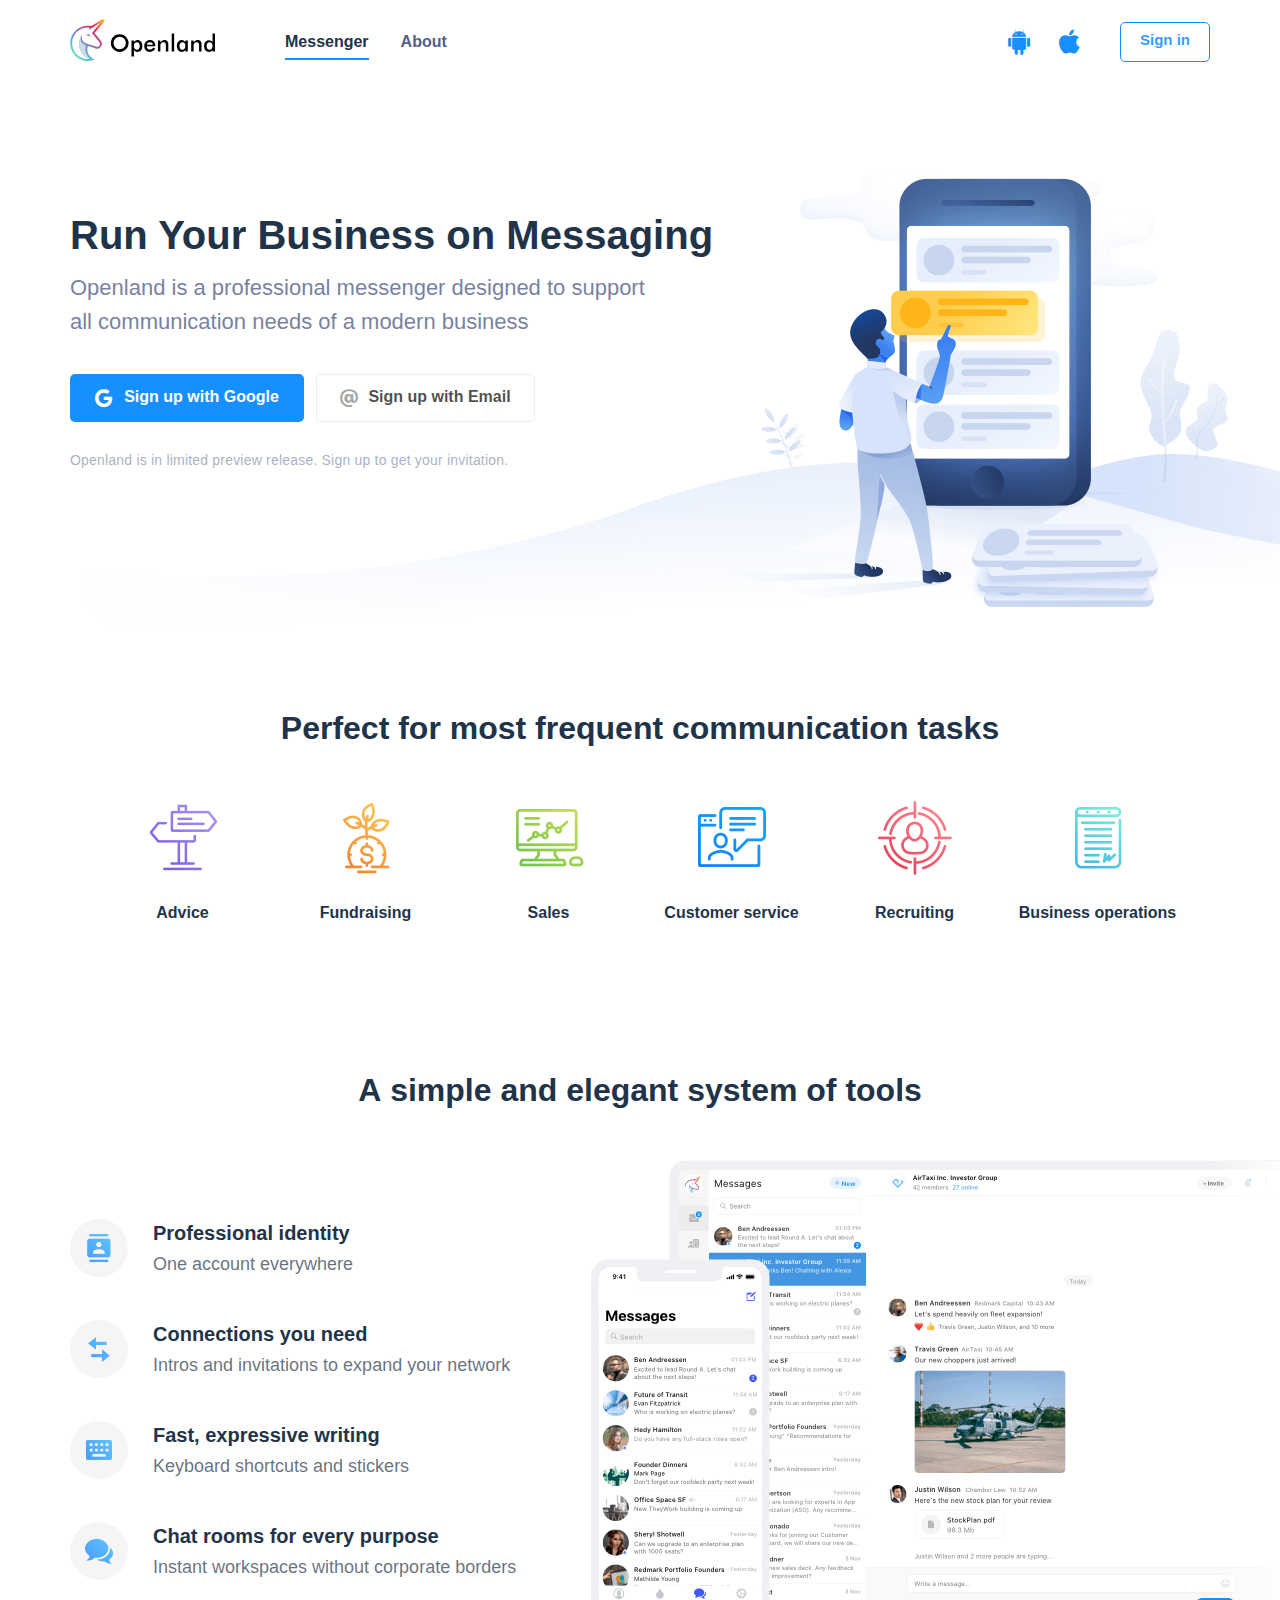
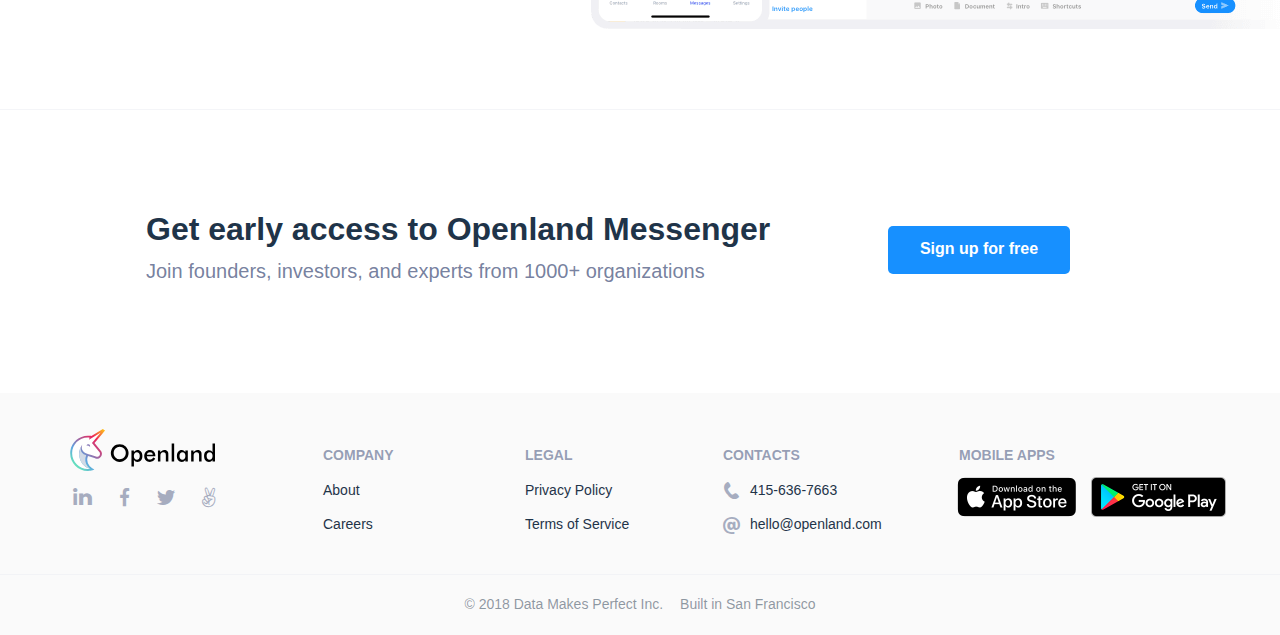
<file: index.html>
<!DOCTYPE html>
<html lang="en">
  <head>
    <meta charset="utf-8"/>
    <title>Openland · Modern Messenger for Work</title>
    <meta name="description" content="Openland is a professional messenger designed to support all communication needs of a modern business."/>
    <meta name="viewport" content="width=device-width, initial-scale=1.0, maximum-scale=1, user-scalable=no"/>
    <meta name="format-detection" content="telephone=no"/>
    <meta property="og:title" content="Openland · Modern Messenger for Work"/>
    <meta property="og:url" content="https://openland.com/"/>
    <meta property="og:description" content="Openland is a professional messenger designed to support all communication needs of a modern business."/>
    <meta property="og:image" content="https://openland.com/img/og-messenger-6.png"/>
    <link rel="shortcut icon" href="/favicon.ico"/>
    <link rel="icon" type="image/png" sizes="16x16" href="/favicons/favicon-16x16.png"/>
    <link rel="icon" type="image/png" sizes="32x32" href="/favicons/favicon-32x32.png"/>
    <link rel="icon" type="image/png" sizes="96x96" href="/favicons/favicon-96x96.png"/>
    <link rel="apple-touch-icon" sizes="57x57" href="/favicons/apple-icon-57x57.png"/>
    <link rel="apple-touch-icon" sizes="60x60" href="/favicons/apple-icon-60x60.png"/>
    <link rel="apple-touch-icon" sizes="72x72" href="/favicons/apple-icon-72x72.png"/>
    <link rel="apple-touch-icon" sizes="76x76" href="/favicons/apple-icon-76x76.png"/>
    <link rel="apple-touch-icon" sizes="114x114" href="/favicons/apple-icon-114x114.png"/>
    <link rel="apple-touch-icon" sizes="120x120" href="/favicons/apple-icon-120x120.png"/>
    <link rel="apple-touch-icon" sizes="144x144" href="/favicons/apple-icon-144x144.png"/>
    <link rel="apple-touch-icon" sizes="152x152" href="/favicons/apple-icon-152x152.png"/>
    <link rel="apple-touch-icon" sizes="180x180" href="/favicons/apple-icon-180x180.png"/>
    <link rel="manifest" href="/manifest.json"/>
    <meta name="msapplication-TileColor" content="#1790ff"/>
    <meta name="msapplication-TileImage" content="/favicons/ms-icon-144x144.png"/>
    <meta name="msapplication-square70x70logo" content="/favicons/ms-icon-70x70.png"/>
    <meta name="msapplication-square150x150logo" content="/favicons/ms-icon-150x150.png"/>
    <meta name="msapplication-square310x310logo" content="/favicons/ms-icon-310x310.png"/>
    <link rel="stylesheet" type="text/css" href="css/style.css?v=12"/>
  </head>
  <body>
    <div class="page" data-animate="load">
      <header class="header">
        <div class="container">
          <div class="header--in"><a class="header--logo" href="/"><img class="is-default" src="img/logotype.svg" alt=""/><img class="is-hover" src="img/logotype-hover.svg" alt=""/></a><a class="header--open" href="#"></a>
            <nav class="header--nav">
              <ul class="header--list">
                <li class="header--item is-active"><span>Messenger</span></li>
                <li class="header--item"><a href="/about">About</a></li>
              </ul>
            </nav>
            <div class="header--apps"><a class="header--app" href="https://oplnd.com/android" target="_blank"><i class="icon-android"></i></a><a class="header--app" href="https://oplnd.com/ios" target="_blank"><i class="icon-ios"></i></a></div>
            <div class="header--btn"><a class="btn" href="https://app.openland.com/signin" data-app="true" data-app-label="Go to the app" data-app-url="https://app.openland.com/" data-style="electric">Sign in</a></div>
          </div>
        </div>
      </header>
      <div class="page--box">
        <div class="intro">
          <div class="container">
            <div class="intro--title">Run Your Business on&nbsp;Messaging</div>
            <div class="intro--text">Openland is&nbsp;a&nbsp;professional messenger designed to&nbsp;support<br class="hidden-xs"> all communication needs of&nbsp;a&nbsp;modern business</div>
            <div class="intro--form">
              <div class="signup" data-signup="box">
                <div class="signup--variant is-shown" data-signup="google">
                  <div class="signup--btns">
                    <div class="signup--btn"><a class="btn is-block" href="https://app.openland.com/signup?google=true" data-style="primary"><i class="icon-google"></i>Sign up with Google</a></div>
                    <div class="signup--btn"><a class="btn is-block" href="#" data-signup="toggle" data-variant="mail" data-style="ghost"><i class="icon-mail"></i>Sign up with Email</a></div>
                  </div>
                </div>
                <div class="signup--variant" data-signup="mail">
                  <form class="signup--form" method="GET" action="https://app.openland.com/signup">
                    <input class="signup--input" type="text" name="email" placeholder="Email"/>
                    <button class="signup--submit" type="submit">Sign up</button>
                  </form><a class="signup--link" href="https://app.openland.com/signup?google=true">Sign up with Google</a>
                </div>
              </div>
            </div>
            <div class="intro--label">Openland is&nbsp;in&nbsp;limited preview release.<br class="visible-xs"> Sign up&nbsp;to&nbsp;get your invitation.</div>
          </div>
        </div>
        <div class="tasks">
          <div class="container">
            <div class="tasks--title">Perfect for most frequent communication tasks</div>
            <div class="tasks--items">
              <div class="tasks--item"><i class="tasks-01"></i><span>Advice</span></div>
              <div class="tasks--item"><i class="tasks-02"></i><span>Fundraising</span></div>
              <div class="tasks--item"><i class="tasks-03"></i><span>Sales</span></div>
              <div class="tasks--item"><i class="tasks-04"></i><span>Customer service</span></div>
              <div class="tasks--item"><i class="tasks-05"></i><span>Recruiting</span></div>
              <div class="tasks--item"><i class="tasks-06"></i><span>Business operations</span></div>
            </div>
          </div>
        </div>
        <div class="tools">
          <div class="container">
            <div class="tools--title hidden-xs">A&nbsp;simple and elegant system of&nbsp;tools</div>
            <div class="tools--title visible-xs">A&nbsp;simple and elegant system</div>
            <div class="tools--photo"></div>
            <div class="tools--items">
              <div class="tools--item"><i class="tools-01"></i><span>Professional identity</span>One account everywhere</div>
              <div class="tools--item"><i class="tools-02"></i><span>Connections you need</span>Intros and invitations to&nbsp;expand your network</div>
              <div class="tools--item"><i class="tools-03"></i><span>Fast, expressive writing</span>Keyboard shortcuts and stickers</div>
              <div class="tools--item"><i class="tools-04"></i><span>Chat rooms for every purpose</span>Instant workspaces without corporate borders</div>
            </div>
          </div>
        </div>
        <div class="access">
          <div class="container">
            <div class="access--box">
              <div class="access--title">Get early access to&nbsp;Openland&nbsp;Messenger</div>
              <div class="access--text">Join founders, investors, and experts from 1000+ organizations</div>
              <div class="access--btn"><a class="btn is-block" href="https://app.openland.com/signup" data-style="primary">Sign up for free</a></div>
            </div>
          </div>
        </div>
      </div>
      <footer class="footer">
        <div class="container">
          <div class="footer--box hidden-xs">
            <div class="footer--col">
              <div class="footer--logo"><img class="is-default" src="img/logotype.svg" alt=""/><img class="is-hover" src="img/logotype-hover.svg" alt=""/></div>
              <div class="footer--socials"><a class="footer--social" href="https://linkedin.com/company/openlandhq/" target="_blank"><i class="icon-lin"></i></a><a class="footer--social" href="https://facebook.com/openlandhq/" target="_blank"><i class="icon-fb"></i></a><a class="footer--social" href="https://twitter.com/OpenlandHQ" target="_blank"><i class="icon-tw"></i></a><a class="footer--social" href="https://angel.co/openland" target="_blank"><i class="icon-al"></i></a></div>
            </div>
            <div class="footer--col">
              <div class="footer--title">Company</div>
              <ul class="footer--links">
                <li><a href="/about">About</a></li>
                <li><a href="https://angel.co/openland/jobs" target="_blank">Careers</a></li>
              </ul>
            </div>
            <div class="footer--col">
              <div class="footer--title">Legal</div>
              <ul class="footer--links">
                <li><a href="/privacy">Privacy Policy</a></li>
                <li><a href="/terms">Terms of Service</a></li>
              </ul>
            </div>
            <div class="footer--col">
              <div class="footer--title">Contacts</div>
              <ul class="footer--links">
                <li><a href="tel:+14156367663"><i class="icon-phone"></i>415-636-7663</a></li>
                <li><a href="mailto:hello@openland.com"><i class="icon-mail"></i>hello@openland.com</a></li>
              </ul>
            </div>
            <div class="footer--col">
              <div class="footer--title">Mobile apps</div>
              <div class="footer--apps"><a class="footer--app is-apple" href="https://oplnd.com/ios" target="_blank"></a><a class="footer--app is-google" href="https://oplnd.com/android" target="_blank"></a></div>
            </div>
          </div>
          <div class="footer--wrapper visible-xs">
            <div class="footer--logo"><img class="is-default" src="img/logotype.svg" alt=""/><img class="is-hover" src="img/logotype-hover.svg" alt=""/></div>
            <div class="footer--box">
              <div class="footer--col">
                <div class="footer--title">Company</div>
                <ul class="footer--links">
                  <li><a href="/about">About</a></li>
                  <li><a href="https://angel.co/openland/jobs" target="_blank">Careers</a></li>
                </ul>
              </div>
              <div class="footer--col">
                <div class="footer--title">Contacts</div>
                <ul class="footer--links">
                  <li><a href="tel:+14156367663"><i class="icon-phone"></i>415-636-7663</a></li>
                  <li><a href="mailto:hello@openland.com"><i class="icon-mail"></i>hello@openland.com</a></li>
                </ul>
              </div>
              <div class="footer--col">
                <div class="footer--title">Legal</div>
                <ul class="footer--links">
                  <li><a href="/privacy">Privacy Policy</a></li>
                  <li><a href="/terms">Terms of Service</a></li>
                </ul>
              </div>
              <div class="footer--col">
                <div class="footer--title">Mobile apps</div>
                <div class="footer--apps"><a class="footer--app is-apple" href="https://oplnd.com/ios"></a><a class="footer--app is-google" href="https://oplnd.com/android"></a></div>
              </div>
            </div>
            <div class="footer--socials"><a class="footer--social" href="https://linkedin.com/company/openlandhq/" target="_blank"><i class="icon-lin"></i></a><a class="footer--social" href="https://facebook.com/openlandhq/" target="_blank"><i class="icon-fb"></i></a><a class="footer--social" href="https://twitter.com/OpenlandHQ" target="_blank"><i class="icon-tw"></i></a><a class="footer--social" href="https://angel.co/openland" target="_blank"><i class="icon-al"></i></a></div>
          </div>
        </div>
        <div class="footer--info">&copy; 2018 Data Makes Perfect Inc.<span>Built in San Francisco</span></div>
      </footer>
    </div>
    <div class="menu"><a class="menu--close" href="#"></a>
      <div class="menu--in">
        <div class="container">
          <ul class="menu--list">
            <li class="menu--item is-active"><span>Messenger</span></li>
            <li class="menu--item"><a href="/about">About</a></li><br/>
            <li class="menu--item"><a href="https://app.openland.com/signin">Sign in</a></li>
          </ul>
        </div>
      </div>
      <div class="menu--apps"><a class="menu--app" href="https://oplnd.com/android"><i class="icon-android"></i></a><a class="menu--app" href="https://oplnd.com/ios"><i class="icon-ios"></i></a></div>
    </div>
    <script type="text/javascript" src="js/jquery-1.11.1.min.js"></script>
    <script type="text/javascript" src="js/js.cookie.min.js"></script>
    <script type="text/javascript" src="js/jquery.sticky-kit.min.js"></script>
    <script type="text/javascript" src="js/scripts.js"></script>
    <!-- Yandex.Metrika counter-->
    <script type="text/javascript">
      (function (d, w, c) { (w[c] = w[c] || []).push(function() { try { w.yaCounter47431468 = new Ya.Metrika2({ id:47431468, clickmap:true, trackLinks:true, accurateTrackBounce:true, webvisor:true }); } catch(e) { } }); var n = d.getElementsByTagName("script")[0], s = d.createElement("script"), f = function () { n.parentNode.insertBefore(s, n); }; s.type = "text/javascript"; s.async = true; s.src = "https://mc.yandex.ru/metrika/tag.js"; if (w.opera == "[object Opera]") { d.addEventListener("DOMContentLoaded", f, false); } else { f(); } })(document, window, "yandex_metrika_callbacks2");
      
    </script>
    <noscript>
      <div><img src="https://mc.yandex.ru/watch/47431468" style="position:absolute; left:-9999px;" alt=""></div>
    </noscript>
    <!-- /Yandex.Metrika counter-->
    <!-- Global site tag (gtag.js) - Google Analytics-->
    <script async src="https://www.googletagmanager.com/gtag/js?id=UA-115370014-1"></script>
    <script>
      window.dataLayer = window.dataLayer || [];
      function gtag(){dataLayer.push(arguments);}
      gtag('js', new Date());
      
      gtag('config', 'UA-115370014-1');
      
    </script>
  </body>
</html>
</file>
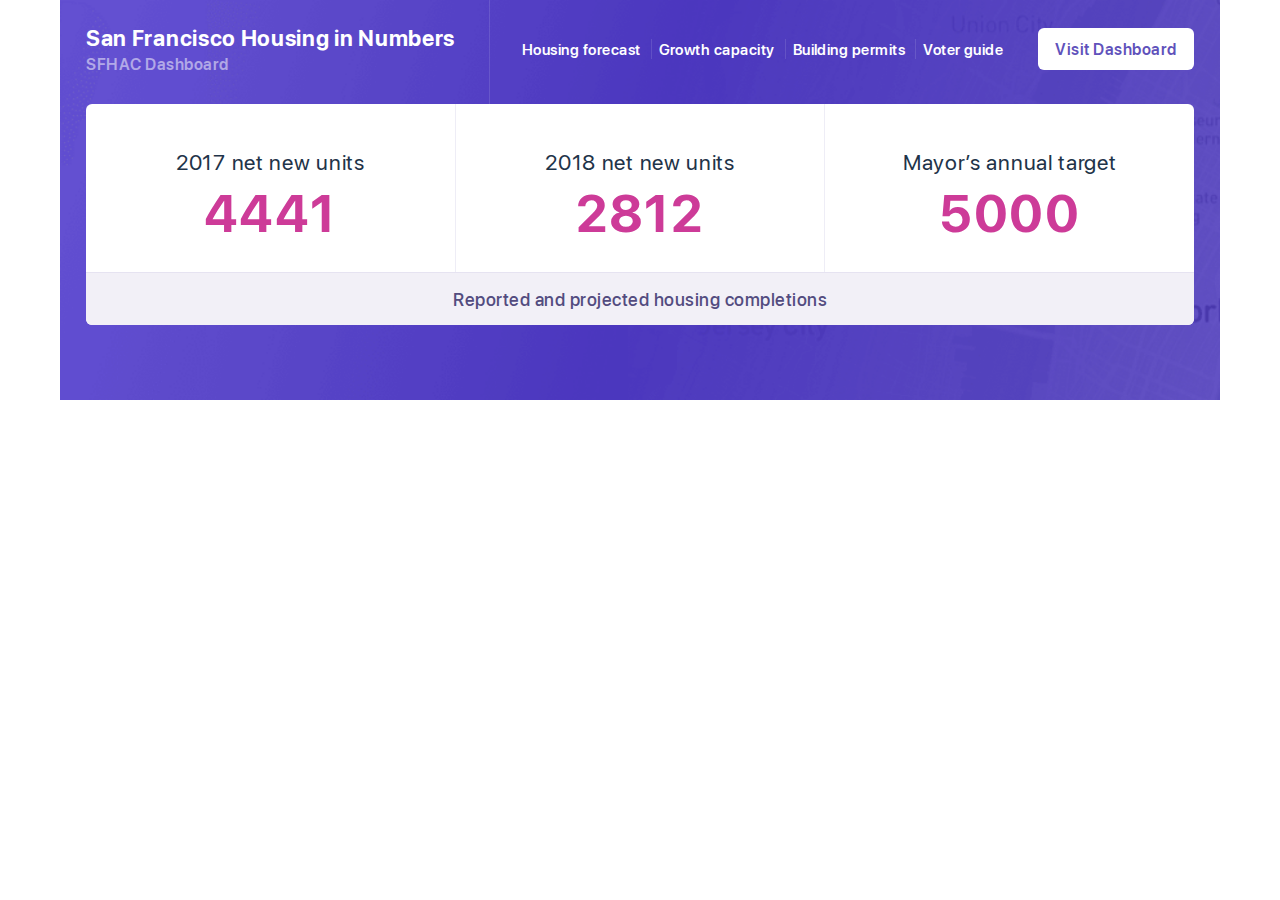
<file: sfhac-widget/index.html>
<!DOCTYPE html>
<html>
  <head>
    <meta charset="utf-8"/>
    <title>SFHAC Dashboard | San Francisco Housing in Numbers</title>
    <meta name="description" content="Statistics on housing production, building permits, and growth capacity in San Francisco"/>
    <meta name="viewport" content="width=device-width, initial-scale=1.0, maximum-scale=1, user-scalable=no"/>
    <meta name="format-detection" content="telephone=no"/>
    <meta property="og:title" content="SFHAC Dashboard | San Francisco Housing in Numbers"/>
    <meta property="og:url" content="https://openland.com/sfhac"/>
    <meta property="og:description" content="Statistics on housing production, building permits, and growth capacity in San Francisco"/>
    <meta property="og:image" content="https://openland.com/sfhac/img/og.png"/>
    <link rel="shortcut icon" href="/favicon.ico"/>
    <link rel="icon" type="image/png" sizes="16x16" href="/favicons/favicon-16x16.png"/>
    <link rel="icon" type="image/png" sizes="32x32" href="/favicons/favicon-32x32.png"/>
    <link rel="icon" type="image/png" sizes="96x96" href="/favicons/favicon-96x96.png"/>
    <link rel="apple-touch-icon" sizes="57x57" href="/favicons/apple-icon-57x57.png"/>
    <link rel="apple-touch-icon" sizes="60x60" href="/favicons/apple-icon-60x60.png"/>
    <link rel="apple-touch-icon" sizes="72x72" href="/favicons/apple-icon-72x72.png"/>
    <link rel="apple-touch-icon" sizes="76x76" href="/favicons/apple-icon-76x76.png"/>
    <link rel="apple-touch-icon" sizes="114x114" href="/favicons/apple-icon-114x114.png"/>
    <link rel="apple-touch-icon" sizes="120x120" href="/favicons/apple-icon-120x120.png"/>
    <link rel="apple-touch-icon" sizes="144x144" href="/favicons/apple-icon-144x144.png"/>
    <link rel="apple-touch-icon" sizes="152x152" href="/favicons/apple-icon-152x152.png"/>
    <link rel="apple-touch-icon" sizes="180x180" href="/favicons/apple-icon-180x180.png"/>
    <link rel="manifest" href="/manifest.json"/>
    <meta name="msapplication-TileColor" content="#1790ff"/>
    <meta name="msapplication-TileImage" content="/favicons/ms-icon-144x144.png"/>
    <meta name="msapplication-square70x70logo" content="/favicons/ms-icon-70x70.png"/>
    <meta name="msapplication-square150x150logo" content="/favicons/ms-icon-150x150.png"/>
    <meta name="msapplication-square310x310logo" content="/favicons/ms-icon-310x310.png"/>
    <link rel="stylesheet" type="text/css" href="css/style.css?v=12"/>
  </head>
  <body>
    <div class="ol-page">
      <!-- widget #2 start-->
      <div class="ol-sfhac with-counters">
        <div class="ol-sfhac--title">San Francisco Housing in&nbsp;Numbers</div>
        <div class="ol-sfhac--text">SFHAC Dashboard</div>
        <div class="ol-sfhac--features">
          <div class="ol-sfhac--feature">Housing forecast</div>
          <div class="ol-sfhac--feature">Growth capacity</div>
          <div class="ol-sfhac--feature">Building permits</div>
          <div class="ol-sfhac--feature">Voter guide</div>
        </div>
        <div class="ol-sfhac--btn"><a href="#">Visit Dashboard</a></div>
        <div class="ol-sfhac--counters">
          <div class="ol-sfhac--cols">
            <div class="ol-sfhac--counter">2017 net new units<span>4441</span></div>
            <div class="ol-sfhac--counter">2018 net new units<span>2812</span></div>
            <div class="ol-sfhac--counter">Mayor’s annual target<span>5000</span></div>
          </div>
          <div class="ol-sfhac--label">Reported and projected housing completions</div>
        </div>
      </div>
      <!-- widget #2 end-->
    </div>
  </body>
</html>
</file>
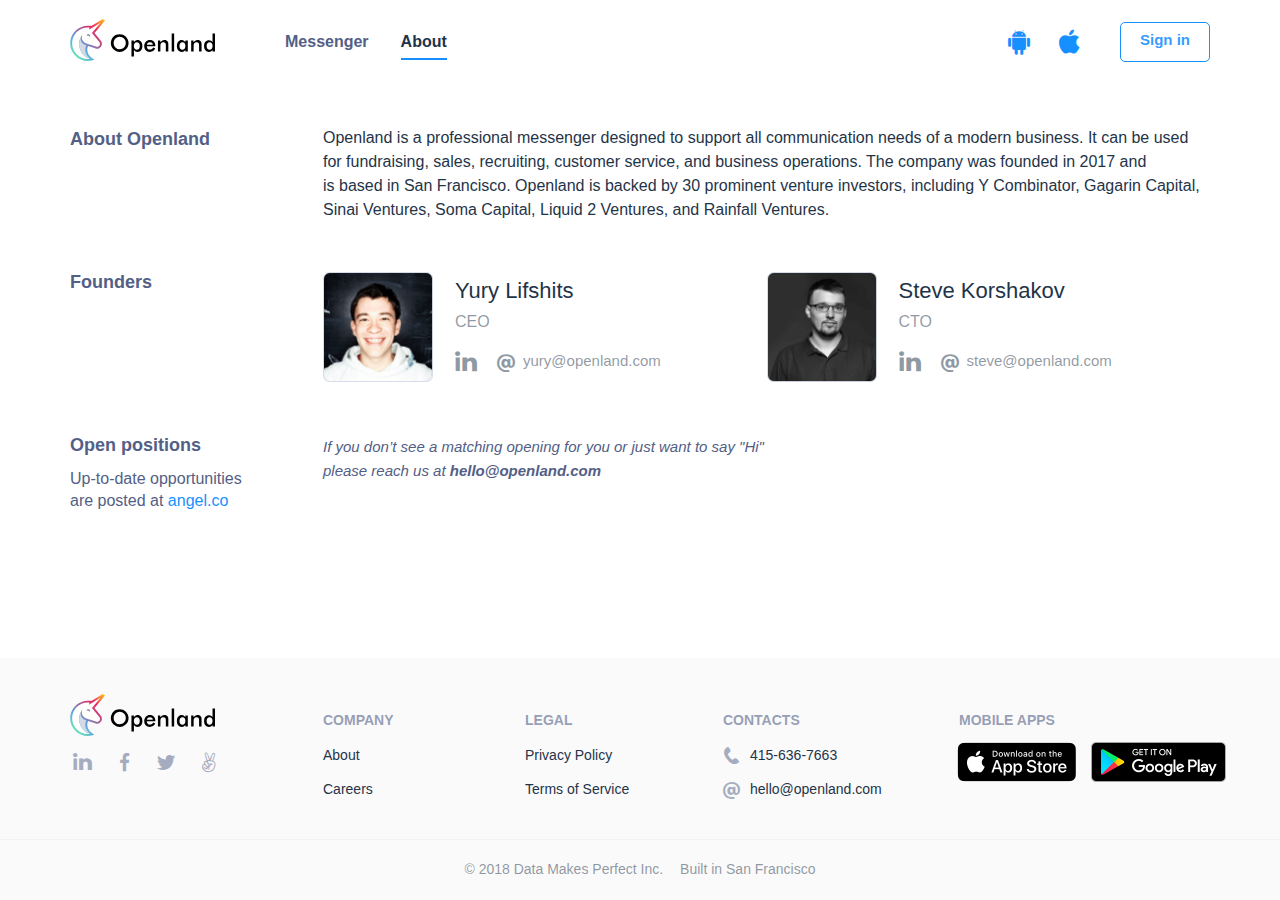
<file: about.html>
<!DOCTYPE html>
<html lang="en">
  <head>
    <meta charset="utf-8"/>
    <title>Openland · About</title>
    <meta name="description" content="Openland is a professional messenger designed to support all communication needs of a modern business. It can be used for fundraising, sales, recruiting, customer service, and business operations. The company is backed by 30 prominent venture investors, including Y Combinator, Gagarin Capital, Sinai Ventures, Soma Capital, Liquid 2 Ventures, and Rainfall Ventures."/>
    <meta name="viewport" content="width=device-width, initial-scale=1.0, maximum-scale=1, user-scalable=no"/>
    <meta name="format-detection" content="telephone=no"/>
    <meta property="og:title" content="Openland · About"/>
    <meta property="og:url" content="https://openland.com/about"/>
    <meta property="og:description" content="Openland is a professional messenger designed to support all communication needs of a modern business. It can be used for fundraising, sales, recruiting, customer service, and business operations. The company is backed by 30 prominent venture investors, including Y Combinator, Gagarin Capital, Sinai Ventures, Soma Capital, Liquid 2 Ventures, and Rainfall Ventures."/>
    <meta property="og:image" content="https://openland.com/img/og-messenger-6.png"/>
    <link rel="shortcut icon" href="/favicon.ico"/>
    <link rel="icon" type="image/png" sizes="16x16" href="/favicons/favicon-16x16.png"/>
    <link rel="icon" type="image/png" sizes="32x32" href="/favicons/favicon-32x32.png"/>
    <link rel="icon" type="image/png" sizes="96x96" href="/favicons/favicon-96x96.png"/>
    <link rel="apple-touch-icon" sizes="57x57" href="/favicons/apple-icon-57x57.png"/>
    <link rel="apple-touch-icon" sizes="60x60" href="/favicons/apple-icon-60x60.png"/>
    <link rel="apple-touch-icon" sizes="72x72" href="/favicons/apple-icon-72x72.png"/>
    <link rel="apple-touch-icon" sizes="76x76" href="/favicons/apple-icon-76x76.png"/>
    <link rel="apple-touch-icon" sizes="114x114" href="/favicons/apple-icon-114x114.png"/>
    <link rel="apple-touch-icon" sizes="120x120" href="/favicons/apple-icon-120x120.png"/>
    <link rel="apple-touch-icon" sizes="144x144" href="/favicons/apple-icon-144x144.png"/>
    <link rel="apple-touch-icon" sizes="152x152" href="/favicons/apple-icon-152x152.png"/>
    <link rel="apple-touch-icon" sizes="180x180" href="/favicons/apple-icon-180x180.png"/>
    <link rel="manifest" href="/manifest.json"/>
    <meta name="msapplication-TileColor" content="#1790ff"/>
    <meta name="msapplication-TileImage" content="/favicons/ms-icon-144x144.png"/>
    <meta name="msapplication-square70x70logo" content="/favicons/ms-icon-70x70.png"/>
    <meta name="msapplication-square150x150logo" content="/favicons/ms-icon-150x150.png"/>
    <meta name="msapplication-square310x310logo" content="/favicons/ms-icon-310x310.png"/>
    <link rel="stylesheet" type="text/css" href="css/style.css?v=12"/>
  </head>
  <body>
    <div class="page" data-animate="load">
      <header class="header">
        <div class="container">
          <div class="header--in"><a class="header--logo" href="/"><img class="is-default" src="img/logotype.svg" alt=""/><img class="is-hover" src="img/logotype-hover.svg" alt=""/></a><a class="header--open" href="#"></a>
            <nav class="header--nav">
              <ul class="header--list">
                <li class="header--item"><a href="/">Messenger</a></li>
                <li class="header--item is-active"><span>About</span></li>
              </ul>
            </nav>
            <div class="header--apps"><a class="header--app" href="https://oplnd.com/android" target="_blank"><i class="icon-android"></i></a><a class="header--app" href="https://oplnd.com/ios" target="_blank"><i class="icon-ios"></i></a></div>
            <div class="header--btn"><a class="btn" href="https://app.openland.com/signin" data-app="true" data-app-label="Go to the app" data-app-url="https://app.openland.com/" data-style="electric">Sign in</a></div>
          </div>
        </div>
      </header>
      <div class="page--box">
        <div class="container">
          <div class="about">
            <div class="about--row">
              <div class="about--label">About Openland</div>
              <div class="about--box">
                <div class="about--text">
                  <p>Openland is&nbsp;a&nbsp;professional messenger designed to&nbsp;support all communication needs of&nbsp;a&nbsp;modern business. It&nbsp;can be&nbsp;used for fundraising, sales, recruiting, customer service, and business operations. The company was founded in&nbsp;2017 and is&nbsp;based in&nbsp;San Francisco. Openland is&nbsp;backed by&nbsp;30&nbsp;prominent venture investors, including Y&nbsp;Combinator, Gagarin Capital, Sinai Ventures, Soma Capital, Liquid 2&nbsp;Ventures, and Rainfall Ventures.</p>
                </div>
              </div>
            </div>
            <div class="about--row">
              <div class="about--label">Founders</div>
              <div class="about--box">
                <div class="members">
                  <div class="member">
                    <div class="member--photo"><img src="/img/yury.png" alt=""></div>
                    <div class="member--info">
                      <div class="member--name">Yury Lifshits</div>
                      <div class="member--position">CEO</div>
                      <div class="member--links"><a class="member--link" href="https://www.linkedin.com/in/lifshits/"><i class="icon-lin"></i></a><a class="member--link" href="mailto:yury@openland.com"><i class="icon-mail"></i>yury@openland.com</a></div>
                    </div>
                  </div>
                  <div class="member">
                    <div class="member--photo"><img src="/img/steve.png" alt=""></div>
                    <div class="member--info">
                      <div class="member--name">Steve Korshakov</div>
                      <div class="member--position">CTO</div>
                      <div class="member--links"><a class="member--link" href="https://www.linkedin.com/in/ex3ndr/"><i class="icon-lin"></i></a><a class="member--link" href="mailto:steve@openland.com"><i class="icon-mail"></i>steve@openland.com</a></div>
                    </div>
                  </div>
                </div>
              </div>
            </div>
            <div class="about--row">
              <div class="about--label">Open positions
                <div class="about--info">Up-to-date opportunities are posted at&nbsp;<a href="https://angel.co/openland/jobs">angel.co</a></div>
              </div>
              <div class="about--box">
                <div class="about--additional">If&nbsp;you don&rsquo;t see a&nbsp;matching opening for you or&nbsp;just want to&nbsp;say "Hi"<br class="hidden-xs"> please reach&nbsp;us at&nbsp;<a href="mailto:hello@openland.com">hello@openland.com</a></div>
              </div>
            </div>
          </div>
        </div>
      </div>
      <footer class="footer">
        <div class="container">
          <div class="footer--box hidden-xs">
            <div class="footer--col">
              <div class="footer--logo"><img class="is-default" src="img/logotype.svg" alt=""/><img class="is-hover" src="img/logotype-hover.svg" alt=""/></div>
              <div class="footer--socials"><a class="footer--social" href="https://linkedin.com/company/openlandhq/" target="_blank"><i class="icon-lin"></i></a><a class="footer--social" href="https://facebook.com/openlandhq/" target="_blank"><i class="icon-fb"></i></a><a class="footer--social" href="https://twitter.com/OpenlandHQ" target="_blank"><i class="icon-tw"></i></a><a class="footer--social" href="https://angel.co/openland" target="_blank"><i class="icon-al"></i></a></div>
            </div>
            <div class="footer--col">
              <div class="footer--title">Company</div>
              <ul class="footer--links">
                <li><a href="/about">About</a></li>
                <li><a href="https://angel.co/openland/jobs" target="_blank">Careers</a></li>
              </ul>
            </div>
            <div class="footer--col">
              <div class="footer--title">Legal</div>
              <ul class="footer--links">
                <li><a href="/privacy">Privacy Policy</a></li>
                <li><a href="/terms">Terms of Service</a></li>
              </ul>
            </div>
            <div class="footer--col">
              <div class="footer--title">Contacts</div>
              <ul class="footer--links">
                <li><a href="tel:+14156367663"><i class="icon-phone"></i>415-636-7663</a></li>
                <li><a href="mailto:hello@openland.com"><i class="icon-mail"></i>hello@openland.com</a></li>
              </ul>
            </div>
            <div class="footer--col">
              <div class="footer--title">Mobile apps</div>
              <div class="footer--apps"><a class="footer--app is-apple" href="https://oplnd.com/ios" target="_blank"></a><a class="footer--app is-google" href="https://oplnd.com/android" target="_blank"></a></div>
            </div>
          </div>
          <div class="footer--wrapper visible-xs">
            <div class="footer--logo"><img class="is-default" src="img/logotype.svg" alt=""/><img class="is-hover" src="img/logotype-hover.svg" alt=""/></div>
            <div class="footer--box">
              <div class="footer--col">
                <div class="footer--title">Company</div>
                <ul class="footer--links">
                  <li><a href="/about">About</a></li>
                  <li><a href="https://angel.co/openland/jobs" target="_blank">Careers</a></li>
                </ul>
              </div>
              <div class="footer--col">
                <div class="footer--title">Contacts</div>
                <ul class="footer--links">
                  <li><a href="tel:+14156367663"><i class="icon-phone"></i>415-636-7663</a></li>
                  <li><a href="mailto:hello@openland.com"><i class="icon-mail"></i>hello@openland.com</a></li>
                </ul>
              </div>
              <div class="footer--col">
                <div class="footer--title">Legal</div>
                <ul class="footer--links">
                  <li><a href="/privacy">Privacy Policy</a></li>
                  <li><a href="/terms">Terms of Service</a></li>
                </ul>
              </div>
              <div class="footer--col">
                <div class="footer--title">Mobile apps</div>
                <div class="footer--apps"><a class="footer--app is-apple" href="https://oplnd.com/ios"></a><a class="footer--app is-google" href="https://oplnd.com/android"></a></div>
              </div>
            </div>
            <div class="footer--socials"><a class="footer--social" href="https://linkedin.com/company/openlandhq/" target="_blank"><i class="icon-lin"></i></a><a class="footer--social" href="https://facebook.com/openlandhq/" target="_blank"><i class="icon-fb"></i></a><a class="footer--social" href="https://twitter.com/OpenlandHQ" target="_blank"><i class="icon-tw"></i></a><a class="footer--social" href="https://angel.co/openland" target="_blank"><i class="icon-al"></i></a></div>
          </div>
        </div>
        <div class="footer--info">&copy; 2018 Data Makes Perfect Inc.<span>Built in San Francisco</span></div>
      </footer>
    </div>
    <div class="menu"><a class="menu--close" href="#"></a>
      <div class="menu--in">
        <div class="container">
          <ul class="menu--list">
            <li class="menu--item"><a href="/">Messenger</a></li>
            <li class="menu--item is-active"><span>About</span></li><br/>
            <li class="menu--item"><a href="https://app.openland.com/signin">Sign in</a></li>
          </ul>
        </div>
      </div>
      <div class="menu--apps"><a class="menu--app" href="https://oplnd.com/android"><i class="icon-android"></i></a><a class="menu--app" href="https://oplnd.com/ios"><i class="icon-ios"></i></a></div>
    </div>
    <script type="text/javascript" src="js/jquery-1.11.1.min.js"></script>
    <script type="text/javascript" src="js/js.cookie.min.js"></script>
    <script type="text/javascript" src="js/jquery.sticky-kit.min.js"></script>
    <script type="text/javascript" src="js/scripts.js"></script>
    <!-- Yandex.Metrika counter-->
    <script type="text/javascript">
      (function (d, w, c) { (w[c] = w[c] || []).push(function() { try { w.yaCounter47431468 = new Ya.Metrika2({ id:47431468, clickmap:true, trackLinks:true, accurateTrackBounce:true, webvisor:true }); } catch(e) { } }); var n = d.getElementsByTagName("script")[0], s = d.createElement("script"), f = function () { n.parentNode.insertBefore(s, n); }; s.type = "text/javascript"; s.async = true; s.src = "https://mc.yandex.ru/metrika/tag.js"; if (w.opera == "[object Opera]") { d.addEventListener("DOMContentLoaded", f, false); } else { f(); } })(document, window, "yandex_metrika_callbacks2");
      
    </script>
    <noscript>
      <div><img src="https://mc.yandex.ru/watch/47431468" style="position:absolute; left:-9999px;" alt=""></div>
    </noscript>
    <!-- /Yandex.Metrika counter-->
    <!-- Global site tag (gtag.js) - Google Analytics-->
    <script async src="https://www.googletagmanager.com/gtag/js?id=UA-115370014-1"></script>
    <script>
      window.dataLayer = window.dataLayer || [];
      function gtag(){dataLayer.push(arguments);}
      gtag('js', new Date());
      
      gtag('config', 'UA-115370014-1');
      
    </script>
  </body>
</html>
</file>
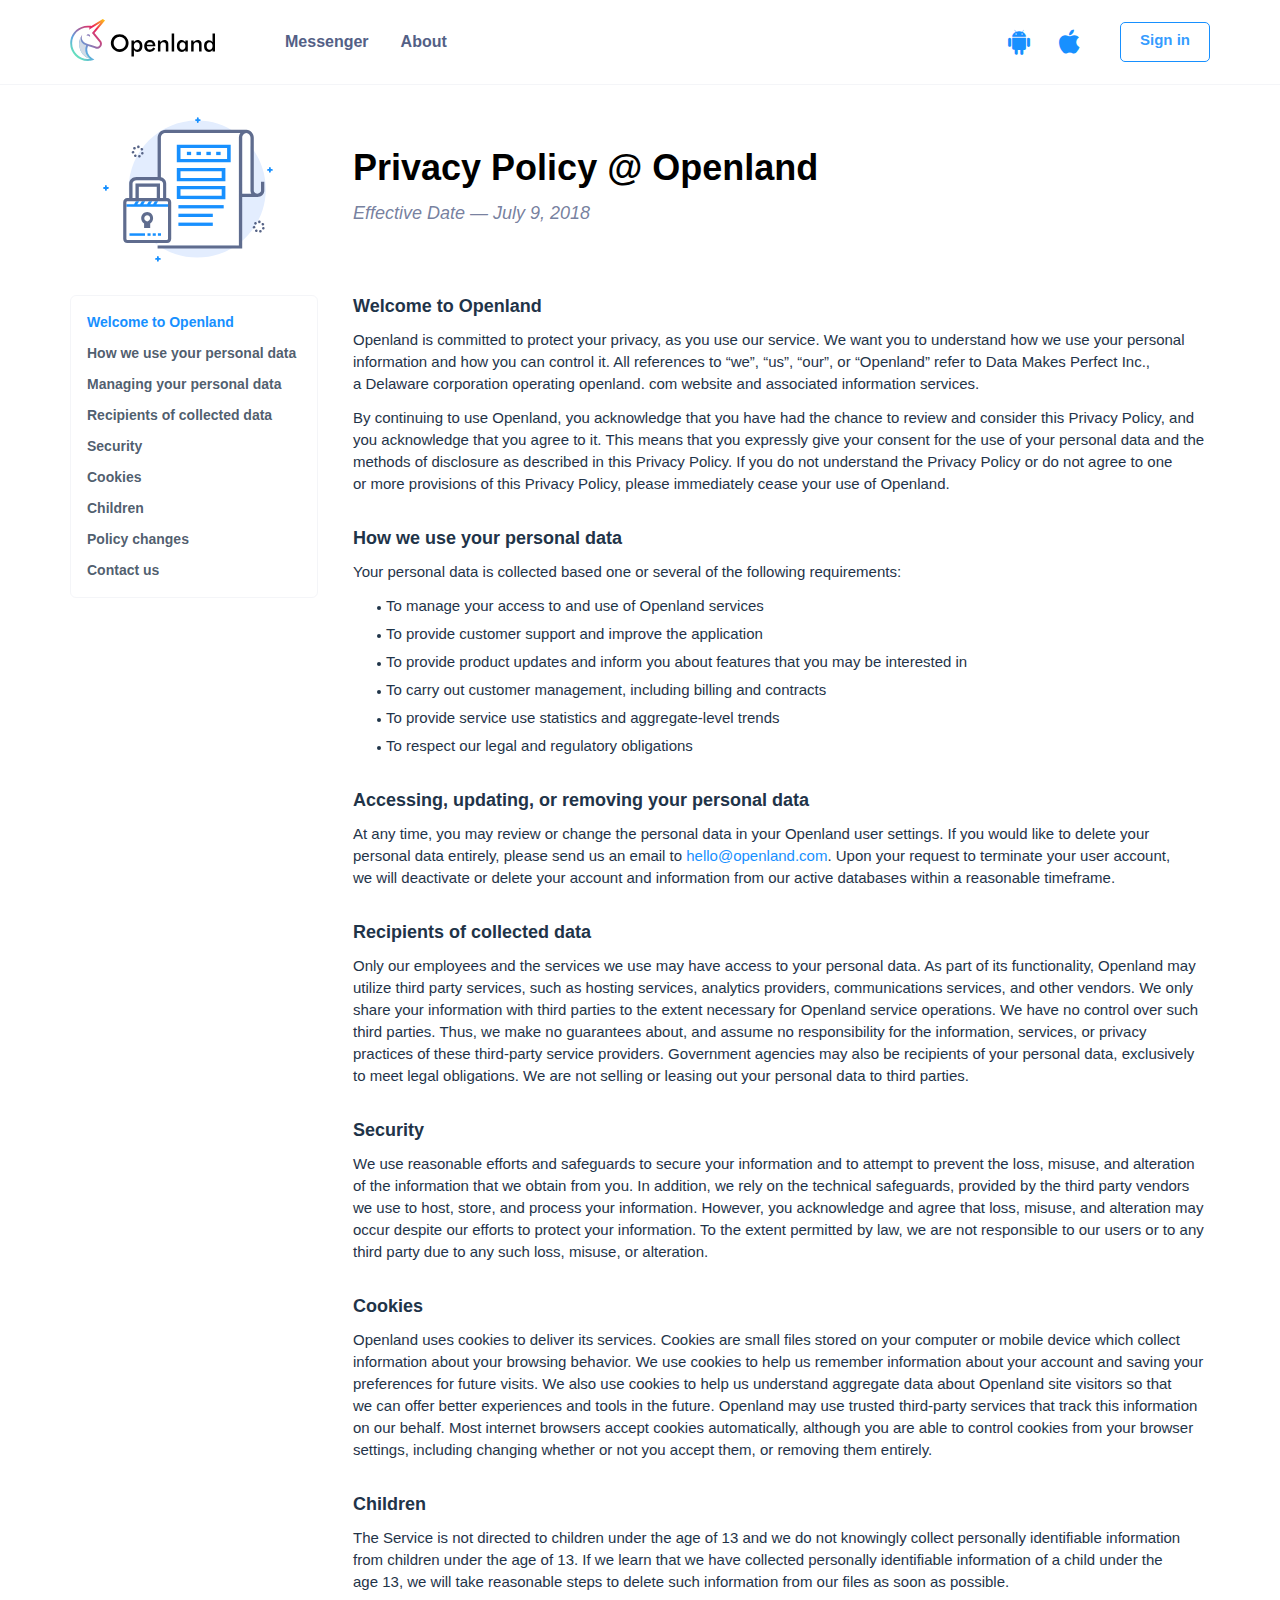
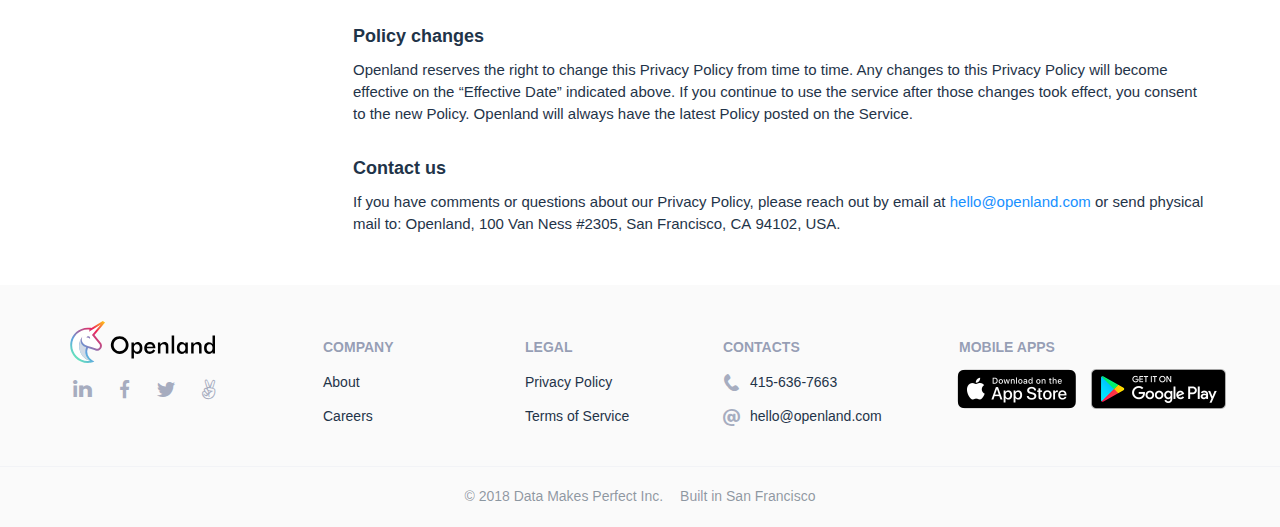
<file: privacy.html>
<!DOCTYPE html>
<html lang="en">
  <head>
    <meta charset="utf-8"/>
    <title>Openland · Privacy Policy</title>
    <meta name="description" content=""/>
    <meta name="viewport" content="width=device-width, initial-scale=1.0, maximum-scale=1, user-scalable=no"/>
    <meta name="format-detection" content="telephone=no"/>
    <meta property="og:title" content="Openland · Privacy Policy"/>
    <meta property="og:url" content="https://openland.com/privacy"/>
    <meta property="og:description" content=""/>
    <meta property="og:image" content="https://openland.com/img/og-messenger-6.png"/>
    <link rel="shortcut icon" href="/favicon.ico"/>
    <link rel="icon" type="image/png" sizes="16x16" href="/favicons/favicon-16x16.png"/>
    <link rel="icon" type="image/png" sizes="32x32" href="/favicons/favicon-32x32.png"/>
    <link rel="icon" type="image/png" sizes="96x96" href="/favicons/favicon-96x96.png"/>
    <link rel="apple-touch-icon" sizes="57x57" href="/favicons/apple-icon-57x57.png"/>
    <link rel="apple-touch-icon" sizes="60x60" href="/favicons/apple-icon-60x60.png"/>
    <link rel="apple-touch-icon" sizes="72x72" href="/favicons/apple-icon-72x72.png"/>
    <link rel="apple-touch-icon" sizes="76x76" href="/favicons/apple-icon-76x76.png"/>
    <link rel="apple-touch-icon" sizes="114x114" href="/favicons/apple-icon-114x114.png"/>
    <link rel="apple-touch-icon" sizes="120x120" href="/favicons/apple-icon-120x120.png"/>
    <link rel="apple-touch-icon" sizes="144x144" href="/favicons/apple-icon-144x144.png"/>
    <link rel="apple-touch-icon" sizes="152x152" href="/favicons/apple-icon-152x152.png"/>
    <link rel="apple-touch-icon" sizes="180x180" href="/favicons/apple-icon-180x180.png"/>
    <link rel="manifest" href="/manifest.json"/>
    <meta name="msapplication-TileColor" content="#1790ff"/>
    <meta name="msapplication-TileImage" content="/favicons/ms-icon-144x144.png"/>
    <meta name="msapplication-square70x70logo" content="/favicons/ms-icon-70x70.png"/>
    <meta name="msapplication-square150x150logo" content="/favicons/ms-icon-150x150.png"/>
    <meta name="msapplication-square310x310logo" content="/favicons/ms-icon-310x310.png"/>
    <link rel="stylesheet" type="text/css" href="css/style.css?v=12"/>
  </head>
  <body>
    <div class="page" data-animate="load">
      <header class="header">
        <div class="container">
          <div class="header--in"><a class="header--logo" href="/"><img class="is-default" src="img/logotype.svg" alt=""/><img class="is-hover" src="img/logotype-hover.svg" alt=""/></a><a class="header--open" href="#"></a>
            <nav class="header--nav">
              <ul class="header--list">
                <li class="header--item"><a href="/">Messenger</a></li>
                <li class="header--item"><a href="/about">About</a></li>
              </ul>
            </nav>
            <div class="header--apps"><a class="header--app" href="https://oplnd.com/android" target="_blank"><i class="icon-android"></i></a><a class="header--app" href="https://oplnd.com/ios" target="_blank"><i class="icon-ios"></i></a></div>
            <div class="header--btn"><a class="btn" href="https://app.openland.com/signin" data-app="true" data-app-label="Go to the app" data-app-url="https://app.openland.com/" data-style="electric">Sign in</a></div>
          </div>
        </div>
      </header>
      <div class="page--box">
        <div class="page--in">
          <div class="container">
            <div class="content">
              <div class="content--head">
                <div class="content--icon is-privacy"></div>
                <h1 class="content--title">Privacy Policy @&nbsp;Openland</h1>
                <p class="content--text">Effective Date — July 9, 2018</p>
              </div>
              <div class="content--wrap">
                <div class="content--side">
                  <div class="content--menu">
                    <ul>
                      <li class="is-active"><a class="js-scrollto" href="#block1">Welcome to&nbsp;Openland</a></li>
                      <li><a class="js-scrollto" href="#block2">How we&nbsp;use your personal data</a></li>
                      <li><a class="js-scrollto" href="#block3">Managing your personal data</a></li>
                      <li><a class="js-scrollto" href="#block4">Recipients of&nbsp;collected data</a></li>
                      <li><a class="js-scrollto" href="#block5">Security</a></li>
                      <li><a class="js-scrollto" href="#block6">Cookies</a></li>
                      <li><a class="js-scrollto" href="#block7">Children</a></li>
                      <li><a class="js-scrollto" href="#block8">Policy changes</a></li>
                      <li><a class="js-scrollto" href="#block9">Contact&nbsp;us</a></li>
                    </ul>
                  </div>
                </div>
                <div class="content--box">
                  <h2 id="block1">Welcome to&nbsp;Openland</h2>
                  <p>Openland is&nbsp;committed to&nbsp;protect your privacy, as&nbsp;you use our service. We&nbsp;want you to&nbsp;understand how we&nbsp;use your personal information and how you can control&nbsp;it. All references to&nbsp;&ldquo;we&rdquo;,&nbsp;&ldquo;us&rdquo;, &ldquo;our&rdquo;, or&nbsp;&ldquo;Openland&rdquo; refer to&nbsp;Data Makes Perfect Inc., a&nbsp;Delaware corporation operating openland. com website and associated information services.</p>
                  <p>By&nbsp;continuing to&nbsp;use Openland, you acknowledge that you have had the chance to&nbsp;review and consider this Privacy Policy, and you acknowledge that you agree to&nbsp;it. This means that you expressly give your consent for the use of&nbsp;your personal data and the methods of&nbsp;disclosure as&nbsp;described in&nbsp;this Privacy Policy. If&nbsp;you do&nbsp;not understand the Privacy Policy or&nbsp;do&nbsp;not agree to&nbsp;one or&nbsp;more provisions of&nbsp;this Privacy Policy, please immediately cease your use of&nbsp;Openland.</p>
                  <h2 id="block2">How we&nbsp;use your personal data</h2>
                  <p>Your personal data is&nbsp;collected based one or&nbsp;several of&nbsp;the following requirements:</p>
                  <ul>
                    <li>To&nbsp;manage your access to&nbsp;and use of&nbsp;Openland services</li>
                    <li>To&nbsp;provide customer support and improve the application</li>
                    <li>To&nbsp;provide product updates and inform you about features that you may be&nbsp;interested&nbsp;in</li>
                    <li>To&nbsp;carry out customer management, including billing and contracts</li>
                    <li>To&nbsp;provide service use statistics and aggregate-level trends</li>
                    <li>To&nbsp;respect our legal and regulatory obligations</li>
                  </ul>
                  <h2 id="block3">Accessing, updating, or&nbsp;removing your personal data</h2>
                  <p>At&nbsp;any time, you may review or&nbsp;change the personal data in&nbsp;your Openland user settings. If&nbsp;you would like to&nbsp;delete your personal data entirely, please send&nbsp;us an&nbsp;email to <a href="mailto:hello@openland.com">hello@openland.com</a>. Upon your request to&nbsp;terminate your user account, we&nbsp;will deactivate or&nbsp;delete your account and information from our active databases within a&nbsp;reasonable timeframe.</p>
                  <h2 id="block4">Recipients of&nbsp;collected data</h2>
                  <p>Only our employees and the services we&nbsp;use may have access to&nbsp;your personal data. As&nbsp;part of&nbsp;its functionality, Openland may utilize third party services, such as&nbsp;hosting services, analytics providers, communications services, and other vendors. We&nbsp;only share your information with third parties to&nbsp;the extent necessary for Openland service operations. We&nbsp;have no&nbsp;control over such third parties. Thus, we&nbsp;make no&nbsp;guarantees about, and assume no&nbsp;responsibility for the information, services, or&nbsp;privacy practices of&nbsp;these third-party service providers. Government agencies may also be&nbsp;recipients of&nbsp;your personal data, exclusively to&nbsp;meet legal obligations. We&nbsp;are not selling or&nbsp;leasing out your personal data to&nbsp;third parties.</p>
                  <h2 id="block5">Security</h2>
                  <p>We&nbsp;use reasonable efforts and safeguards to&nbsp;secure your information and to&nbsp;attempt to&nbsp;prevent the loss, misuse, and alteration of&nbsp;the information that we&nbsp;obtain from you. In&nbsp;addition, we&nbsp;rely on&nbsp;the technical safeguards, provided by&nbsp;the third party vendors we&nbsp;use to&nbsp;host, store, and process your information. However, you acknowledge and agree that loss, misuse, and alteration may occur despite our efforts to&nbsp;protect your information. To&nbsp;the extent permitted by&nbsp;law, we&nbsp;are not responsible to&nbsp;our users or&nbsp;to&nbsp;any third party due to&nbsp;any such loss, misuse, or&nbsp;alteration.</p>
                  <h2 id="block6">Cookies</h2>
                  <p>Openland uses cookies to&nbsp;deliver its services. Cookies are small files stored on&nbsp;your computer or&nbsp;mobile device which collect information about your browsing behavior. We&nbsp;use cookies to&nbsp;help&nbsp;us remember information about your account and saving your preferences for future visits. We&nbsp;also use cookies to&nbsp;help&nbsp;us understand aggregate data about Openland site visitors so&nbsp;that we&nbsp;can offer better experiences and tools in&nbsp;the future. Openland may use trusted third-party services that track this information on&nbsp;our behalf. Most internet browsers accept cookies automatically, although you are able to&nbsp;control cookies from your browser settings, including changing whether or&nbsp;not you accept them, or&nbsp;removing them entirely.</p>
                  <h2 id="block7">Children</h2>
                  <p>The Service is&nbsp;not directed to&nbsp;children under the age of&nbsp;13&nbsp;and we&nbsp;do&nbsp;not knowingly collect personally identifiable information from children under the age of&nbsp;13. If&nbsp;we&nbsp;learn that we&nbsp;have collected personally identifiable information of&nbsp;a&nbsp;child under the age&nbsp;13, we&nbsp;will take reasonable steps to&nbsp;delete such information from our files as&nbsp;soon as&nbsp;possible.</p>
                  <h2 id="block8">Policy changes</h2>
                  <p>Openland reserves the right to&nbsp;change this Privacy Policy from time to&nbsp;time. Any changes to&nbsp;this Privacy Policy will become effective on&nbsp;the &ldquo;Effective Date&rdquo; indicated above. If&nbsp;you continue to&nbsp;use the service after those changes took effect, you consent to&nbsp;the new Policy. Openland will always have the latest Policy posted on&nbsp;the Service.</p>
                  <h2 id="block9">Contact&nbsp;us</h2>
                  <p>If&nbsp;you have comments or&nbsp;questions about our Privacy Policy, please reach out by&nbsp;email at <a href="mailto:hello@openland.com">hello@openland.com</a> or&nbsp;send physical mail to: Openland, 100 Van Ness #2305, San Francisco, CA&nbsp;94102, USA.</p>
                </div>
              </div>
            </div>
          </div>
        </div>
      </div>
      <footer class="footer">
        <div class="container">
          <div class="footer--box hidden-xs">
            <div class="footer--col">
              <div class="footer--logo"><img class="is-default" src="img/logotype.svg" alt=""/><img class="is-hover" src="img/logotype-hover.svg" alt=""/></div>
              <div class="footer--socials"><a class="footer--social" href="https://linkedin.com/company/openlandhq/" target="_blank"><i class="icon-lin"></i></a><a class="footer--social" href="https://facebook.com/openlandhq/" target="_blank"><i class="icon-fb"></i></a><a class="footer--social" href="https://twitter.com/OpenlandHQ" target="_blank"><i class="icon-tw"></i></a><a class="footer--social" href="https://angel.co/openland" target="_blank"><i class="icon-al"></i></a></div>
            </div>
            <div class="footer--col">
              <div class="footer--title">Company</div>
              <ul class="footer--links">
                <li><a href="/about">About</a></li>
                <li><a href="https://angel.co/openland/jobs" target="_blank">Careers</a></li>
              </ul>
            </div>
            <div class="footer--col">
              <div class="footer--title">Legal</div>
              <ul class="footer--links">
                <li><a href="/privacy">Privacy Policy</a></li>
                <li><a href="/terms">Terms of Service</a></li>
              </ul>
            </div>
            <div class="footer--col">
              <div class="footer--title">Contacts</div>
              <ul class="footer--links">
                <li><a href="tel:+14156367663"><i class="icon-phone"></i>415-636-7663</a></li>
                <li><a href="mailto:hello@openland.com"><i class="icon-mail"></i>hello@openland.com</a></li>
              </ul>
            </div>
            <div class="footer--col">
              <div class="footer--title">Mobile apps</div>
              <div class="footer--apps"><a class="footer--app is-apple" href="https://oplnd.com/ios" target="_blank"></a><a class="footer--app is-google" href="https://oplnd.com/android" target="_blank"></a></div>
            </div>
          </div>
          <div class="footer--wrapper visible-xs">
            <div class="footer--logo"><img class="is-default" src="img/logotype.svg" alt=""/><img class="is-hover" src="img/logotype-hover.svg" alt=""/></div>
            <div class="footer--box">
              <div class="footer--col">
                <div class="footer--title">Company</div>
                <ul class="footer--links">
                  <li><a href="/about">About</a></li>
                  <li><a href="https://angel.co/openland/jobs" target="_blank">Careers</a></li>
                </ul>
              </div>
              <div class="footer--col">
                <div class="footer--title">Contacts</div>
                <ul class="footer--links">
                  <li><a href="tel:+14156367663"><i class="icon-phone"></i>415-636-7663</a></li>
                  <li><a href="mailto:hello@openland.com"><i class="icon-mail"></i>hello@openland.com</a></li>
                </ul>
              </div>
              <div class="footer--col">
                <div class="footer--title">Legal</div>
                <ul class="footer--links">
                  <li><a href="/privacy">Privacy Policy</a></li>
                  <li><a href="/terms">Terms of Service</a></li>
                </ul>
              </div>
              <div class="footer--col">
                <div class="footer--title">Mobile apps</div>
                <div class="footer--apps"><a class="footer--app is-apple" href="https://oplnd.com/ios"></a><a class="footer--app is-google" href="https://oplnd.com/android"></a></div>
              </div>
            </div>
            <div class="footer--socials"><a class="footer--social" href="https://linkedin.com/company/openlandhq/" target="_blank"><i class="icon-lin"></i></a><a class="footer--social" href="https://facebook.com/openlandhq/" target="_blank"><i class="icon-fb"></i></a><a class="footer--social" href="https://twitter.com/OpenlandHQ" target="_blank"><i class="icon-tw"></i></a><a class="footer--social" href="https://angel.co/openland" target="_blank"><i class="icon-al"></i></a></div>
          </div>
        </div>
        <div class="footer--info">&copy; 2018 Data Makes Perfect Inc.<span>Built in San Francisco</span></div>
      </footer>
    </div>
    <div class="menu"><a class="menu--close" href="#"></a>
      <div class="menu--in">
        <div class="container">
          <ul class="menu--list">
            <li class="menu--item"><a href="/">Messenger</a></li>
            <li class="menu--item"><a href="/about">About</a></li><br/>
            <li class="menu--item"><a href="https://app.openland.com/signin">Sign in</a></li>
          </ul>
        </div>
      </div>
      <div class="menu--apps"><a class="menu--app" href="https://oplnd.com/android"><i class="icon-android"></i></a><a class="menu--app" href="https://oplnd.com/ios"><i class="icon-ios"></i></a></div>
    </div>
    <script type="text/javascript" src="js/jquery-1.11.1.min.js"></script>
    <script type="text/javascript" src="js/js.cookie.min.js"></script>
    <script type="text/javascript" src="js/jquery.sticky-kit.min.js"></script>
    <script type="text/javascript" src="js/scripts.js"></script>
    <!-- Yandex.Metrika counter-->
    <script type="text/javascript">
      (function (d, w, c) { (w[c] = w[c] || []).push(function() { try { w.yaCounter47431468 = new Ya.Metrika2({ id:47431468, clickmap:true, trackLinks:true, accurateTrackBounce:true, webvisor:true }); } catch(e) { } }); var n = d.getElementsByTagName("script")[0], s = d.createElement("script"), f = function () { n.parentNode.insertBefore(s, n); }; s.type = "text/javascript"; s.async = true; s.src = "https://mc.yandex.ru/metrika/tag.js"; if (w.opera == "[object Opera]") { d.addEventListener("DOMContentLoaded", f, false); } else { f(); } })(document, window, "yandex_metrika_callbacks2");
      
    </script>
    <noscript>
      <div><img src="https://mc.yandex.ru/watch/47431468" style="position:absolute; left:-9999px;" alt=""></div>
    </noscript>
    <!-- /Yandex.Metrika counter-->
    <!-- Global site tag (gtag.js) - Google Analytics-->
    <script async src="https://www.googletagmanager.com/gtag/js?id=UA-115370014-1"></script>
    <script>
      window.dataLayer = window.dataLayer || [];
      function gtag(){dataLayer.push(arguments);}
      gtag('js', new Date());
      
      gtag('config', 'UA-115370014-1');
      
    </script>
  </body>
</html>
</file>
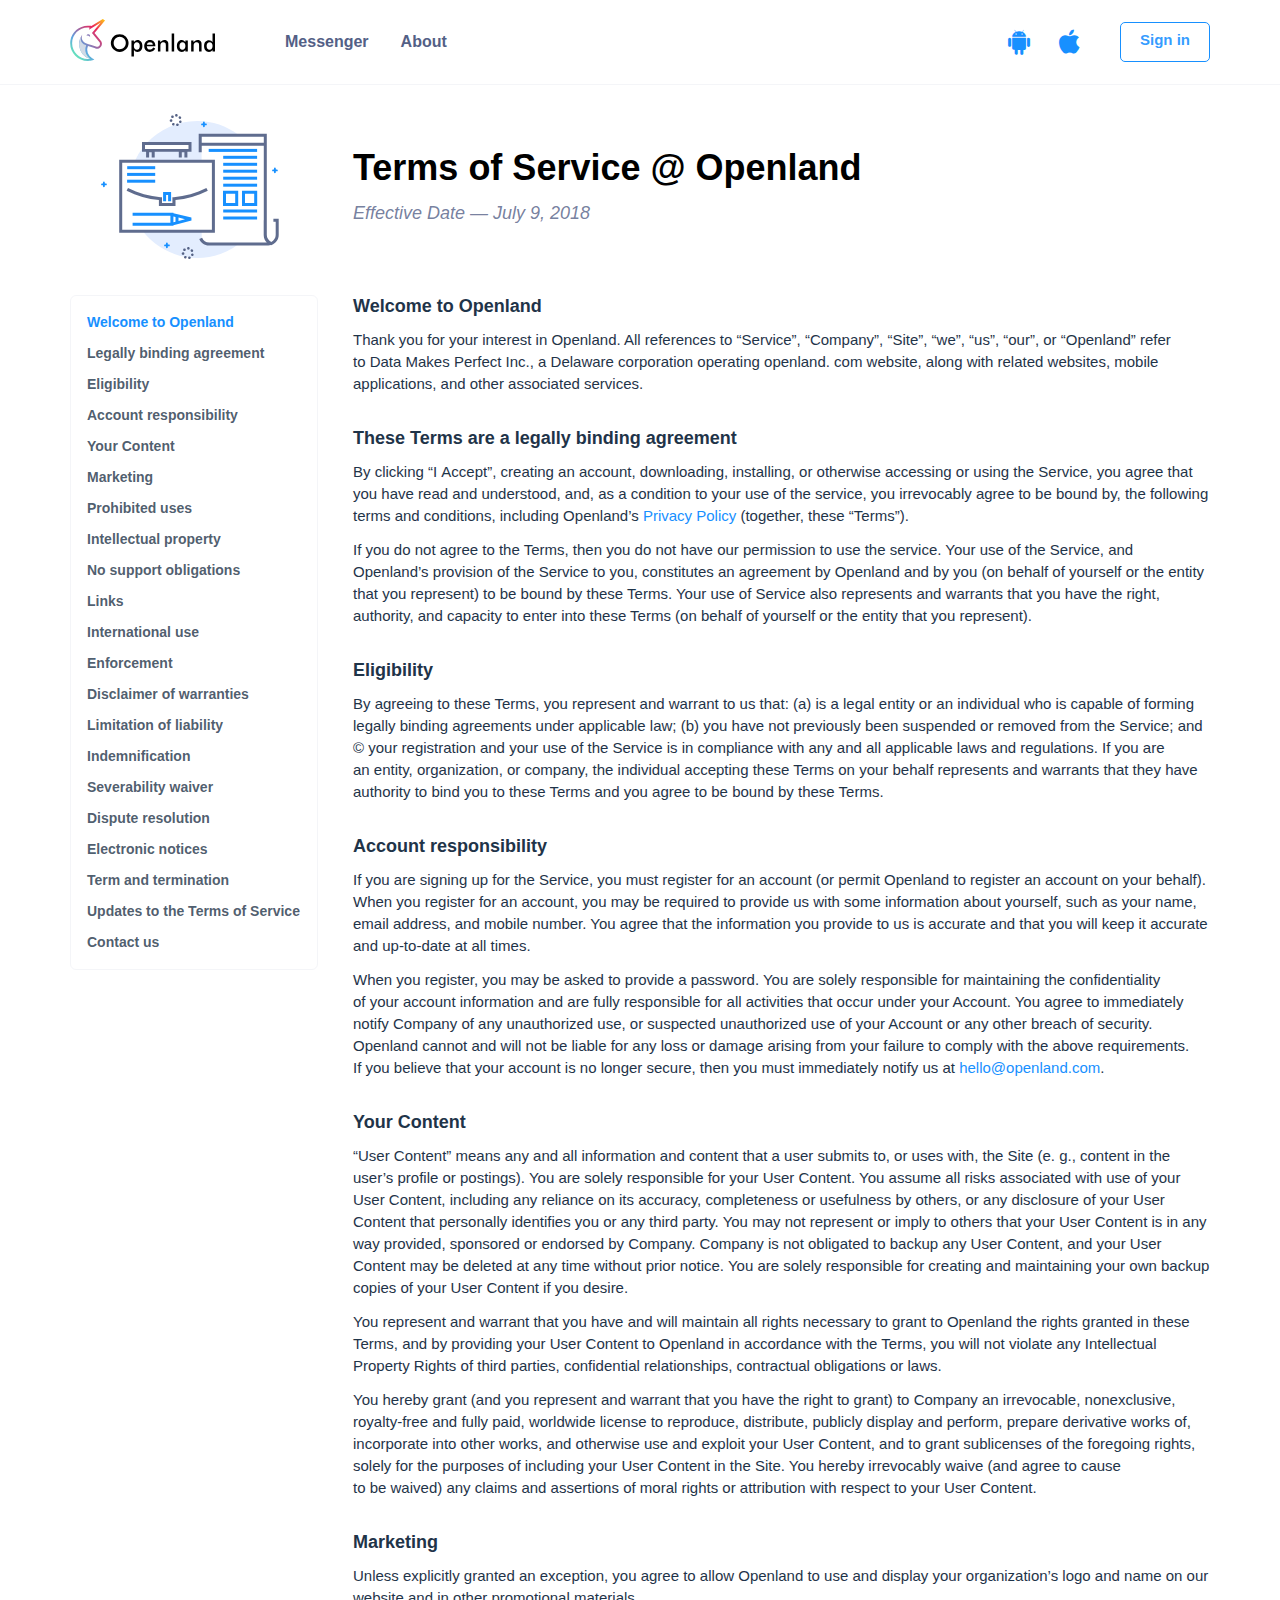
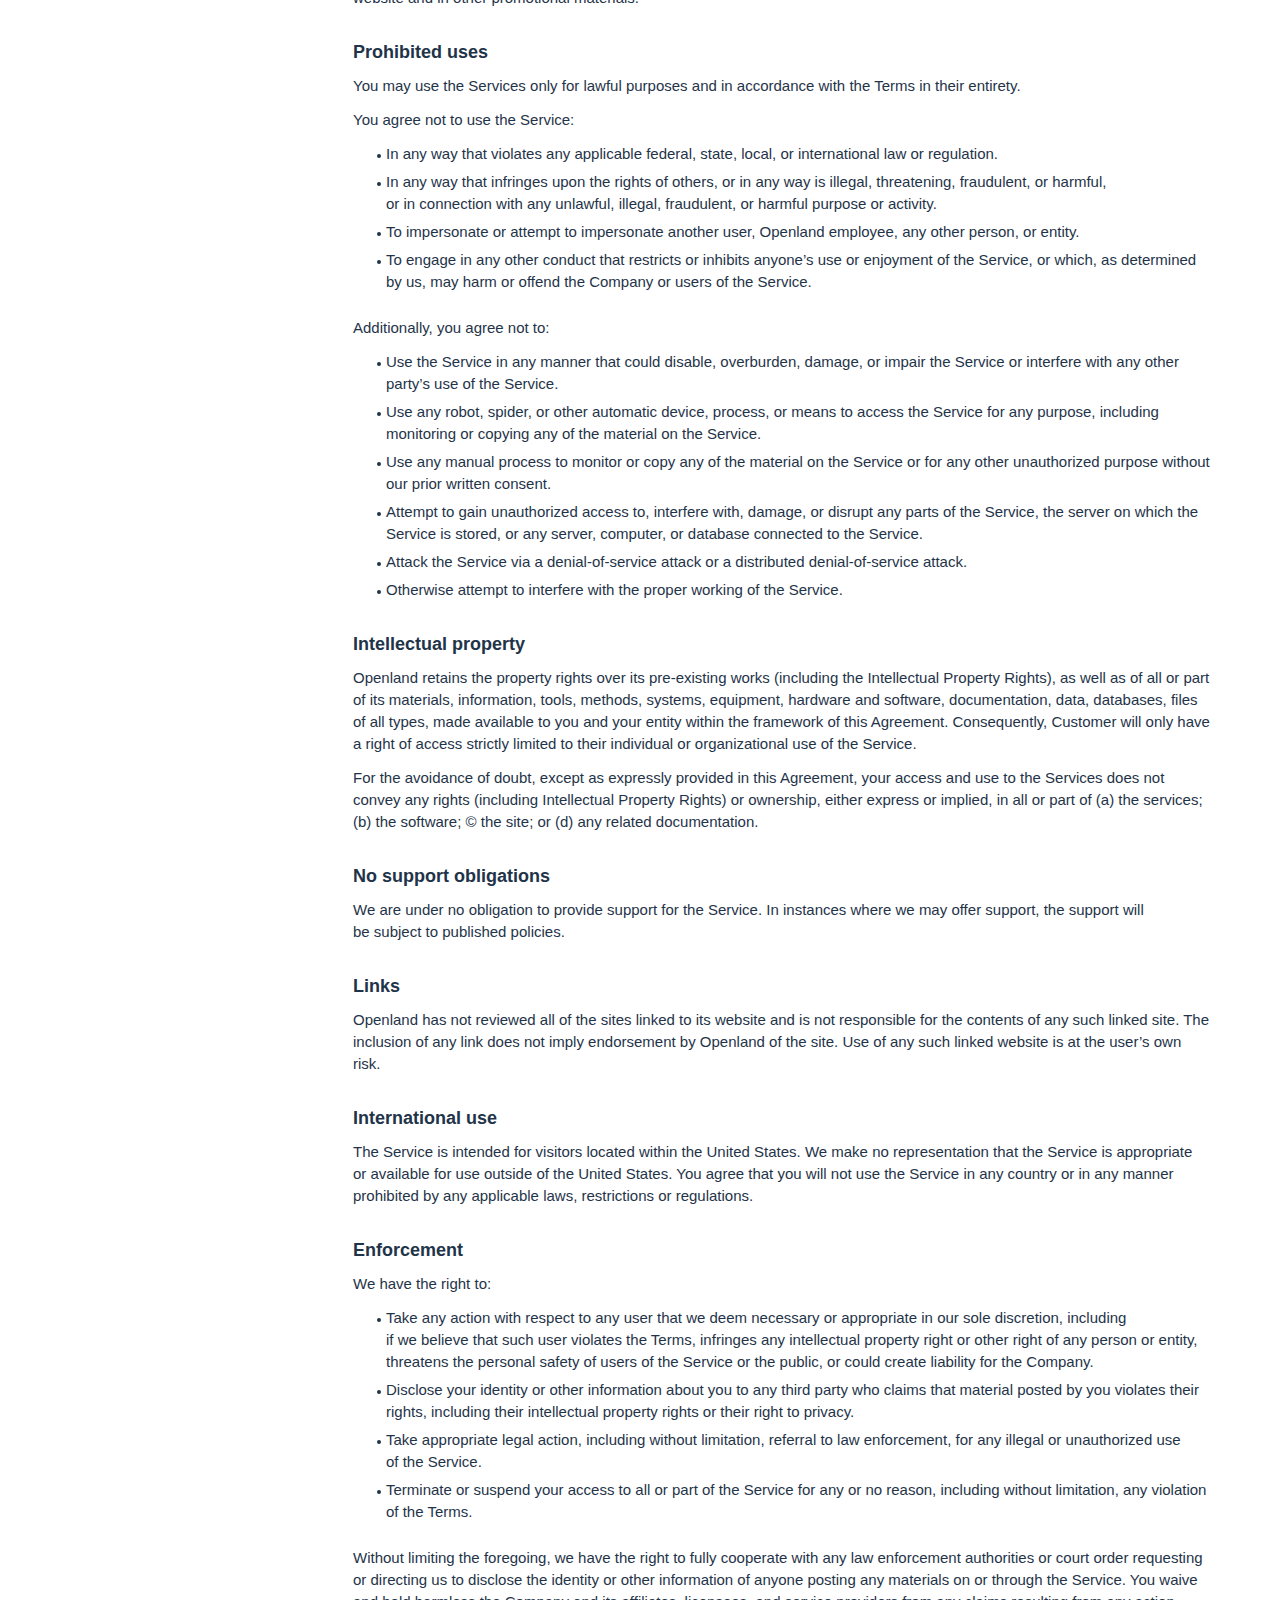
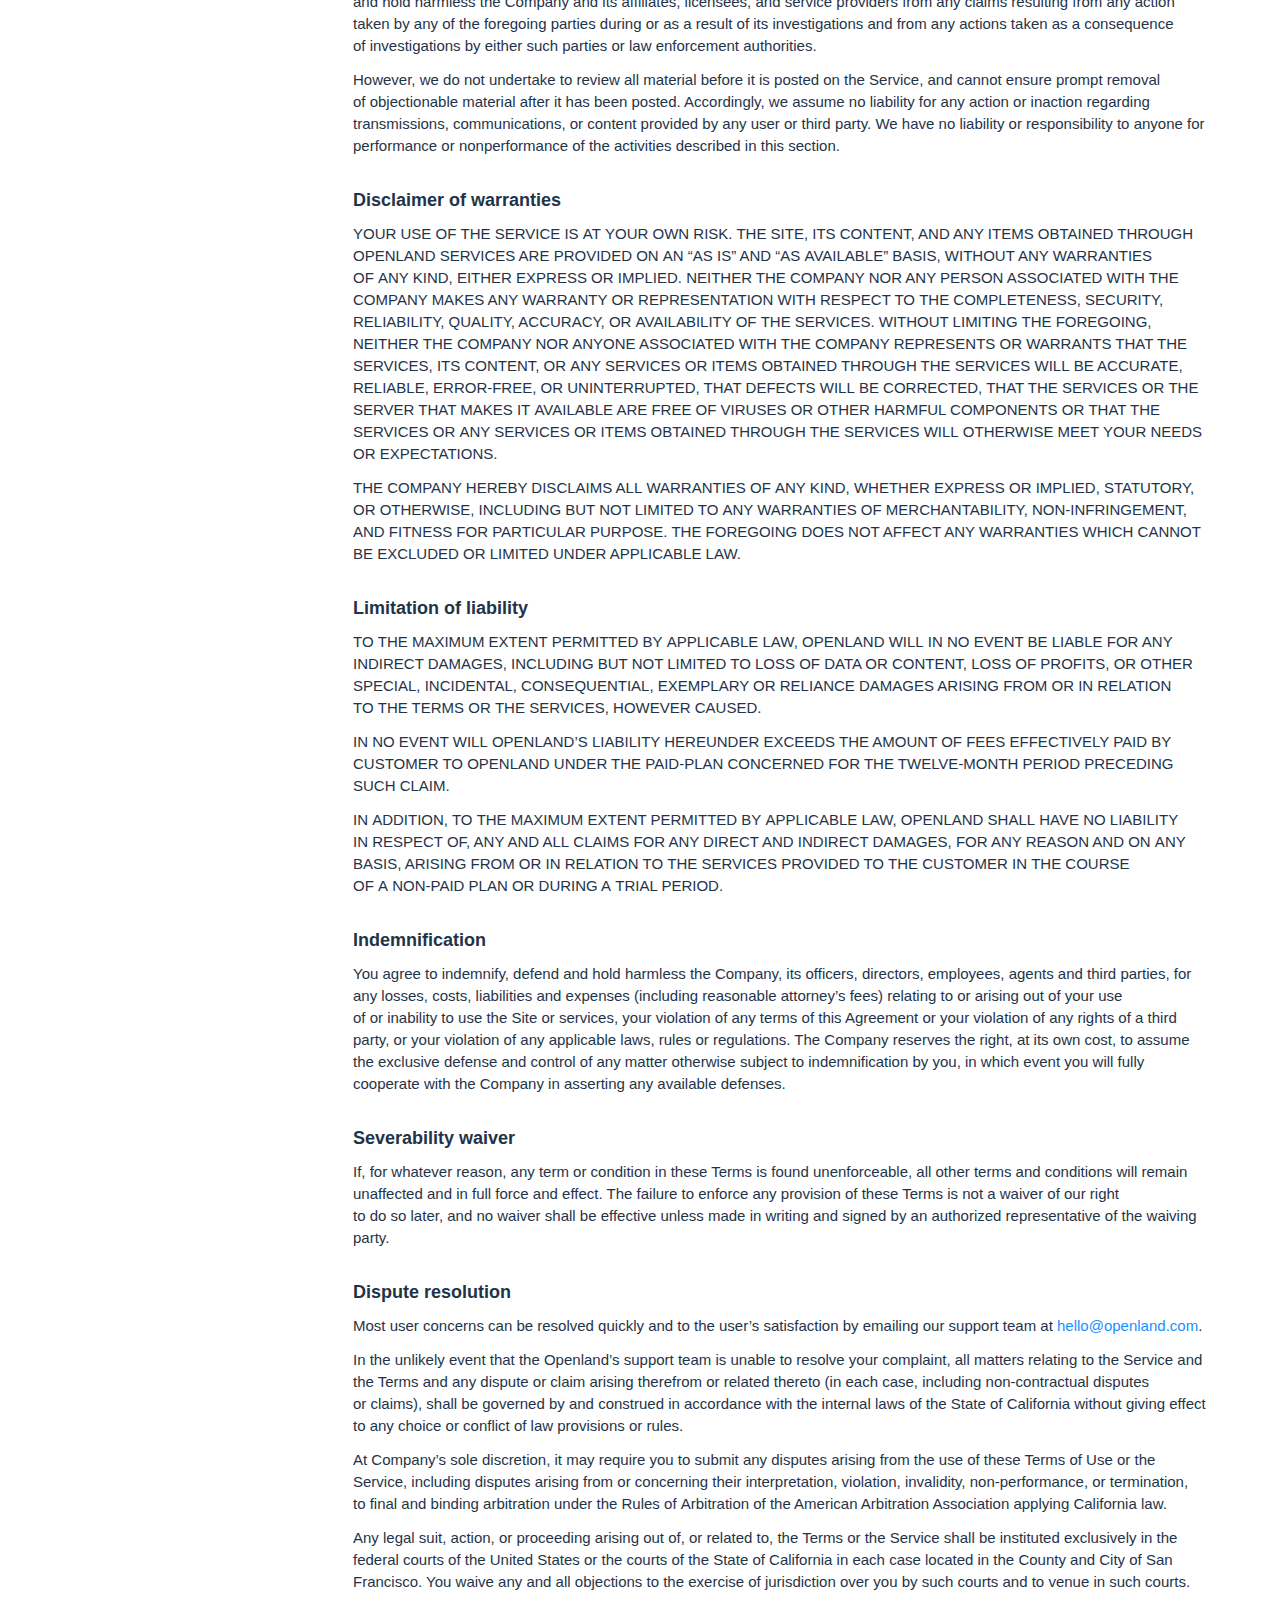
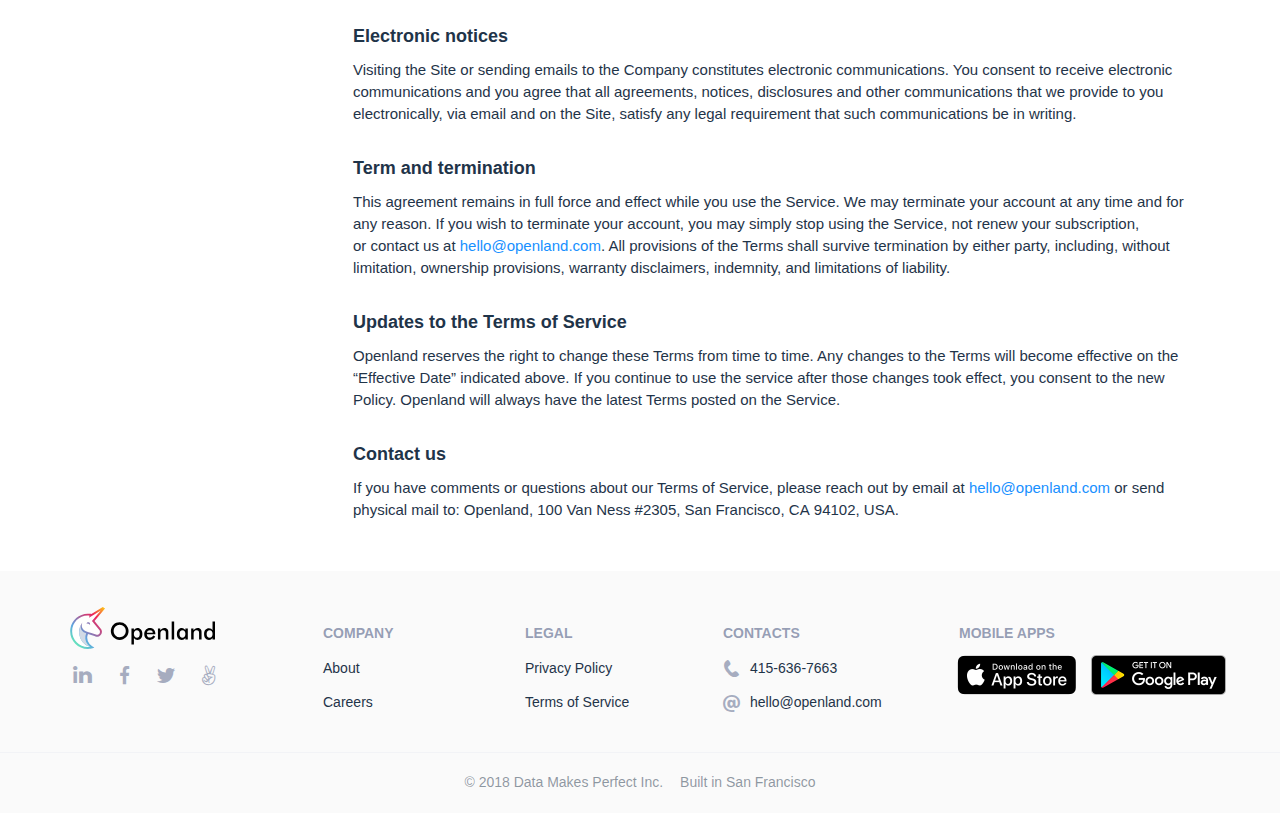
<file: terms.html>
<!DOCTYPE html>
<html lang="en">
  <head>
    <meta charset="utf-8"/>
    <title>Openland · Terms of Service</title>
    <meta name="description" content=""/>
    <meta name="viewport" content="width=device-width, initial-scale=1.0, maximum-scale=1, user-scalable=no"/>
    <meta name="format-detection" content="telephone=no"/>
    <meta property="og:title" content="Openland · Terms of Service"/>
    <meta property="og:url" content="https://openland.com/terms"/>
    <meta property="og:description" content=""/>
    <meta property="og:image" content="https://openland.com/img/og-messenger-6.png"/>
    <link rel="shortcut icon" href="/favicon.ico"/>
    <link rel="icon" type="image/png" sizes="16x16" href="/favicons/favicon-16x16.png"/>
    <link rel="icon" type="image/png" sizes="32x32" href="/favicons/favicon-32x32.png"/>
    <link rel="icon" type="image/png" sizes="96x96" href="/favicons/favicon-96x96.png"/>
    <link rel="apple-touch-icon" sizes="57x57" href="/favicons/apple-icon-57x57.png"/>
    <link rel="apple-touch-icon" sizes="60x60" href="/favicons/apple-icon-60x60.png"/>
    <link rel="apple-touch-icon" sizes="72x72" href="/favicons/apple-icon-72x72.png"/>
    <link rel="apple-touch-icon" sizes="76x76" href="/favicons/apple-icon-76x76.png"/>
    <link rel="apple-touch-icon" sizes="114x114" href="/favicons/apple-icon-114x114.png"/>
    <link rel="apple-touch-icon" sizes="120x120" href="/favicons/apple-icon-120x120.png"/>
    <link rel="apple-touch-icon" sizes="144x144" href="/favicons/apple-icon-144x144.png"/>
    <link rel="apple-touch-icon" sizes="152x152" href="/favicons/apple-icon-152x152.png"/>
    <link rel="apple-touch-icon" sizes="180x180" href="/favicons/apple-icon-180x180.png"/>
    <link rel="manifest" href="/manifest.json"/>
    <meta name="msapplication-TileColor" content="#1790ff"/>
    <meta name="msapplication-TileImage" content="/favicons/ms-icon-144x144.png"/>
    <meta name="msapplication-square70x70logo" content="/favicons/ms-icon-70x70.png"/>
    <meta name="msapplication-square150x150logo" content="/favicons/ms-icon-150x150.png"/>
    <meta name="msapplication-square310x310logo" content="/favicons/ms-icon-310x310.png"/>
    <link rel="stylesheet" type="text/css" href="css/style.css?v=12"/>
  </head>
  <body>
    <div class="page" data-animate="load">
      <header class="header">
        <div class="container">
          <div class="header--in"><a class="header--logo" href="/"><img class="is-default" src="img/logotype.svg" alt=""/><img class="is-hover" src="img/logotype-hover.svg" alt=""/></a><a class="header--open" href="#"></a>
            <nav class="header--nav">
              <ul class="header--list">
                <li class="header--item"><a href="/">Messenger</a></li>
                <li class="header--item"><a href="/about">About</a></li>
              </ul>
            </nav>
            <div class="header--apps"><a class="header--app" href="https://oplnd.com/android" target="_blank"><i class="icon-android"></i></a><a class="header--app" href="https://oplnd.com/ios" target="_blank"><i class="icon-ios"></i></a></div>
            <div class="header--btn"><a class="btn" href="https://app.openland.com/signin" data-app="true" data-app-label="Go to the app" data-app-url="https://app.openland.com/" data-style="electric">Sign in</a></div>
          </div>
        </div>
      </header>
      <div class="page--box">
        <div class="page--in">
          <div class="container">
            <div class="content">
              <div class="content--head">
                <div class="content--icon is-terms"></div>
                <h1 class="content--title">Terms of&nbsp;Service @&nbsp;Openland</h1>
                <p class="content--text">Effective Date — July 9, 2018</p>
              </div>
              <div class="content--wrap">
                <div class="content--side">
                  <div class="content--menu">
                    <ul>
                      <li class="is-active"><a class="js-scrollto" href="#block1">Welcome to&nbsp;Openland</a></li>
                      <li><a class="js-scrollto" href="#block2">Legally binding agreement</a></li>
                      <li><a class="js-scrollto" href="#block3">Eligibility</a></li>
                      <li><a class="js-scrollto" href="#block4">Account responsibility</a></li>
                      <li><a class="js-scrollto" href="#block5">Your Content</a></li>
                      <li><a class="js-scrollto" href="#block6">Marketing</a></li>
                      <li><a class="js-scrollto" href="#block7">Prohibited uses</a></li>
                      <li><a class="js-scrollto" href="#block8">Intellectual property</a></li>
                      <li><a class="js-scrollto" href="#block9">No&nbsp;support obligations</a></li>
                      <li><a class="js-scrollto" href="#block10">Links</a></li>
                      <li><a class="js-scrollto" href="#block11">International use</a></li>
                      <li><a class="js-scrollto" href="#block12">Enforcement</a></li>
                      <li><a class="js-scrollto" href="#block13">Disclaimer of&nbsp;warranties</a></li>
                      <li><a class="js-scrollto" href="#block14">Limitation of&nbsp;liability</a></li>
                      <li><a class="js-scrollto" href="#block15">Indemnification</a></li>
                      <li><a class="js-scrollto" href="#block16">Severability waiver</a></li>
                      <li><a class="js-scrollto" href="#block17">Dispute resolution</a></li>
                      <li><a class="js-scrollto" href="#block18">Electronic notices</a></li>
                      <li><a class="js-scrollto" href="#block19">Term and termination</a></li>
                      <li><a class="js-scrollto" href="#block20">Updates to&nbsp;the Terms of&nbsp;Service</a></li>
                      <li><a class="js-scrollto" href="#block21">Contact&nbsp;us</a></li>
                    </ul>
                  </div>
                </div>
                <div class="content--box">
                  <h2 id="block1">Welcome to&nbsp;Openland</h2>
                  <p>Thank you for your interest in&nbsp;Openland. All references to&nbsp;&ldquo;Service&rdquo;, &ldquo;Company&rdquo;, &ldquo;Site&rdquo;, &ldquo;we&rdquo;,&nbsp;&ldquo;us&rdquo;, &ldquo;our&rdquo;, or&nbsp;&ldquo;Openland&rdquo; refer to&nbsp;Data Makes Perfect Inc., a&nbsp;Delaware corporation operating openland. com website, along with related websites, mobile applications, and other associated services.</p>
                  <h2 id="block2">These Terms are a legally binding agreement</h2>
                  <p>By&nbsp;clicking &ldquo;I&nbsp;Accept&rdquo;, creating an&nbsp;account, downloading, installing, or&nbsp;otherwise accessing or&nbsp;using the Service, you agree that you have read and understood, and, as&nbsp;a&nbsp;condition to&nbsp;your use of&nbsp;the service, you irrevocably agree to&nbsp;be&nbsp;bound&nbsp;by, the following terms and conditions, including Openland&rsquo;s <a href="/privacy">Privacy Policy</a> (together, these &ldquo;Terms&rdquo;).</p>
                  <p>If&nbsp;you do&nbsp;not agree to&nbsp;the Terms, then you do&nbsp;not have our permission to&nbsp;use the service. Your use of&nbsp;the Service, and Openland&rsquo;s provision of&nbsp;the Service to&nbsp;you, constitutes an&nbsp;agreement by&nbsp;Openland and by&nbsp;you (on&nbsp;behalf of&nbsp;yourself or&nbsp;the entity that you represent) to&nbsp;be&nbsp;bound by&nbsp;these Terms. Your use of&nbsp;Service also represents and warrants that you have the right, authority, and capacity to&nbsp;enter into these Terms (on&nbsp;behalf of&nbsp;yourself or&nbsp;the entity that you represent).</p>
                  <h2 id="block3">Eligibility</h2>
                  <p>By&nbsp;agreeing to&nbsp;these Terms, you represent and warrant to&nbsp;us that: (a) is&nbsp;a&nbsp;legal entity or&nbsp;an&nbsp;individual who is&nbsp;capable of&nbsp;forming legally binding agreements under applicable law; (b) you have not previously been suspended or&nbsp;removed from the Service; and &copy;&nbsp;your registration and your use of&nbsp;the Service is&nbsp;in&nbsp;compliance with any and all applicable laws and regulations. If&nbsp;you are an&nbsp;entity, organization, or&nbsp;company, the individual accepting these Terms on&nbsp;your behalf represents and warrants that they have authority to&nbsp;bind you to&nbsp;these Terms and you agree to&nbsp;be&nbsp;bound by&nbsp;these Terms.</p>
                  <h2 id="block4">Account responsibility</h2>
                  <p>If&nbsp;you are signing up&nbsp;for the Service, you must register for an&nbsp;account (or&nbsp;permit Openland to&nbsp;register an&nbsp;account on&nbsp;your behalf). When you register for an&nbsp;account, you may be&nbsp;required to&nbsp;provide&nbsp;us with some information about yourself, such as&nbsp;your name, email address, and mobile number. You agree that the information you provide to&nbsp;us is&nbsp;accurate and that you will keep it&nbsp;accurate and up-to-date at&nbsp;all times.</p>
                  <p>When you register, you may be&nbsp;asked to&nbsp;provide a&nbsp;password. You are solely responsible for maintaining the confidentiality of&nbsp;your account information and are fully responsible for all activities that occur under your Account. You agree to&nbsp;immediately notify Company of&nbsp;any unauthorized use, or&nbsp;suspected unauthorized use of&nbsp;your Account or&nbsp;any other breach of&nbsp;security. Openland cannot and will not be&nbsp;liable for any loss or&nbsp;damage arising from your failure to&nbsp;comply with the above requirements. If&nbsp;you believe that your account is&nbsp;no&nbsp;longer secure, then you must immediately notify&nbsp;us at <a href="mailto:hello@openland.com">hello@openland.com</a>.</p>
                  <h2 id="block5">Your Content</h2>
                  <p>&ldquo;User Content&rdquo; means any and all information and content that a&nbsp;user submits&nbsp;to, or&nbsp;uses with, the Site (e.&nbsp;g., content in&nbsp;the user&rsquo;s profile or&nbsp;postings). You are solely responsible for your User Content. You assume all risks associated with use of&nbsp;your User Content, including any reliance on&nbsp;its accuracy, completeness or&nbsp;usefulness by&nbsp;others, or&nbsp;any disclosure of&nbsp;your User Content that personally identifies you or&nbsp;any third party. You may not represent or&nbsp;imply to&nbsp;others that your User Content is&nbsp;in&nbsp;any way provided, sponsored or&nbsp;endorsed by&nbsp;Company. Company is&nbsp;not obligated to&nbsp;backup any User Content, and your User Content may be&nbsp;deleted at&nbsp;any time without prior notice. You are solely responsible for creating and maintaining your own backup copies of&nbsp;your User Content if&nbsp;you desire.</p>
                  <p>You represent and warrant that you have and will maintain all rights necessary to&nbsp;grant to&nbsp;Openland the rights granted in&nbsp;these Terms, and by&nbsp;providing your User Content to&nbsp;Openland in&nbsp;accordance with the Terms, you will not violate any Intellectual Property Rights of&nbsp;third parties, confidential relationships, contractual obligations or&nbsp;laws.</p>
                  <p>You hereby grant (and you represent and warrant that you have the right to&nbsp;grant) to&nbsp;Company an&nbsp;irrevocable, nonexclusive, royalty-free and fully paid, worldwide license to&nbsp;reproduce, distribute, publicly display and perform, prepare derivative works&nbsp;of, incorporate into other works, and otherwise use and exploit your User Content, and to&nbsp;grant sublicenses of&nbsp;the foregoing rights, solely for the purposes of&nbsp;including your User Content in&nbsp;the Site. You hereby irrevocably waive (and agree to&nbsp;cause to&nbsp;be&nbsp;waived) any claims and assertions of&nbsp;moral rights or&nbsp;attribution with respect to&nbsp;your User Content.</p>
                  <h2 id="block6">Marketing</h2>
                  <p>Unless explicitly granted an&nbsp;exception, you agree to&nbsp;allow Openland to&nbsp;use and display your organization&rsquo;s logo and name on&nbsp;our website and in&nbsp;other promotional materials.</p>
                  <h2 id="block7">Prohibited uses</h2>
                  <p>You may use the Services only for lawful purposes and in&nbsp;accordance with the Terms in&nbsp;their entirety.</p>
                  <p>You agree not to&nbsp;use the Service:</p>
                  <ul>
                    <li>In&nbsp;any way that violates any applicable federal, state, local, or&nbsp;international law or&nbsp;regulation.</li>
                    <li>In&nbsp;any way that infringes upon the rights of&nbsp;others, or&nbsp;in&nbsp;any way is&nbsp;illegal, threatening, fraudulent, or&nbsp;harmful, or&nbsp;in&nbsp;connection with any unlawful, illegal, fraudulent, or&nbsp;harmful purpose or&nbsp;activity.</li>
                    <li>To&nbsp;impersonate or&nbsp;attempt to&nbsp;impersonate another user, Openland employee, any other person, or&nbsp;entity.</li>
                    <li>To&nbsp;engage in&nbsp;any other conduct that restricts or&nbsp;inhibits anyone&rsquo;s use or&nbsp;enjoyment of&nbsp;the Service, or&nbsp;which, as&nbsp;determined by&nbsp;us, may harm or&nbsp;offend the Company or&nbsp;users of&nbsp;the Service.</li>
                  </ul>
                  <p>Additionally, you agree not&nbsp;to:</p>
                  <ul>
                    <li>Use the Service in&nbsp;any manner that could disable, overburden, damage, or&nbsp;impair the Service or&nbsp;interfere with any other party&rsquo;s use of&nbsp;the Service.</li>
                    <li>Use any robot, spider, or&nbsp;other automatic device, process, or&nbsp;means to&nbsp;access the Service for any purpose, including monitoring or&nbsp;copying any of&nbsp;the material on&nbsp;the Service.</li>
                    <li>Use any manual process to&nbsp;monitor or&nbsp;copy any of&nbsp;the material on&nbsp;the Service or&nbsp;for any other unauthorized purpose without our prior written consent.</li>
                    <li>Attempt to&nbsp;gain unauthorized access&nbsp;to, interfere with, damage, or&nbsp;disrupt any parts of&nbsp;the Service, the server on&nbsp;which the Service is&nbsp;stored, or&nbsp;any server, computer, or&nbsp;database connected to&nbsp;the Service.</li>
                    <li>Attack the Service via a&nbsp;denial-of-service attack or&nbsp;a&nbsp;distributed denial-of-service attack.</li>
                    <li>Otherwise attempt to&nbsp;interfere with the proper working of&nbsp;the Service.</li>
                  </ul>
                  <h2 id="block8">Intellectual property</h2>
                  <p>Openland retains the property rights over its pre-existing works (including the Intellectual Property Rights), as&nbsp;well as&nbsp;of&nbsp;all or&nbsp;part of&nbsp;its materials, information, tools, methods, systems, equipment, hardware and software, documentation, data, databases, files of&nbsp;all types, made available to&nbsp;you and your entity within the framework of&nbsp;this Agreement. Consequently, Customer will only have a&nbsp;right of&nbsp;access strictly limited to&nbsp;their individual or&nbsp;organizational use of&nbsp;the Service.</p>
                  <p>For the avoidance of&nbsp;doubt, except as&nbsp;expressly provided in&nbsp;this Agreement, your access and use to&nbsp;the Services does not convey any rights (including Intellectual Property Rights) or&nbsp;ownership, either express or&nbsp;implied, in&nbsp;all or&nbsp;part&nbsp;of (a) the services; (b) the software; &copy;&nbsp;the site; or&nbsp;(d) any related documentation.</p>
                  <h2 id="block9">No support obligations</h2>
                  <p>We&nbsp;are under no&nbsp;obligation to&nbsp;provide support for the Service. In&nbsp;instances where we&nbsp;may offer support, the support will be&nbsp;subject to&nbsp;published policies.</p>
                  <h2 id="block10">Links</h2>
                  <p>Openland has not reviewed all of&nbsp;the sites linked to&nbsp;its website and is&nbsp;not responsible for the contents of&nbsp;any such linked site. The inclusion of&nbsp;any link does not imply endorsement by&nbsp;Openland of&nbsp;the site. Use of&nbsp;any such linked website is&nbsp;at&nbsp;the user&rsquo;s own risk.</p>
                  <h2 id="block11">International use</h2>
                  <p>The Service is&nbsp;intended for visitors located within the United States. We&nbsp;make no&nbsp;representation that the Service is&nbsp;appropriate or&nbsp;available for use outside of&nbsp;the United States. You agree that you will not use the Service in&nbsp;any country or&nbsp;in&nbsp;any manner prohibited by&nbsp;any applicable laws, restrictions or&nbsp;regulations.</p>
                  <h2 id="block12">Enforcement</h2>
                  <p>We&nbsp;have the right&nbsp;to:</p>
                  <ul>
                    <li>Take any action with respect to&nbsp;any user that we&nbsp;deem necessary or&nbsp;appropriate in&nbsp;our sole discretion, including if&nbsp;we&nbsp;believe that such user violates the Terms, infringes any intellectual property right or&nbsp;other right of&nbsp;any person or&nbsp;entity, threatens the personal safety of&nbsp;users of&nbsp;the Service or&nbsp;the public, or&nbsp;could create liability for the Company.</li>
                    <li>Disclose your identity or&nbsp;other information about you to&nbsp;any third party who claims that material posted by&nbsp;you violates their rights, including their intellectual property rights or&nbsp;their right to&nbsp;privacy.</li>
                    <li>Take appropriate legal action, including without limitation, referral to&nbsp;law enforcement, for any illegal or&nbsp;unauthorized use of&nbsp;the Service.</li>
                    <li>Terminate or&nbsp;suspend your access to&nbsp;all or&nbsp;part of&nbsp;the Service for any or&nbsp;no&nbsp;reason, including without limitation, any violation of&nbsp;the Terms.</li>
                  </ul>
                  <p>Without limiting the foregoing, we&nbsp;have the right to&nbsp;fully cooperate with any law enforcement authorities or&nbsp;court order requesting or&nbsp;directing&nbsp;us to&nbsp;disclose the identity or&nbsp;other information of&nbsp;anyone posting any materials on&nbsp;or&nbsp;through the Service. You waive and hold harmless the Company and its affiliates, licensees, and service providers from any claims resulting from any action taken by&nbsp;any of&nbsp;the foregoing parties during or&nbsp;as&nbsp;a&nbsp;result of&nbsp;its investigations and from any actions taken as&nbsp;a&nbsp;consequence of&nbsp;investigations by&nbsp;either such parties or&nbsp;law enforcement authorities.</p>
                  <p>However, we&nbsp;do&nbsp;not undertake to&nbsp;review all material before it&nbsp;is&nbsp;posted on&nbsp;the Service, and cannot ensure prompt removal of&nbsp;objectionable material after it&nbsp;has been posted. Accordingly, we&nbsp;assume no&nbsp;liability for any action or&nbsp;inaction regarding transmissions, communications, or&nbsp;content provided by&nbsp;any user or&nbsp;third party. We&nbsp;have no&nbsp;liability or&nbsp;responsibility to&nbsp;anyone for performance or&nbsp;nonperformance of&nbsp;the activities described in&nbsp;this section.</p>
                  <h2 id="block13">Disclaimer of&nbsp;warranties</h2>
                  <p>YOUR USE OF&nbsp;THE SERVICE IS&nbsp;AT&nbsp;YOUR OWN RISK. THE SITE, ITS CONTENT, AND ANY ITEMS OBTAINED THROUGH OPENLAND SERVICES ARE PROVIDED ON&nbsp;AN&nbsp;&ldquo;AS&nbsp;IS&rdquo; AND &ldquo;AS&nbsp;AVAILABLE&rdquo; BASIS, WITHOUT ANY WARRANTIES OF&nbsp;ANY KIND, EITHER EXPRESS OR&nbsp;IMPLIED. NEITHER THE COMPANY NOR ANY PERSON ASSOCIATED WITH THE COMPANY MAKES ANY WARRANTY OR&nbsp;REPRESENTATION WITH RESPECT TO&nbsp;THE COMPLETENESS, SECURITY, RELIABILITY, QUALITY, ACCURACY, OR&nbsp;AVAILABILITY OF&nbsp;THE SERVICES. WITHOUT LIMITING THE FOREGOING, NEITHER THE COMPANY NOR ANYONE ASSOCIATED WITH THE COMPANY REPRESENTS OR&nbsp;WARRANTS THAT THE SERVICES, ITS CONTENT, OR&nbsp;ANY SERVICES OR&nbsp;ITEMS OBTAINED THROUGH THE SERVICES WILL&nbsp;BE ACCURATE, RELIABLE, ERROR-FREE, OR&nbsp;UNINTERRUPTED, THAT DEFECTS WILL&nbsp;BE CORRECTED, THAT THE SERVICES OR&nbsp;THE SERVER THAT MAKES IT&nbsp;AVAILABLE ARE FREE OF&nbsp;VIRUSES OR&nbsp;OTHER HARMFUL COMPONENTS OR&nbsp;THAT THE SERVICES OR&nbsp;ANY SERVICES OR&nbsp;ITEMS OBTAINED THROUGH THE SERVICES WILL&nbsp;OTHERWISE MEET YOUR NEEDS OR&nbsp;EXPECTATIONS.</p>
                  <p>THE COMPANY HEREBY DISCLAIMS ALL&nbsp;WARRANTIES OF&nbsp;ANY KIND, WHETHER EXPRESS OR&nbsp;IMPLIED, STATUTORY, OR&nbsp;OTHERWISE, INCLUDING BUT NOT LIMITED TO&nbsp;ANY WARRANTIES OF&nbsp;MERCHANTABILITY, NON-INFRINGEMENT, AND FITNESS FOR PARTICULAR PURPOSE. THE FOREGOING DOES NOT AFFECT ANY WARRANTIES WHICH CANNOT BE&nbsp;EXCLUDED OR&nbsp;LIMITED UNDER APPLICABLE LAW.</p>
                  <h2 id="block14">Limitation of&nbsp;liability</h2>
                  <p>TO&nbsp;THE MAXIMUM EXTENT PERMITTED BY&nbsp;APPLICABLE LAW, OPENLAND WILL&nbsp;IN NO&nbsp;EVENT BE&nbsp;LIABLE FOR ANY INDIRECT DAMAGES, INCLUDING BUT NOT LIMITED TO&nbsp;LOSS OF&nbsp;DATA OR&nbsp;CONTENT, LOSS OF&nbsp;PROFITS, OR&nbsp;OTHER SPECIAL, INCIDENTAL, CONSEQUENTIAL, EXEMPLARY OR&nbsp;RELIANCE DAMAGES ARISING FROM OR&nbsp;IN&nbsp;RELATION TO&nbsp;THE TERMS OR&nbsp;THE SERVICES, HOWEVER CAUSED.</p>
                  <p>IN&nbsp;NO&nbsp;EVENT WILL&nbsp;OPENLAND&rsquo;S LIABILITY HEREUNDER EXCEEDS THE AMOUNT OF&nbsp;FEES EFFECTIVELY PAID&nbsp;BY CUSTOMER TO&nbsp;OPENLAND UNDER THE PAID-PLAN CONCERNED FOR THE TWELVE-MONTH PERIOD PRECEDING SUCH CLAIM.</p>
                  <p>IN&nbsp;ADDITION, TO&nbsp;THE MAXIMUM EXTENT PERMITTED BY&nbsp;APPLICABLE LAW, OPENLAND SHALL&nbsp;HAVE NO&nbsp;LIABILITY IN&nbsp;RESPECT OF, ANY AND ALL&nbsp;CLAIMS FOR ANY DIRECT AND INDIRECT DAMAGES, FOR ANY REASON AND ON&nbsp;ANY BASIS, ARISING FROM OR&nbsp;IN&nbsp;RELATION TO&nbsp;THE SERVICES PROVIDED TO&nbsp;THE CUSTOMER IN&nbsp;THE COURSE OF&nbsp;A&nbsp;NON-PAID&nbsp;PLAN OR&nbsp;DURING A&nbsp;TRIAL PERIOD.</p>
                  <h2 id="block15">Indemnification</h2>
                  <p>You agree to&nbsp;indemnify, defend and hold harmless the Company, its officers, directors, employees, agents and third parties, for any losses, costs, liabilities and expenses (including reasonable attorney&rsquo;s fees) relating to&nbsp;or&nbsp;arising out of&nbsp;your use of&nbsp;or&nbsp;inability to&nbsp;use the Site or&nbsp;services, your violation of&nbsp;any terms of&nbsp;this Agreement or&nbsp;your violation of&nbsp;any rights of&nbsp;a&nbsp;third party, or&nbsp;your violation of&nbsp;any applicable laws, rules or&nbsp;regulations. The Company reserves the right, at&nbsp;its own cost, to&nbsp;assume the exclusive defense and control of&nbsp;any matter otherwise subject to&nbsp;indemnification by&nbsp;you, in&nbsp;which event you will fully cooperate with the Company in&nbsp;asserting any available defenses.</p>
                  <h2 id="block16">Severability waiver</h2>
                  <p>If, for whatever reason, any term or&nbsp;condition in&nbsp;these Terms is&nbsp;found unenforceable, all other terms and conditions will remain unaffected and in&nbsp;full force and effect. The failure to&nbsp;enforce any provision of&nbsp;these Terms is&nbsp;not a&nbsp;waiver of&nbsp;our right to&nbsp;do&nbsp;so&nbsp;later, and no&nbsp;waiver shall be&nbsp;effective unless made in&nbsp;writing and signed by&nbsp;an&nbsp;authorized representative of&nbsp;the waiving party.</p>
                  <h2 id="block17">Dispute resolution</h2>
                  <p>Most user concerns can be&nbsp;resolved quickly and to&nbsp;the user&rsquo;s satisfaction by&nbsp;emailing our support team at <a href="mailto:hello@openland.com">hello@openland.com</a>.</p>
                  <p>In&nbsp;the unlikely event that the Openland&rsquo;s support team is&nbsp;unable to&nbsp;resolve your complaint, all matters relating to&nbsp;the Service and the Terms and any dispute or&nbsp;claim arising therefrom or&nbsp;related thereto (in&nbsp;each case, including non-contractual disputes or&nbsp;claims), shall be&nbsp;governed by&nbsp;and construed in&nbsp;accordance with the internal laws of&nbsp;the State of&nbsp;California without giving effect to&nbsp;any choice or&nbsp;conflict of&nbsp;law provisions or&nbsp;rules.</p>
                  <p>At&nbsp;Company&rsquo;s sole discretion, it&nbsp;may require you to&nbsp;submit any disputes arising from the use of&nbsp;these Terms of&nbsp;Use or&nbsp;the Service, including disputes arising from or&nbsp;concerning their interpretation, violation, invalidity, non-performance, or&nbsp;termination, to&nbsp;final and binding arbitration under the Rules of&nbsp;Arbitration of&nbsp;the American Arbitration Association applying California law.</p>
                  <p>Any legal suit, action, or&nbsp;proceeding arising out&nbsp;of, or&nbsp;related&nbsp;to, the Terms or&nbsp;the Service shall be&nbsp;instituted exclusively in&nbsp;the federal courts of&nbsp;the United States or&nbsp;the courts of&nbsp;the State of&nbsp;California in&nbsp;each case located in&nbsp;the County and City of&nbsp;San Francisco. You waive any and all objections to&nbsp;the exercise of&nbsp;jurisdiction over you by&nbsp;such courts and to&nbsp;venue in&nbsp;such courts.</p>
                  <h2 id="block18">Electronic notices</h2>
                  <p>Visiting the Site or&nbsp;sending emails to&nbsp;the Company constitutes electronic communications. You consent to&nbsp;receive electronic communications and you agree that all agreements, notices, disclosures and other communications that we&nbsp;provide to&nbsp;you electronically, via email and on&nbsp;the Site, satisfy any legal requirement that such communications be&nbsp;in&nbsp;writing.</p>
                  <h2 id="block19">Term and termination</h2>
                  <p>This agreement remains in&nbsp;full force and effect while you use the Service. We&nbsp;may terminate your account at&nbsp;any time and for any reason. If&nbsp;you wish to&nbsp;terminate your account, you may simply stop using the Service, not renew your subscription, or&nbsp;contact&nbsp;us at <a href="mailto:hello@openland.com">hello@openland.com</a>. All provisions of&nbsp;the Terms shall survive termination by&nbsp;either party, including, without limitation, ownership provisions, warranty disclaimers, indemnity, and limitations of&nbsp;liability.</p>
                  <h2 id="block20">Updates to&nbsp;the Terms of&nbsp;Service</h2>
                  <p>Openland reserves the right to&nbsp;change these Terms from time to&nbsp;time. Any changes to&nbsp;the Terms will become effective on&nbsp;the &ldquo;Effective Date&rdquo; indicated above. If&nbsp;you continue to&nbsp;use the service after those changes took effect, you consent to&nbsp;the new Policy. Openland will always have the latest Terms posted on&nbsp;the Service.</p>
                  <h2 id="block21">Contact&nbsp;us</h2>
                  <p>If&nbsp;you have comments or&nbsp;questions about our Terms of&nbsp;Service, please reach out by&nbsp;email at <a href="mailto:hello@openland.com">hello@openland.com</a> or&nbsp;send physical mail to: Openland, 100 Van Ness #2305, San Francisco, CA&nbsp;94102, USA.</p>
                </div>
              </div>
            </div>
          </div>
        </div>
      </div>
      <footer class="footer">
        <div class="container">
          <div class="footer--box hidden-xs">
            <div class="footer--col">
              <div class="footer--logo"><img class="is-default" src="img/logotype.svg" alt=""/><img class="is-hover" src="img/logotype-hover.svg" alt=""/></div>
              <div class="footer--socials"><a class="footer--social" href="https://linkedin.com/company/openlandhq/" target="_blank"><i class="icon-lin"></i></a><a class="footer--social" href="https://facebook.com/openlandhq/" target="_blank"><i class="icon-fb"></i></a><a class="footer--social" href="https://twitter.com/OpenlandHQ" target="_blank"><i class="icon-tw"></i></a><a class="footer--social" href="https://angel.co/openland" target="_blank"><i class="icon-al"></i></a></div>
            </div>
            <div class="footer--col">
              <div class="footer--title">Company</div>
              <ul class="footer--links">
                <li><a href="/about">About</a></li>
                <li><a href="https://angel.co/openland/jobs" target="_blank">Careers</a></li>
              </ul>
            </div>
            <div class="footer--col">
              <div class="footer--title">Legal</div>
              <ul class="footer--links">
                <li><a href="/privacy">Privacy Policy</a></li>
                <li><a href="/terms">Terms of Service</a></li>
              </ul>
            </div>
            <div class="footer--col">
              <div class="footer--title">Contacts</div>
              <ul class="footer--links">
                <li><a href="tel:+14156367663"><i class="icon-phone"></i>415-636-7663</a></li>
                <li><a href="mailto:hello@openland.com"><i class="icon-mail"></i>hello@openland.com</a></li>
              </ul>
            </div>
            <div class="footer--col">
              <div class="footer--title">Mobile apps</div>
              <div class="footer--apps"><a class="footer--app is-apple" href="https://oplnd.com/ios" target="_blank"></a><a class="footer--app is-google" href="https://oplnd.com/android" target="_blank"></a></div>
            </div>
          </div>
          <div class="footer--wrapper visible-xs">
            <div class="footer--logo"><img class="is-default" src="img/logotype.svg" alt=""/><img class="is-hover" src="img/logotype-hover.svg" alt=""/></div>
            <div class="footer--box">
              <div class="footer--col">
                <div class="footer--title">Company</div>
                <ul class="footer--links">
                  <li><a href="/about">About</a></li>
                  <li><a href="https://angel.co/openland/jobs" target="_blank">Careers</a></li>
                </ul>
              </div>
              <div class="footer--col">
                <div class="footer--title">Contacts</div>
                <ul class="footer--links">
                  <li><a href="tel:+14156367663"><i class="icon-phone"></i>415-636-7663</a></li>
                  <li><a href="mailto:hello@openland.com"><i class="icon-mail"></i>hello@openland.com</a></li>
                </ul>
              </div>
              <div class="footer--col">
                <div class="footer--title">Legal</div>
                <ul class="footer--links">
                  <li><a href="/privacy">Privacy Policy</a></li>
                  <li><a href="/terms">Terms of Service</a></li>
                </ul>
              </div>
              <div class="footer--col">
                <div class="footer--title">Mobile apps</div>
                <div class="footer--apps"><a class="footer--app is-apple" href="https://oplnd.com/ios"></a><a class="footer--app is-google" href="https://oplnd.com/android"></a></div>
              </div>
            </div>
            <div class="footer--socials"><a class="footer--social" href="https://linkedin.com/company/openlandhq/" target="_blank"><i class="icon-lin"></i></a><a class="footer--social" href="https://facebook.com/openlandhq/" target="_blank"><i class="icon-fb"></i></a><a class="footer--social" href="https://twitter.com/OpenlandHQ" target="_blank"><i class="icon-tw"></i></a><a class="footer--social" href="https://angel.co/openland" target="_blank"><i class="icon-al"></i></a></div>
          </div>
        </div>
        <div class="footer--info">&copy; 2018 Data Makes Perfect Inc.<span>Built in San Francisco</span></div>
      </footer>
    </div>
    <div class="menu"><a class="menu--close" href="#"></a>
      <div class="menu--in">
        <div class="container">
          <ul class="menu--list">
            <li class="menu--item"><a href="/">Messenger</a></li>
            <li class="menu--item"><a href="/about">About</a></li><br/>
            <li class="menu--item"><a href="https://app.openland.com/signin">Sign in</a></li>
          </ul>
        </div>
      </div>
      <div class="menu--apps"><a class="menu--app" href="https://oplnd.com/android"><i class="icon-android"></i></a><a class="menu--app" href="https://oplnd.com/ios"><i class="icon-ios"></i></a></div>
    </div>
    <script type="text/javascript" src="js/jquery-1.11.1.min.js"></script>
    <script type="text/javascript" src="js/js.cookie.min.js"></script>
    <script type="text/javascript" src="js/jquery.sticky-kit.min.js"></script>
    <script type="text/javascript" src="js/scripts.js"></script>
    <!-- Yandex.Metrika counter-->
    <script type="text/javascript">
      (function (d, w, c) { (w[c] = w[c] || []).push(function() { try { w.yaCounter47431468 = new Ya.Metrika2({ id:47431468, clickmap:true, trackLinks:true, accurateTrackBounce:true, webvisor:true }); } catch(e) { } }); var n = d.getElementsByTagName("script")[0], s = d.createElement("script"), f = function () { n.parentNode.insertBefore(s, n); }; s.type = "text/javascript"; s.async = true; s.src = "https://mc.yandex.ru/metrika/tag.js"; if (w.opera == "[object Opera]") { d.addEventListener("DOMContentLoaded", f, false); } else { f(); } })(document, window, "yandex_metrika_callbacks2");
      
    </script>
    <noscript>
      <div><img src="https://mc.yandex.ru/watch/47431468" style="position:absolute; left:-9999px;" alt=""></div>
    </noscript>
    <!-- /Yandex.Metrika counter-->
    <!-- Global site tag (gtag.js) - Google Analytics-->
    <script async src="https://www.googletagmanager.com/gtag/js?id=UA-115370014-1"></script>
    <script>
      window.dataLayer = window.dataLayer || [];
      function gtag(){dataLayer.push(arguments);}
      gtag('js', new Date());
      
      gtag('config', 'UA-115370014-1');
      
    </script>
  </body>
</html>
</file>
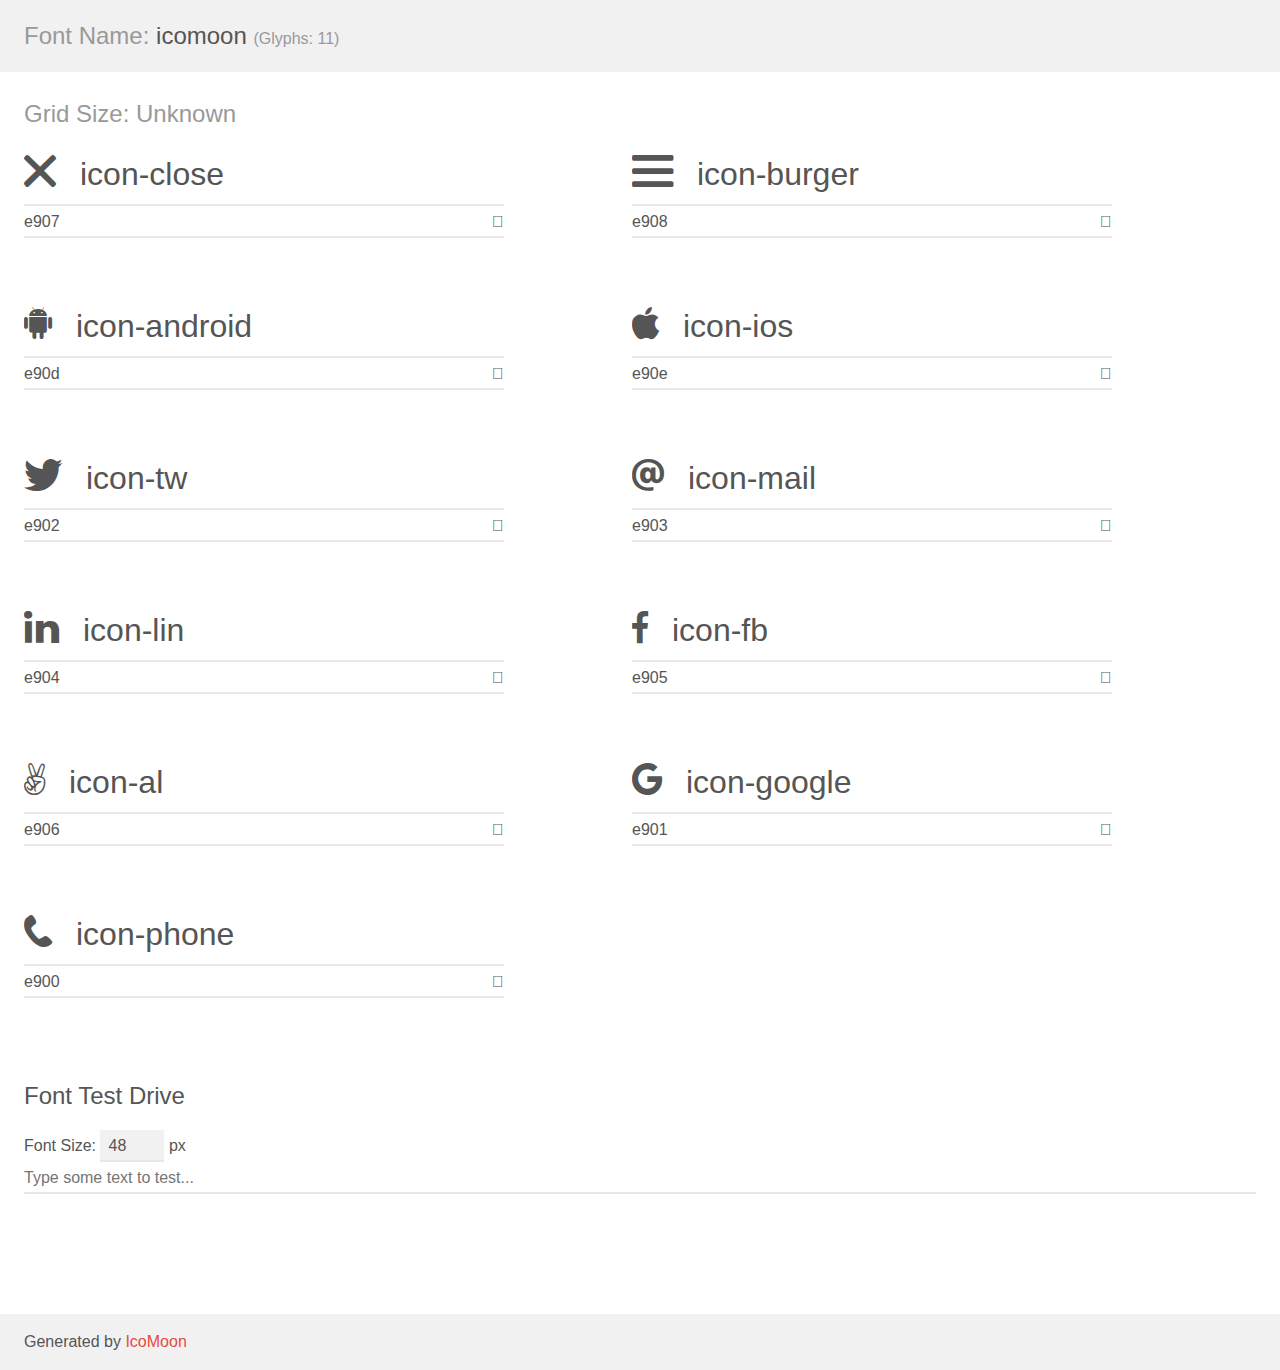
<file: fonts/icomoon/demo.html>
<!doctype html>
<html>
<head>
    <meta charset="utf-8">
    <title>IcoMoon Demo</title>
    <meta name="description" content="An Icon Font Generated By IcoMoon.io">
    <meta name="viewport" content="width=device-width, initial-scale=1">
    <link rel="stylesheet" href="demo-files/demo.css">
    <link rel="stylesheet" href="style.css"></head>
<body>
    <div class="bgc1 clearfix">
        <h1 class="mhmm mvm"><span class="fgc1">Font Name:</span> icomoon <small class="fgc1">(Glyphs:&nbsp;11)</small></h1>
    </div>
    <div class="clearfix mhl ptl">
        <h1 class="mvm mtn fgc1">Grid Size: Unknown</h1>
        <div class="glyph fs1">
            <div class="clearfix bshadow0 pbs">
                <span class="icon-close">
                
                </span>
                <span class="mls"> icon-close</span>
            </div>
            <fieldset class="fs0 size1of1 clearfix hidden-false">
                <input type="text" readonly value="e907" class="unit size1of2" />
                <input type="text" maxlength="1" readonly value="&#xe907;" class="unitRight size1of2 talign-right" />
            </fieldset>
            <div class="fs0 bshadow0 clearfix hidden-true">
                <span class="unit pvs fgc1">liga: </span>
                <input type="text" readonly value="" class="liga unitRight" />
            </div>
        </div>
        <div class="glyph fs1">
            <div class="clearfix bshadow0 pbs">
                <span class="icon-burger">
                
                </span>
                <span class="mls"> icon-burger</span>
            </div>
            <fieldset class="fs0 size1of1 clearfix hidden-false">
                <input type="text" readonly value="e908" class="unit size1of2" />
                <input type="text" maxlength="1" readonly value="&#xe908;" class="unitRight size1of2 talign-right" />
            </fieldset>
            <div class="fs0 bshadow0 clearfix hidden-true">
                <span class="unit pvs fgc1">liga: </span>
                <input type="text" readonly value="" class="liga unitRight" />
            </div>
        </div>
        <div class="glyph fs1">
            <div class="clearfix bshadow0 pbs">
                <span class="icon-android">
                
                </span>
                <span class="mls"> icon-android</span>
            </div>
            <fieldset class="fs0 size1of1 clearfix hidden-false">
                <input type="text" readonly value="e90d" class="unit size1of2" />
                <input type="text" maxlength="1" readonly value="&#xe90d;" class="unitRight size1of2 talign-right" />
            </fieldset>
            <div class="fs0 bshadow0 clearfix hidden-true">
                <span class="unit pvs fgc1">liga: </span>
                <input type="text" readonly value="" class="liga unitRight" />
            </div>
        </div>
        <div class="glyph fs1">
            <div class="clearfix bshadow0 pbs">
                <span class="icon-ios">
                
                </span>
                <span class="mls"> icon-ios</span>
            </div>
            <fieldset class="fs0 size1of1 clearfix hidden-false">
                <input type="text" readonly value="e90e" class="unit size1of2" />
                <input type="text" maxlength="1" readonly value="&#xe90e;" class="unitRight size1of2 talign-right" />
            </fieldset>
            <div class="fs0 bshadow0 clearfix hidden-true">
                <span class="unit pvs fgc1">liga: </span>
                <input type="text" readonly value="" class="liga unitRight" />
            </div>
        </div>
        <div class="glyph fs1">
            <div class="clearfix bshadow0 pbs">
                <span class="icon-tw">
                
                </span>
                <span class="mls"> icon-tw</span>
            </div>
            <fieldset class="fs0 size1of1 clearfix hidden-false">
                <input type="text" readonly value="e902" class="unit size1of2" />
                <input type="text" maxlength="1" readonly value="&#xe902;" class="unitRight size1of2 talign-right" />
            </fieldset>
            <div class="fs0 bshadow0 clearfix hidden-true">
                <span class="unit pvs fgc1">liga: </span>
                <input type="text" readonly value="" class="liga unitRight" />
            </div>
        </div>
        <div class="glyph fs1">
            <div class="clearfix bshadow0 pbs">
                <span class="icon-mail">
                
                </span>
                <span class="mls"> icon-mail</span>
            </div>
            <fieldset class="fs0 size1of1 clearfix hidden-false">
                <input type="text" readonly value="e903" class="unit size1of2" />
                <input type="text" maxlength="1" readonly value="&#xe903;" class="unitRight size1of2 talign-right" />
            </fieldset>
            <div class="fs0 bshadow0 clearfix hidden-true">
                <span class="unit pvs fgc1">liga: </span>
                <input type="text" readonly value="" class="liga unitRight" />
            </div>
        </div>
        <div class="glyph fs1">
            <div class="clearfix bshadow0 pbs">
                <span class="icon-lin">
                
                </span>
                <span class="mls"> icon-lin</span>
            </div>
            <fieldset class="fs0 size1of1 clearfix hidden-false">
                <input type="text" readonly value="e904" class="unit size1of2" />
                <input type="text" maxlength="1" readonly value="&#xe904;" class="unitRight size1of2 talign-right" />
            </fieldset>
            <div class="fs0 bshadow0 clearfix hidden-true">
                <span class="unit pvs fgc1">liga: </span>
                <input type="text" readonly value="" class="liga unitRight" />
            </div>
        </div>
        <div class="glyph fs1">
            <div class="clearfix bshadow0 pbs">
                <span class="icon-fb">
                
                </span>
                <span class="mls"> icon-fb</span>
            </div>
            <fieldset class="fs0 size1of1 clearfix hidden-false">
                <input type="text" readonly value="e905" class="unit size1of2" />
                <input type="text" maxlength="1" readonly value="&#xe905;" class="unitRight size1of2 talign-right" />
            </fieldset>
            <div class="fs0 bshadow0 clearfix hidden-true">
                <span class="unit pvs fgc1">liga: </span>
                <input type="text" readonly value="" class="liga unitRight" />
            </div>
        </div>
        <div class="glyph fs1">
            <div class="clearfix bshadow0 pbs">
                <span class="icon-al">
                
                </span>
                <span class="mls"> icon-al</span>
            </div>
            <fieldset class="fs0 size1of1 clearfix hidden-false">
                <input type="text" readonly value="e906" class="unit size1of2" />
                <input type="text" maxlength="1" readonly value="&#xe906;" class="unitRight size1of2 talign-right" />
            </fieldset>
            <div class="fs0 bshadow0 clearfix hidden-true">
                <span class="unit pvs fgc1">liga: </span>
                <input type="text" readonly value="" class="liga unitRight" />
            </div>
        </div>
        <div class="glyph fs1">
            <div class="clearfix bshadow0 pbs">
                <span class="icon-google">
                
                </span>
                <span class="mls"> icon-google</span>
            </div>
            <fieldset class="fs0 size1of1 clearfix hidden-false">
                <input type="text" readonly value="e901" class="unit size1of2" />
                <input type="text" maxlength="1" readonly value="&#xe901;" class="unitRight size1of2 talign-right" />
            </fieldset>
            <div class="fs0 bshadow0 clearfix hidden-true">
                <span class="unit pvs fgc1">liga: </span>
                <input type="text" readonly value="" class="liga unitRight" />
            </div>
        </div>
        <div class="glyph fs1">
            <div class="clearfix bshadow0 pbs">
                <span class="icon-phone">
                
                </span>
                <span class="mls"> icon-phone</span>
            </div>
            <fieldset class="fs0 size1of1 clearfix hidden-false">
                <input type="text" readonly value="e900" class="unit size1of2" />
                <input type="text" maxlength="1" readonly value="&#xe900;" class="unitRight size1of2 talign-right" />
            </fieldset>
            <div class="fs0 bshadow0 clearfix hidden-true">
                <span class="unit pvs fgc1">liga: </span>
                <input type="text" readonly value="" class="liga unitRight" />
            </div>
        </div>
    </div>

    <!--[if gt IE 8]><!-->
    <div class="mhl clearfix mbl">
        <h1>Font Test Drive</h1>
        <label>
            Font Size: <input id="fontSize" type="number" class="textbox0 mbm"
            min="8" value="48" />
            px
        </label>
        <input id="testText" type="text" class="phl size1of1 mvl"
        placeholder="Type some text to test..." value=""/>
        <div id="testDrive" class="icon-">&nbsp;
        </div>
    </div>
    <!--<![endif]-->
    <div class="bgc1 clearfix">
        <p class="mhl">Generated by <a href="https://icomoon.io/app">IcoMoon</a></p>
    </div>

    <script src="demo-files/demo.js"></script>
</body>
</html>
</file>
<file: css/style.css>
/* Сбрасываем значения по умолчанию для элементов | Let's default this puppy out
-------------------------------------------------------------------------------*/
html,
body,
body div,
span,
object,
iframe,
h1,
h2,
h3,
h4,
h5,
h6,
p,
blockquote,
pre,
a,
abbr,
address,
cite,
code,
del,
dfn,
em,
img,
ins,
kbd,
q,
samp,
small,
strong,
sub,
sup,
var,
b,
i,
dl,
dt,
dd,
ol,
ul,
li,
fieldset,
form,
label,
legend,
table,
caption,
tbody,
tfoot,
thead,
tr,
th,
td,
article,
aside,
figure,
footer,
header,
hgroup,
menu,
nav,
section,
time,
mark,
audio,
video {
  margin: 0;
  padding: 0;
  border: 0;
  outline: 0;
  font-size: 100%;
  vertical-align: baseline;
  background: transparent;
}
article,
aside,
figure,
footer,
header,
hgroup,
nav,
section {
  display: block;
}
header,
section,
footer {
  clear: both;
}
/* Всегда показывать полосу прокрутки (чтобы сайт не прыгал, когда на других страницах нет данной полосы) */
html {
  overflow-y: scroll;
}
/* Добавляем буллеты к UL и цифры к OL, т.к. в контенте могут использоваться стандартные списки */
ul {
  list-style: outside disc;
  margin: 15px 0 15px 30px;
}
ol {
  list-style: outside decimal;
  margin: 15px 0 15px 30px;
}
table {
  border-collapse: collapse;
  border-spacing: 0;
}
td,
td img {
  vertical-align: top;
}
/* Сбрасываем отступы у элементов форм */
button,
input,
select,
textarea {
  margin: 0;
  outline: none;
}
input::-moz-focus-inner,
button::-moz-focus-inner {
  padding: 0;
  border: 0;
}
input,
select {
  vertical-align: middle;
}
input[type=radio],
input[type=checkbox] {
  margin: 1px 4px 4px 0;
}
input[type=text],
input[type=password] {
  -webkit-border-radius: 0;
  border-radius: 0;
  -webkit-appearance: none;
}
textarea {
  overflow: auto;
  resize: vertical;
  -webkit-border-radius: 0;
  border-radius: 0;
  -webkit-appearance: none;
}
/* Решение проблемы с обрезанием стилизованных кнопок в IE */
button,
input[type=submit] {
  width: auto;
  overflow: visible;
}
.ie7 input[type=submit],
.ie7 input[type=reset],
.ie7 input[type=button] {
  -webkit-filter: chroma(color=#000000);
  filter: chroma(color=#000000);
}
/* Курсор-указатель на кликабельных элементах */
input[type=button],
input[type=submit],
button {
  cursor: pointer;
  -webkit-border-radius: 0;
  border-radius: 0;
  -webkit-appearance: none;
}
blockquote,
q {
  quotes: none;
}
blockquote:before,
blockquote:after,
q:before,
q:after {
  content: '';
  content: none;
}
del {
  text-decoration: line-through;
}
abbr[title],
dfn[title] {
  border-bottom: 1px dotted #000;
  cursor: help;
}
small {
  font-size: 85%;
}
strong {
  font-weight: bold;
}
sub,
sup {
  font-size: 75%;
  line-height: 0;
  position: relative;
}
sup {
  top: -0.5em;
}
sub {
  bottom: -0.25em;
}
hr {
  display: block;
  height: 1px;
  border: 0;
  border-top: 1px solid #ccc;
  margin: 1em 0;
  padding: 0;
  font-size: 0;
  line-height: 0;
}
/* Стандартизируем моноширные элементы */
pre,
code,
kbd,
samp {
  font-family: monospace, sans-serif;
}
pre {
  white-space: pre;
  /* CSS2 */
  white-space: pre-wrap;
  /* CSS 2.1 */
  white-space: pre-line;
  /* CSS 3 (and 2.1 as well, actually) */
  word-wrap: break-word;
  /* IE */
}
@font-face {
  font-family: 'icomoon';
  src: url('../fonts/icomoon/fonts/icomoon.eot?t44pjk');
  src: url('../fonts/icomoon/fonts/icomoon.eot?t44pjk#iefix') format('embedded-opentype'), url('../fonts/icomoon/fonts/icomoon.ttf?t44pjk') format('truetype'), url('../fonts/icomoon/fonts/icomoon.woff?t44pjk') format('woff'), url('../fonts/icomoon/fonts/icomoon.svg?t44pjk#icomoon') format('svg');
  font-weight: normal;
  font-style: normal;
}
[class^="icon-"],
[class*=" icon-"] {
  /* use !important to prevent issues with browser extensions that change fonts */
  font-family: 'icomoon' !important;
  speak: none;
  font-style: normal;
  font-weight: normal;
  font-variant: normal;
  text-transform: none;
  line-height: 1;
  /* Better Font Rendering =========== */
  -webkit-font-smoothing: antialiased;
  -moz-osx-font-smoothing: grayscale;
}
.icon-close:before {
  content: "\e907";
}
.icon-burger:before {
  content: "\e908";
}
.icon-android:before {
  content: "\e90d";
}
.icon-ios:before {
  content: "\e90e";
}
.icon-tw:before {
  content: "\e902";
}
.icon-mail:before {
  content: "\e903";
}
.icon-lin:before {
  content: "\e904";
}
.icon-fb:before {
  content: "\e905";
}
.icon-al:before {
  content: "\e906";
}
.icon-google:before {
  content: "\e901";
}
.icon-phone:before {
  content: "\e900";
}
html {
  min-width: auto;
  width: auto;
  height: 100%;
}
body {
  font-style: normal;
  font-weight: normal;
  font-variant: normal;
  font-size: 14px;
  line-height: 20px;
  font-family: "-apple-system", BlinkMacSystemFont, "Segoe UI", Helvetica, Arial, sans-serif, "Apple Color Emoji", "Segoe UI Emoji", "Segoe UI Symbol";
  background: #ffffff;
  color: #1f3449;
  -webkit-text-size-adjust: 100%;
  -webkit-font-smoothing: antialiased;
  -webkit-box-sizing: border-box;
  box-sizing: border-box;
  text-rendering: optimizeLegibility !important;
  min-width: 320px;
  min-height: initial;
  position: relative;
  top: auto;
  right: auto;
  bottom: auto;
  left: auto;
}
body input,
body textarea,
body button {
  font-family: 'SFProDisplay', arial, sans-serif;
}
body *,
body *:before,
body *:after {
  -webkit-box-sizing: border-box;
  box-sizing: border-box;
}
.left {
  float: left;
}
.right {
  float: right;
}
.clearfix {
  *zoom: 1;
}
.clearfix:after {
  clear: both;
}
.clearfix:before,
.clearfix:after {
  content: " ";
  display: table;
}
.container {
  margin: 0 auto;
  padding: 0 20px;
  width: 1180px;
  height: auto;
  min-width: 320px;
  min-height: initial;
  position: relative;
  top: auto;
  right: auto;
  bottom: auto;
  left: auto;
}
@media (max-width: 767px) {
  .container {
    padding: 0 15px;
    width: 100%;
    height: auto;
  }
}
@media (min-width: 768px) and (max-width: 999px) {
  .container {
    padding: 0 25px;
    width: 768px;
    height: auto;
  }
}
@media (min-width: 1000px) and (max-width: 1179px) {
  .container {
    width: 1000px;
    height: auto;
  }
}
.btn {
  border: 1px solid;
  text-decoration: none;
  background: #ffffff;
  color: #000000;
  -webkit-border-radius: 5px;
  border-radius: 5px;
  padding: 7px 19px 11px;
  -webkit-transition: 200ms border ease, 200ms background ease, 200ms color ease;
  -o-transition: 200ms border ease, 200ms background ease, 200ms color ease;
  transition: 200ms border ease, 200ms background ease, 200ms color ease;
  text-align: center;
  display: inline-block;
  vertical-align: top;
  font-size: 15px;
  line-height: 20px;
  font-weight: 600;
}
.btn[data-style=electric] {
  border-color: #1790ff;
  color: rgba(23, 144, 255, 0.9);
  background: #ffffff;
}
.btn[data-style=electric]:hover {
  background: #1790ff;
  border-color: #1790ff;
  color: #ffffff;
}
.btn[data-style=electric]:active {
  background: #1585ed;
  border-color: #1790ff;
  color: #ffffff;
}
.btn[data-style=app] {
  border-color: rgba(0, 0, 0, 0.07);
  color: rgba(0, 0, 0, 0.7);
  background: #ffffff;
  padding: 8px 19px 6px 15px;
  font-size: 0;
  line-height: 0;
}
.btn[data-style=app]:hover {
  background: rgba(23, 144, 255, 0.08);
  border-color: transparent;
  color: rgba(23, 144, 255, 0.9);
}
.btn[data-style=app]:active {
  background: #1790ff;
  border-color: transparent;
  color: #ffffff;
}
.btn[data-style=app] img {
  overflow: hidden;
  -webkit-border-radius: 24px;
  border-radius: 24px;
  margin: -1px 8px 1px 0px;
  -webkit-box-shadow: 0 0 0 2px #ffffff;
  box-shadow: 0 0 0 2px #ffffff;
  display: inline-block;
  vertical-align: top;
  width: 24px;
  height: 24px;
}
.btn[data-style=app] span {
  display: inline-block;
  vertical-align: top;
  font-size: 15px;
  line-height: 20px;
  font-weight: 600;
}
.btn[data-style=primary] {
  border-color: transparent;
  background: #1790ff;
  color: #ffffff;
  padding: 12px 18px 14px;
  font-size: 16px;
  line-height: 20px;
  font-weight: 600;
}
.btn[data-style=primary]:hover {
  background: #1585ed;
  border-color: transparent;
  color: #ffffff;
}
.btn[data-style=primary]:active {
  background: #147ee0;
  border-color: transparent;
  color: #ffffff;
}
.btn[data-style=primary] i.icon-google {
  margin: 1px 12px -1px 0;
  font-size: 18px;
  line-height: 20px;
}
.btn[data-style=ghost] {
  border-color: rgba(0, 0, 0, 0.07);
  color: rgba(0, 0, 0, 0.7);
  background: #ffffff;
  padding: 12px 16px 14px;
  font-size: 16px;
  line-height: 20px;
  font-weight: 600;
}
.btn[data-style=ghost]:hover {
  background: rgba(23, 144, 255, 0.08);
  border-color: transparent;
  color: rgba(23, 144, 255, 0.9);
}
.btn[data-style=ghost]:active {
  background: #1790ff;
  border-color: transparent;
  color: #ffffff;
}
.btn[data-style=ghost] i {
  opacity: .50;
}
.btn[data-style=ghost] i.icon-mail {
  margin: 1px 10px -1px 0;
  font-size: 18px;
  line-height: 20px;
}
.btn.is-block {
  padding-left: 0;
  padding-right: 0;
  display: block;
  width: 100%;
  height: auto;
}
.btn i {
  display: inline-block;
  vertical-align: top;
}
.header {
  padding: 22px 0;
  z-index: 2;
  position: relative;
  top: auto;
  right: auto;
  bottom: auto;
  left: auto;
}
@media (max-width: 767px) {
  .header {
    padding: 19px 0;
  }
}
.header--in {
  position: relative;
  top: auto;
  right: auto;
  bottom: auto;
  left: auto;
  display: -webkit-box;
  display: -webkit-flex;
  display: -ms-flexbox;
  display: flex;
}
.header--logo {
  margin: -3px 0 0;
  display: block;
}
@media (max-width: 767px) {
  .header--logo {
    margin: 0;
    -webkit-box-flex: 1;
    -webkit-flex: 1;
    -ms-flex: 1;
    flex: 1;
  }
}
.header--logo img {
  display: block;
  width: 145px;
  height: 42px;
}
.header--logo img.is-hover {
  display: none;
}
.header--logo:hover img {
  display: none;
}
.header--logo:hover img.is-hover {
  display: block;
}
.header--open {
  text-decoration: none;
  color: #1790ff;
  text-align: center;
  padding: 17px 0 0;
  display: none;
  width: 52px;
  height: 42px;
}
.header--open:before {
  content: "\e908";
  font-family: 'icomoon' !important;
  speak: none;
  font-style: normal;
  font-weight: normal;
  font-variant: normal;
  text-transform: none;
  line-height: 1;
  -webkit-font-smoothing: antialiased;
  -moz-osx-font-smoothing: grayscale;
  font-size: 17px;
  line-height: 17px;
}
@media (max-width: 767px) {
  .header--open {
    display: block;
  }
}
.header--nav {
  -webkit-box-flex: 1;
  -webkit-flex: 1;
  -ms-flex: 1;
  flex: 1;
  padding: 0 0 0 70px;
}
@media (max-width: 767px) {
  .header--nav {
    display: none;
  }
}
.header--list {
  list-style: none;
  margin: 0;
  padding: 0;
  white-space: nowrap;
  font-size: 0;
  line-height: 0;
}
.header--item {
  margin: 0 32px 0 0;
  display: inline-block;
  vertical-align: top;
  position: relative;
  top: auto;
  right: auto;
  bottom: auto;
  left: auto;
}
.header--item:last-child {
  margin: 0;
}
.header--item > a,
.header--item > span {
  padding: 10px 0;
  -webkit-transition: 200ms all ease;
  -o-transition: 200ms all ease;
  transition: 200ms all ease;
  display: block;
  font-size: 16px;
  line-height: 20px;
  font-weight: 600;
  position: relative;
  top: auto;
  right: auto;
  bottom: auto;
  left: auto;
}
.header--item > a:before,
.header--item > span:before {
  content: "";
  background: #1790ff;
  display: none;
  position: absolute;
  top: auto;
  right: 0;
  bottom: 2px;
  left: 0;
  width: auto;
  height: 2px;
}
.header--item > a {
  color: #536086;
  text-decoration: none;
}
.header--item > a:hover {
  color: #1f3449;
}
.header--item > span {
  color: #1f3449;
}
.header--item.is-active > a:before,
.header--item.is-active > span:before {
  display: block;
}
.header--apps {
  padding: 0 13px 0 0;
  display: -webkit-box;
  display: -webkit-flex;
  display: -ms-flexbox;
  display: flex;
}
@media (max-width: 767px) {
  .header--apps {
    display: none;
  }
}
.header--app {
  -webkit-box-align: center;
  -webkit-align-items: center;
  -ms-flex-align: center;
  align-items: center;
  -webkit-box-pack: center;
  -webkit-justify-content: center;
  -ms-flex-pack: center;
  justify-content: center;
  text-decoration: none;
  color: #1790ff;
  -webkit-transition: 200ms all ease;
  -o-transition: 200ms all ease;
  transition: 200ms all ease;
  display: -webkit-box;
  display: -webkit-flex;
  display: -ms-flexbox;
  display: flex;
  position: relative;
  top: auto;
  right: auto;
  bottom: auto;
  left: auto;
  width: 51px;
  height: 40px;
}
a.header--app:hover {
  color: rgba(23, 144, 255, 0.7);
}
.header--app i.icon-android {
  font-size: 25px;
  line-height: 25px;
}
.header--app i.icon-ios {
  font-size: 24px;
  line-height: 24px;
}
.header--btn {
  margin: 0 0 0 12px;
}
@media (max-width: 767px) {
  .header--btn {
    display: none;
  }
}
.tooltip {
  -webkit-transform: translate(-50%, 0);
  -ms-transform: translate(-50%, 0);
  transform: translate(-50%, 0);
  white-space: nowrap;
  background: #6E7588;
  color: #ffffff;
  -webkit-border-radius: 15px;
  border-radius: 15px;
  padding: 0 15px;
  -webkit-box-shadow: 0 2px 4px 0 rgba(0, 0, 0, 0.2);
  box-shadow: 0 2px 4px 0 rgba(0, 0, 0, 0.2);
  margin: 6px 0 0;
  display: none;
  position: absolute;
  top: 100%;
  right: auto;
  bottom: auto;
  left: 50%;
  font-size: 14px;
  line-height: 30px;
}
.tooltip:before {
  content: "";
  background: #6E7588;
  -webkit-transform: rotate(45deg);
  -ms-transform: rotate(45deg);
  transform: rotate(45deg);
  -webkit-border-radius: 2px;
  border-radius: 2px;
  margin: 0 0 0 -5px;
  display: block;
  width: 10px;
  height: 10px;
  position: absolute;
  top: -3px;
  right: auto;
  bottom: auto;
  left: 50%;
}
@media (max-width: 767px) {
  .tooltip {
    -webkit-transform: none;
    -ms-transform: none;
    transform: none;
    margin: 0 0 6px;
    background: #ffffff;
    color: #536086;
    position: absolute;
    top: auto;
    right: auto;
    bottom: 100%;
    left: 0;
  }
  .tooltip:before {
    background: #ffffff;
    position: absolute;
    top: auto;
    right: auto;
    bottom: -3px;
    left: 25px;
  }
}
*:hover > .tooltip {
  display: block;
}
.menu {
  background: #1790ff;
  color: #ffffff;
  z-index: 100;
  display: none;
  position: fixed;
  top: 0;
  right: 0;
  bottom: 0;
  left: 0;
}
@media (min-width: 768px) {
  .menu {
    display: none !important;
  }
}
.menu--close {
  color: #ffffff;
  text-decoration: none;
  text-align: center;
  padding: 17px 0 0;
  display: block;
  position: absolute;
  top: 19px;
  right: 15px;
  bottom: auto;
  left: auto;
  width: 52px;
  height: 42px;
}
.menu--close:before {
  content: "\e907";
  font-family: 'icomoon' !important;
  speak: none;
  font-style: normal;
  font-weight: normal;
  font-variant: normal;
  text-transform: none;
  line-height: 1;
  -webkit-font-smoothing: antialiased;
  -moz-osx-font-smoothing: grayscale;
  font-size: 17px;
  line-height: 17px;
}
.menu--in {
  padding: 6px 0 0;
  margin: 20px 0 0;
  opacity: 0;
  -webkit-transition: 400ms opacity ease, 400ms margin ease;
  -o-transition: 400ms opacity ease, 400ms margin ease;
  transition: 400ms opacity ease, 400ms margin ease;
  -webkit-transition-delay: 200ms;
  -o-transition-delay: 200ms;
  transition-delay: 200ms;
  position: absolute;
  top: 16.5%;
  right: 0;
  bottom: auto;
  left: 0;
}
.menu--in.is-shown {
  opacity: 1;
  margin: 0;
}
.menu--list {
  list-style: none;
  margin: 0;
  padding: 0;
}
.menu--item {
  display: block;
}
.menu--item > * {
  color: rgba(255, 255, 255, 0.7);
  text-decoration: none;
  font-size: 21px;
  line-height: 45px;
  font-weight: 500;
  display: block;
}
.menu--item > *:hover {
  color: #ffffff;
}
.menu--item.is-active > * {
  color: #ffffff;
}
.menu--apps {
  margin: 0 0 -20px;
  opacity: 0;
  -webkit-transition: 400ms opacity ease, 400ms margin ease;
  -o-transition: 400ms opacity ease, 400ms margin ease;
  transition: 400ms opacity ease, 400ms margin ease;
  -webkit-transition-delay: 200ms;
  -o-transition-delay: 200ms;
  transition-delay: 200ms;
  position: absolute;
  top: auto;
  right: auto;
  bottom: 14px;
  left: 10px;
  display: -webkit-box;
  display: -webkit-flex;
  display: -ms-flexbox;
  display: flex;
}
.menu--apps.is-shown {
  opacity: 1;
  margin: 0;
}
.menu--app {
  -webkit-box-align: center;
  -webkit-align-items: center;
  -ms-flex-align: center;
  align-items: center;
  -webkit-box-pack: center;
  -webkit-justify-content: center;
  -ms-flex-pack: center;
  justify-content: center;
  text-decoration: none;
  color: #ffffff;
  -webkit-transition: 200ms all ease;
  -o-transition: 200ms all ease;
  transition: 200ms all ease;
  display: -webkit-box;
  display: -webkit-flex;
  display: -ms-flexbox;
  display: flex;
  position: relative;
  top: auto;
  right: auto;
  bottom: auto;
  left: auto;
  width: 51px;
  height: 40px;
}
.menu--app i.icon-android {
  font-size: 25px;
  line-height: 25px;
}
.menu--app i.icon-ios {
  font-size: 24px;
  line-height: 24px;
}
.footer {
  background: #fafafa;
}
@media (max-width: 767px) {
  .footer {
    padding: 25px 0 0;
  }
}
.footer--box {
  padding: 54px 0 33px;
  display: -webkit-box;
  display: -webkit-flex;
  display: -ms-flexbox;
  display: flex;
}
@media (max-width: 767px) {
  .footer--box {
    padding: 30px 0 26px;
    margin: 0 auto;
    -webkit-flex-wrap: wrap;
    -ms-flex-wrap: wrap;
    flex-wrap: wrap;
    width: -webkit-calc(100% + 5px);
    width: calc(100% + 5px);
    height: auto;
    max-width: 350px;
    max-height: initial;
  }
}
@media (min-width: 768px) and (max-width: 999px) {
  .footer--box {
    padding: 54px 0 8px;
  }
}
.footer--col:nth-child(1) {
  width: 253px;
  height: auto;
}
.footer--col:nth-child(2) {
  width: 202px;
  height: auto;
}
.footer--col:nth-child(3) {
  width: 198px;
  height: auto;
}
.footer--col:nth-child(4) {
  width: 236px;
  height: auto;
}
.footer--col:nth-child(5) {
  -webkit-box-flex: 1;
  -webkit-flex-grow: 1;
  -ms-flex-positive: 1;
  flex-grow: 1;
}
@media (max-width: 767px) {
  .footer--col:nth-child(1) {
    margin: 0 0 31px;
    width: 43%;
    height: auto;
  }
  .footer--col:nth-child(2) {
    margin: 0 0 31px;
    width: 57%;
    height: auto;
  }
  .footer--col:nth-child(3) {
    width: 43%;
    height: auto;
  }
  .footer--col:nth-child(4) {
    width: 57%;
    height: auto;
  }
}
@media (min-width: 768px) and (max-width: 999px) {
  .footer--col:nth-child(1) {
    width: 180px;
    height: auto;
  }
  .footer--col:nth-child(2) {
    width: 100px;
    height: auto;
  }
  .footer--col:nth-child(3) {
    width: 130px;
    height: auto;
  }
  .footer--col:nth-child(4) {
    width: 190px;
    height: auto;
  }
}
@media (min-width: 1000px) and (max-width: 1179px) {
  .footer--col:nth-child(1) {
    width: 215px;
    height: auto;
  }
  .footer--col:nth-child(2) {
    width: 130px;
    height: auto;
  }
  .footer--col:nth-child(3) {
    width: 160px;
    height: auto;
  }
  .footer--col:nth-child(4) {
    width: 200px;
    height: auto;
  }
}
.footer--logo {
  margin: -18px 0 8px;
}
@media (max-width: 767px) {
  .footer--logo {
    margin: 0 auto;
    width: 145px;
    height: auto;
  }
}
.footer--logo img {
  display: block;
  width: 145px;
  height: 42px;
}
.footer--logo img.is-hover {
  display: none;
}
.footer--logo:hover img {
  display: none;
}
.footer--logo:hover img.is-hover {
  display: block;
}
.footer--title {
  text-transform: uppercase;
  color: rgba(83, 96, 134, 0.6);
  margin: 0 0 10px;
  font-size: 14px;
  line-height: 16px;
  font-weight: 600;
}
.footer--links {
  list-style: none;
  margin: 0;
  padding: 0;
}
.footer--links li {
  display: block;
  font-size: 14px;
  line-height: 34px;
  font-weight: 400;
  position: relative;
  top: auto;
  right: auto;
  bottom: auto;
  left: auto;
}
.footer--links a {
  text-decoration: none;
  color: #1f3449;
  -webkit-transition: 200ms all ease;
  -o-transition: 200ms all ease;
  transition: 200ms all ease;
  display: inline-block;
  vertical-align: top;
}
.footer--links a:hover {
  color: #1790ff;
}
.footer--links i {
  color: rgba(83, 96, 134, 0.5);
  display: inline-block;
  vertical-align: top;
  font-size: 17px;
  line-height: 34px;
}
.footer--links i.icon-phone {
  margin: 1px 11px -1px 1px;
}
.footer--links i.icon-mail {
  margin: 2px 10px -2px 0;
}
.footer--socials {
  margin: 0 0 0 -9px;
  font-size: 0;
  line-height: 0;
}
@media (max-width: 767px) {
  .footer--socials {
    margin: 0;
    text-align: center;
  }
}
.footer--social {
  color: #a6acbf;
  text-decoration: none;
  -webkit-transition: 200ms all ease;
  -o-transition: 200ms all ease;
  transition: 200ms all ease;
  text-align: center;
  display: inline-block;
  vertical-align: top;
  width: 42px;
  height: 36px;
}
.footer--social:hover {
  color: #1790ff;
}
.footer--social i {
  display: block;
}
.footer--social i.icon-lin {
  font-size: 17px;
  line-height: 36px;
}
.footer--social i.icon-fb {
  font-size: 18px;
  line-height: 36px;
}
.footer--social i.icon-tw {
  font-size: 15px;
  line-height: 38px;
}
.footer--social i.icon-al {
  font-size: 20px;
  line-height: 36px;
}
.footer--info {
  border-top: 1px solid rgba(237, 239, 243, 0.6);
  text-align: center;
  color: rgba(31, 52, 73, 0.5);
  padding: 17px 0 19px;
  font-size: 14px;
  line-height: 24px;
}
@media (max-width: 767px) {
  .footer--info {
    padding: 14px 0 20px;
    border: none;
  }
}
.footer--info span {
  padding: 0 0 0 17px;
  display: inline-block;
  vertical-align: top;
}
@media (max-width: 767px) {
  .footer--info span {
    padding: 0;
    display: block;
  }
}
.footer--apps {
  padding: 4px 0 0;
  margin: 0 0 0 -2px;
  font-size: 0;
  line-height: 0;
}
@media (min-width: 1000px) {
  .footer--apps {
    margin-right: -20px;
  }
}
.footer--app {
  margin: 0 15px 0 0;
  background: no-repeat;
  -webkit-background-size: 100% 100%;
  background-size: 100% 100%;
  -webkit-transition: 200ms all ease;
  -o-transition: 200ms all ease;
  transition: 200ms all ease;
  display: inline-block;
  vertical-align: top;
  position: relative;
  top: auto;
  right: auto;
  bottom: auto;
  left: auto;
}
@media (max-width: 999px) {
  .footer--app {
    margin: 0 0 10px;
    display: block;
  }
}
.footer--app:last-child {
  margin: 0;
}
a.footer--app:hover {
  opacity: 0.7;
}
.footer--app.is-apple {
  background-image: url(../img/appstore.png);
  width: 119px;
  height: 40px;
}
.footer--app.is-google {
  background-image: url(../img/googleplay.png);
  width: 135px;
  height: 40px;
}
@media (max-width: 999px) {
  .footer--app.is-google {
    width: 120px;
    height: 35px;
  }
}
.footer--app .tooltip {
  margin-top: 10px;
}
[data-animate] {
  opacity: 0;
}
[data-animate].is-animated {
  opacity: 1;
}
.page {
  overflow: hidden;
  -webkit-box-orient: vertical;
  -webkit-box-direction: normal;
  -webkit-flex-direction: column;
  -ms-flex-direction: column;
  flex-direction: column;
  display: -webkit-box;
  display: -webkit-flex;
  display: -ms-flexbox;
  display: flex;
  min-width: initial;
  min-height: 100vh;
}
.page--box {
  -webkit-box-flex: 1;
  -webkit-flex: 1;
  -ms-flex: 1;
  flex: 1;
}
.page--in {
  border-top: 1px solid rgba(237, 239, 243, 0.6);
}
@media (max-width: 767px) {
  .page--in {
    border: none;
  }
}
.intro {
  padding: 79px 0 0;
  margin: 48px 0 0;
  z-index: 1;
  background: url(../img/intro-bg.png) center center no-repeat;
  background-image: -webkit-image-set(url(../img/intro-bg.png) 1x, url(../img/intro-bg@2x.png) 2x);
  position: relative;
  top: auto;
  right: auto;
  bottom: auto;
  left: auto;
  width: auto;
  height: 500px;
}
@media (max-width: 767px) {
  .intro {
    padding: 25px 0 0;
    margin: 0;
    background: none;
    text-align: center;
    width: auto;
    height: auto;
  }
}
@media (min-width: 768px) and (max-width: 999px) {
  .intro {
    text-align: center;
    padding: 127px 0 0;
    margin: 0;
    background: none;
    width: auto;
    height: auto;
  }
}
.intro--title {
  margin: 0 0 12px;
  font-size: 40px;
  line-height: 48px;
  font-weight: 700;
}
@media (max-width: 767px) {
  .intro--title {
    margin: 0 auto 15px;
    font-size: 32px;
    line-height: 38px;
    width: 290px;
    height: auto;
  }
}
.intro--text {
  color: rgba(83, 96, 134, 0.8);
  margin: 0 0 35px;
  font-size: 22px;
  line-height: 34px;
}
@media (max-width: 767px) {
  .intro--text {
    margin: 0 0 30px;
    font-size: 19px;
    line-height: 27px;
  }
}
.intro--form {
  margin: 0 0 30px;
  width: 465px;
  height: auto;
}
@media (max-width: 767px) {
  .intro--form {
    margin: 0 0 20px;
    width: auto;
    height: auto;
  }
}
@media (min-width: 768px) and (max-width: 999px) {
  .intro--form {
    margin-left: auto;
    margin-right: auto;
  }
}
.intro--label {
  color: rgba(83, 96, 134, 0.5);
  letter-spacing: 0.2px;
  font-size: 14px;
  line-height: 16px;
}
@media (max-width: 767px) {
  .intro--label {
    font-size: 14px;
    line-height: 20px;
  }
}
.signup--variant {
  display: none;
  position: relative;
  top: auto;
  right: auto;
  bottom: auto;
  left: auto;
}
.signup--variant.is-shown {
  display: block;
}
.signup--btns {
  display: -webkit-box;
  display: -webkit-flex;
  display: -ms-flexbox;
  display: flex;
}
@media (max-width: 767px) {
  .signup--btns {
    display: block;
  }
}
.signup--btn {
  width: 234px;
  height: auto;
}
@media (max-width: 767px) {
  .signup--btn {
    margin: 0 auto;
    width: 234px !important;
    height: auto !important;
  }
}
.signup--btn:nth-child(2) {
  margin-left: 12px;
  width: 219px;
  height: auto;
}
@media (max-width: 767px) {
  .signup--btn:nth-child(2) {
    margin: 12px auto 0;
  }
}
.signup--link {
  text-align: center;
  text-decoration: none;
  color: rgba(83, 96, 134, 0.6);
  padding: 15px 0;
  margin: 8px 0 -15px;
  -webkit-transition: 200ms all ease;
  -o-transition: 200ms all ease;
  transition: 200ms all ease;
  display: block;
  font-size: 16px;
  line-height: 20px;
  font-weight: 600;
}
.signup--link:hover {
  color: #1790ff;
}
@media (max-width: 767px) {
  .signup--link {
    margin-bottom: -10px;
  }
}
.signup--form {
  *zoom: 1;
}
.signup--form:after {
  clear: both;
}
.signup--form:before,
.signup--form:after {
  content: " ";
  display: table;
}
.signup--input {
  float: left;
  border: 1px solid rgba(0, 0, 0, 0.07);
  border-right: none;
  -webkit-border-radius: 5px 0 0 5px!important;
  border-radius: 5px 0 0 5px!important;
  padding: 0 20px;
  display: block;
  width: -webkit-calc(100% - 100px);
  width: calc(100% - 100px);
  height: 48px;
  font-size: 16px;
  line-height: 46px;
}
.signup--submit {
  float: right;
  border: none;
  background: #1790ff;
  color: #ffffff;
  -webkit-border-radius: 0 5px 5px 0;
  border-radius: 0 5px 5px 0;
  text-align: center;
  -webkit-transition: 200ms all ease;
  -o-transition: 200ms all ease;
  transition: 200ms all ease;
  padding: 0;
  width: 100px;
  height: 48px;
  display: block;
  font-size: 16px;
  line-height: 46px;
  font-weight: 600;
}
.signup--submit:hover {
  background: #1585ed;
  color: #ffffff;
}
.signup--submit:active {
  background: #147ee0;
  color: #ffffff;
}
.tasks {
  padding: 77px 0 0;
}
@media (max-width: 767px) {
  .tasks {
    padding: 70px 0 0;
  }
}
@media (min-width: 768px) and (max-width: 999px) {
  .tasks {
    padding: 140px 0 0;
  }
}
.tasks--title {
  text-align: center;
  margin: 0 0 51px;
  font-size: 32px;
  line-height: 38px;
  font-weight: 600;
}
@media (max-width: 767px) {
  .tasks--title {
    margin: 0 0 24px;
    font-size: 22px;
    line-height: 30px;
  }
}
@media (min-width: 768px) and (max-width: 999px) {
  .tasks--title {
    margin: 0 auto 40px;
    font-size: 32px;
    line-height: 42px;
    width: 510px;
    height: auto;
  }
}
.tasks--items {
  -webkit-box-pack: center;
  -webkit-justify-content: center;
  -ms-flex-pack: center;
  justify-content: center;
  display: -webkit-box;
  display: -webkit-flex;
  display: -ms-flexbox;
  display: flex;
}
@media (max-width: 999px) {
  .tasks--items {
    -webkit-flex-wrap: wrap;
    -ms-flex-wrap: wrap;
    flex-wrap: wrap;
  }
}
.tasks--item {
  -webkit-box-align: center;
  -webkit-align-items: center;
  -ms-flex-align: center;
  align-items: center;
  -webkit-box-orient: vertical;
  -webkit-box-direction: normal;
  -webkit-flex-direction: column;
  -ms-flex-direction: column;
  flex-direction: column;
  text-align: center;
  display: -webkit-box;
  display: -webkit-flex;
  display: -ms-flexbox;
  display: flex;
  width: 183px;
  height: auto;
}
@media (max-width: 767px) {
  .tasks--item {
    width: 145px;
    height: auto;
  }
}
@media (max-width: 999px) {
  .tasks--item {
    margin: 0 0 50px;
  }
}
.tasks--item i {
  background: center center no-repeat;
  -webkit-background-size: 100% 100%;
  background-size: 100% 100%;
  margin: 0 0 25px;
  display: block;
  width: 80px;
  height: 80px;
}
.tasks--item i.tasks-01 {
  background-image: url(../img/gradient-icons/ic-tasks-01@2x.png);
}
.tasks--item i.tasks-02 {
  background-image: url(../img/gradient-icons/ic-tasks-02@2x.png);
}
.tasks--item i.tasks-03 {
  background-image: url(../img/gradient-icons/ic-tasks-03@2x.png);
}
.tasks--item i.tasks-04 {
  background-image: url(../img/gradient-icons/ic-tasks-04@2x.png);
}
.tasks--item i.tasks-05 {
  background-image: url(../img/gradient-icons/ic-tasks-05@2x.png);
}
.tasks--item i.tasks-06 {
  background-image: url(../img/gradient-icons/ic-tasks-06@2x.png);
}
.tasks--item span {
  font-size: 16px;
  line-height: 19px;
  font-weight: 600;
}
.tools {
  padding: 149px 0 51px;
  margin: 0 0 80px;
  overflow: hidden;
  position: relative;
  top: auto;
  right: auto;
  bottom: auto;
  left: auto;
}
@media (max-width: 767px) {
  .tools {
    padding: 30px 0 70px;
    margin: 0;
  }
}
@media (min-width: 768px) and (max-width: 999px) {
  .tools {
    padding: 100px 0 84px;
    margin: 0;
  }
}
.tools:before {
  content: "";
  background: url(../img/tools-bg.png) no-repeat;
  background-image: -webkit-image-set(url(../img/tools-bg.png) 1x, url(../img/tools-bg@2x.png) 2x);
  position: absolute;
  top: auto;
  right: auto;
  bottom: 0;
  left: -webkit-calc(50% - 49px);
  left: calc(50% - 49px);
  display: block;
  width: 745px;
  height: 469px;
}
@media (max-width: 999px) {
  .tools:before {
    display: none;
  }
}
@media (min-width: 1000px) and (max-width: 1179px) {
  .tools:before {
    left: 55%;
  }
}
.tools--title {
  text-align: center;
  margin: 0 0 112px;
  font-size: 32px;
  line-height: 38px;
  font-weight: 600;
}
@media (max-width: 767px) {
  .tools--title {
    margin: 0 0 20px;
    font-size: 22px;
    line-height: 30px;
  }
}
@media (min-width: 768px) and (max-width: 999px) {
  .tools--title {
    margin: 0 0 40px;
  }
}
.tools--photo {
  background: url(../img/tools-bg.png) left top no-repeat;
  background-image: -webkit-image-set(url(../img/tools-bg.png) 1x, url(../img/tools-bg@2x.png) 2x);
  -webkit-background-size: auto 100%;
  background-size: auto 100%;
  margin: 0 0 53px;
  width: 718px;
  height: 469px;
  display: none;
}
@media (max-width: 767px) {
  .tools--photo {
    margin: 0 auto 53px;
    width: 305px;
    height: 201px;
  }
}
@media (max-width: 999px) {
  .tools--photo {
    display: block;
  }
}
.tools--item {
  color: rgba(31, 52, 73, 0.7);
  padding: 0 0 0 83px;
  margin: 0 0 47px;
  position: relative;
  top: auto;
  right: auto;
  bottom: auto;
  left: auto;
  font-size: 18px;
  line-height: 21px;
}
@media (max-width: 767px) {
  .tools--item {
    padding: 0;
    margin: 0 0 34px;
    text-align: center;
    font-size: 16px;
    line-height: 22px;
  }
}
.tools--item:last-child {
  margin: 0;
}
.tools--item i {
  -webkit-border-radius: 58px;
  border-radius: 58px;
  background: #f5f5f5 center center no-repeat;
  -webkit-background-size: 100% 100%;
  background-size: 100% 100%;
  display: block;
  width: 58px;
  height: 58px;
  position: absolute;
  top: -2px;
  right: auto;
  bottom: auto;
  left: 0;
}
@media (max-width: 767px) {
  .tools--item i {
    margin: 0 auto 18px;
    position: relative;
    top: auto;
    right: auto;
    bottom: auto;
    left: auto;
  }
}
.tools--item i.tools-01 {
  background-image: url(../img/gradient-icons/ic-tools-01@2x.png);
}
.tools--item i.tools-02 {
  background-image: url(../img/gradient-icons/ic-tools-02@2x.png);
}
.tools--item i.tools-03 {
  background-image: url(../img/gradient-icons/ic-tools-03@2x.png);
}
.tools--item i.tools-04 {
  background-image: url(../img/gradient-icons/ic-tools-04@2x.png);
}
.tools--item span {
  color: #1f3449;
  margin: 0 0 9px;
  display: block;
  font-size: 20px;
  line-height: 24px;
  font-weight: 600;
}
@media (max-width: 767px) {
  .tools--item span {
    margin: 0 0 10px;
    font-size: 18px;
    line-height: 21px;
  }
}
.access {
  border-top: 1px solid rgba(237, 239, 243, 0.6);
  padding: 100px 0 110px;
}
@media (max-width: 767px) {
  .access {
    padding: 70px 0;
  }
}
@media (min-width: 768px) and (max-width: 999px) {
  .access {
    padding: 100px 0;
  }
}
.access--box {
  padding: 0 0 0 76px;
  position: relative;
  top: auto;
  right: auto;
  bottom: auto;
  left: auto;
}
@media (max-width: 999px) {
  .access--box {
    padding: 0;
    text-align: center;
  }
}
@media (min-width: 1000px) and (max-width: 1179px) {
  .access--box {
    padding-left: 50px;
  }
}
.access--title {
  margin: 0 0 11px;
  font-size: 32px;
  line-height: 38px;
  font-weight: 600;
}
@media (max-width: 767px) {
  .access--title {
    margin: 0 0 10px;
    font-size: 22px;
    line-height: 30px;
  }
}
.access--text {
  color: rgba(83, 96, 134, 0.8);
  font-size: 20px;
  line-height: 24px;
}
@media (max-width: 767px) {
  .access--text {
    font-size: 16px;
    line-height: 22px;
  }
}
.access--btn {
  width: 182px;
  height: auto;
  position: absolute;
  top: 16px;
  right: 140px;
  bottom: auto;
  left: auto;
}
@media (max-width: 767px) {
  .access--btn {
    margin: 30px auto 0;
    position: relative;
    top: auto;
    right: auto;
    bottom: auto;
    left: auto;
  }
}
@media (min-width: 768px) and (max-width: 999px) {
  .access--btn {
    margin: 45px auto 0;
    position: relative;
    top: auto;
    right: auto;
    bottom: auto;
    left: auto;
  }
}
@media (min-width: 1000px) and (max-width: 1179px) {
  .access--btn {
    right: 50px;
  }
}
.about {
  padding: 42px 0 13px;
}
@media (max-width: 767px) {
  .about {
    padding: 14px 0 5px;
  }
}
.about--row {
  margin: 0 0 47px;
  display: -webkit-box;
  display: -webkit-flex;
  display: -ms-flexbox;
  display: flex;
}
@media (max-width: 767px) {
  .about--row {
    margin: 0 0 40px;
  }
}
@media (max-width: 999px) {
  .about--row {
    display: block;
  }
}
.about--label {
  color: #536086;
  padding: 3px 20px 0 0;
  font-size: 18px;
  line-height: 20px;
  font-weight: 600;
  width: 253px;
  height: auto;
}
@media (max-width: 999px) {
  .about--label {
    padding: 0 0 15px;
    width: auto;
    height: auto;
  }
}
@media (min-width: 1000px) and (max-width: 1179px) {
  .about--label {
    width: 215px;
    height: auto;
  }
}
.about--info {
  margin: 13px 0 0;
  font-size: 16px;
  line-height: 22px;
  font-weight: 400;
  width: 180px;
  height: auto;
}
@media (max-width: 999px) {
  .about--info {
    width: auto;
    height: auto;
  }
}
.about--info a {
  color: #1790ff;
  text-decoration: none;
}
.about--info a:hover {
  text-decoration: underline;
}
.about--box {
  -webkit-box-flex: 1;
  -webkit-flex: 1;
  -ms-flex: 1;
  flex: 1;
}
@media (max-width: 999px) {
  .about--box {
    float: none;
    width: auto;
    height: auto;
  }
}
@media (min-width: 1000px) and (max-width: 1179px) {
  .about--box {
    width: -webkit-calc(100% - 220px);
    width: calc(100% - 220px);
    height: auto;
  }
}
.about--text {
  font-size: 16px;
  line-height: 24px;
}
.about--text p {
  margin: 0 0 12px;
}
.about--text p:last-child {
  margin: 0;
}
.about--additional {
  font-style: italic;
  color: #536086;
  margin: 3px 0 0;
  font-size: 15px;
  line-height: 24px;
  font-weight: 400;
}
.about--additional a {
  color: inherit;
  text-decoration: none;
  font-weight: 600;
  display: inline-block;
  vertical-align: top;
}
.about--additional a:hover {
  text-decoration: underline;
}
.content {
  padding: 22px 0 26px;
}
@media (max-width: 767px) {
  .content {
    padding: 0 0 26px;
  }
}
.content--head {
  padding: 39px 0 20px 283px;
  margin: 0 0 19px;
  position: relative;
  top: auto;
  right: auto;
  bottom: auto;
  left: auto;
  min-width: initial;
  min-height: 169px;
}
@media (max-width: 767px) {
  .content--head {
    padding: 0 0 20px;
  }
}
@media (min-width: 768px) and (max-width: 999px) {
  .content--head {
    padding: 44px 0 20px 240px;
  }
}
.content--icon {
  background: center center no-repeat;
  -webkit-background-size: 100% 100%;
  background-size: 100% 100%;
  width: 210px;
  height: 169px;
  position: absolute;
  top: 0;
  right: auto;
  bottom: auto;
  left: 18px;
}
@media (max-width: 767px) {
  .content--icon {
    margin: 0 auto 15px;
    position: relative;
    top: auto;
    right: auto;
    bottom: auto;
    left: auto;
  }
}
@media (min-width: 768px) and (max-width: 999px) {
  .content--icon {
    left: 2px;
  }
}
.content--icon.is-privacy {
  background-image: url(../img/img-privacy.svg);
}
.content--icon.is-terms {
  background-image: url(../img/img-terms.svg);
}
.content--title {
  color: #000000;
  margin: 0 0 10px;
  font-size: 36px;
  line-height: 44px;
  font-weight: 700;
}
@media (max-width: 767px) {
  .content--title {
    text-align: center;
    margin: 0 0 13px;
    font-size: 30px;
    line-height: 38px;
  }
}
@media (min-width: 768px) and (max-width: 999px) {
  .content--title {
    margin: 0 0 6px;
    font-size: 30px;
    line-height: 40px;
  }
}
.content--text {
  font-style: italic;
  color: rgba(83, 96, 134, 0.8);
  margin: 0;
  font-size: 18px;
  line-height: 26px;
}
@media (max-width: 767px) {
  .content--text {
    text-align: center;
    font-size: 16px;
    line-height: 24px;
  }
}
@media (min-width: 768px) and (max-width: 999px) {
  .content--text {
    font-size: 16px;
    line-height: 24px;
  }
}
.content--wrap {
  *zoom: 1;
}
.content--wrap:after {
  clear: both;
}
.content--wrap:before,
.content--wrap:after {
  content: " ";
  display: table;
}
.content--side {
  float: left;
  width: 248px;
  height: auto;
}
@media (max-width: 767px) {
  .content--side {
    display: none;
  }
}
@media (min-width: 768px) and (max-width: 999px) {
  .content--side {
    width: 215px;
    height: auto;
  }
}
.content--menu {
  padding: 0 0 24px;
}
.content--menu ul {
  list-style: none;
  margin: 0;
  padding: 16px 16px 17px;
  border: 1px solid rgba(237, 239, 243, 0.6);
  -webkit-border-radius: 6px;
  border-radius: 6px;
  display: block;
}
.content--menu li {
  color: rgba(31, 52, 73, 0.8);
  margin: 0 0 11px;
  font-size: 14px;
  line-height: 20px;
  font-weight: 600;
}
.content--menu li:last-child {
  margin: 0;
}
.content--menu li.is-active {
  cursor: default;
}
.content--menu li.is-active,
.content--menu li:hover {
  color: #1790ff;
}
.content--menu a {
  text-decoration: none;
  color: inherit;
  display: block;
}
.content--box {
  float: right;
  padding: 0 0 24px;
  font-size: 15px;
  line-height: 22px;
  width: -webkit-calc(100% - 283px);
  width: calc(100% - 283px);
  height: auto;
}
@media (max-width: 767px) {
  .content--box {
    float: none;
    width: auto;
    height: auto;
  }
}
@media (min-width: 768px) and (max-width: 999px) {
  .content--box {
    width: -webkit-calc(100% - 240px);
    width: calc(100% - 240px);
    height: auto;
  }
}
.content--box h1 {
  margin: 0 0 15px;
  font-size: 32px;
  line-height: 42px;
  font-weight: 700;
}
.content--box h2 {
  margin: 32px 0 12px;
  font-size: 18px;
  line-height: 22px;
  font-weight: 700;
}
.content--box p {
  margin: 0 0 12px;
}
.content--box ul {
  list-style: none;
  margin: 0 0 24px;
  padding: 0;
}
.content--box ul li {
  padding: 0 0 6px 33px;
  position: relative;
  top: auto;
  right: auto;
  bottom: auto;
  left: auto;
}
.content--box ul li:last-child {
  padding-bottom: 0;
}
.content--box ul li:before {
  content: "";
  background: #1f3449;
  -webkit-border-radius: 4px;
  border-radius: 4px;
  display: block;
  width: 4px;
  height: 4px;
  position: absolute;
  top: 11px;
  right: auto;
  bottom: auto;
  left: 24px;
}
.content--box a {
  color: #1790ff;
  text-decoration: none;
}
.content--box a:hover {
  text-decoration: underline;
}
.content--box > *:first-child {
  margin-top: 0!important;
}
.content--box > *:last-child {
  margin-bottom: 0!important;
}
.members {
  *zoom: 1;
}
.members:after {
  clear: both;
}
.members:before,
.members:after {
  content: " ";
  display: table;
}
.member {
  float: left;
  padding: 7px 0 0 132px;
  position: relative;
  top: auto;
  right: auto;
  bottom: auto;
  left: auto;
  width: 50%;
  height: auto;
  min-width: initial;
  min-height: 116px;
}
@media (max-width: 767px) {
  .member {
    float: left;
    padding: 0 0 0 100px;
    margin: 0 0 20px;
    width: 100%;
    height: auto;
    min-width: initial;
    min-height: 85px;
  }
  .member:last-child {
    margin: 0;
  }
}
@media (max-width: 767px) and (min-width: 550px) {
  .member {
    margin: 0;
    width: 50%;
    height: auto;
  }
}
.member--photo {
  width: 110px;
  height: auto;
  position: absolute;
  top: 3px;
  right: auto;
  bottom: auto;
  left: 0;
}
@media (max-width: 767px) {
  .member--photo {
    position: absolute;
    top: 0;
    right: auto;
    bottom: auto;
    left: 0;
    width: 85px;
    height: auto;
  }
}
.member--photo img {
  display: block;
  width: 100%;
  height: auto;
}
.member--name {
  color: #1f3449;
  margin: 0 0 5px;
  font-size: 22px;
  line-height: 30px;
  font-weight: 500;
}
@media (max-width: 767px) {
  .member--name {
    font-size: 20px;
    line-height: 26px;
  }
}
.member--position {
  color: rgba(31, 52, 73, 0.5);
  font-size: 16px;
  line-height: 22px;
  font-weight: 500;
}
@media (max-width: 767px) {
  .member--position {
    font-size: 14px;
    line-height: 20px;
  }
}
.member--links {
  padding: 18px 0 0;
  font-size: 0;
  line-height: 0;
}
@media (max-width: 767px) {
  .member--links {
    padding: 10px 0 0;
    -webkit-transform-origin: left top;
    -ms-transform-origin: left top;
    transform-origin: left top;
    -webkit-transform: scale(0.9, 0.9);
    -ms-transform: scale(0.9, 0.9);
    transform: scale(0.9, 0.9);
  }
}
.member--link {
  margin: 0 20px 0 0;
  color: rgba(31, 52, 73, 0.5);
  -webkit-transition: 200ms all ease;
  -o-transition: 200ms all ease;
  transition: 200ms all ease;
  text-decoration: none;
  display: inline-block;
  vertical-align: top;
  font-size: 15px;
  line-height: 20px;
  font-weight: 500;
}
@media (max-width: 767px) {
  .member--link {
    font-size: 0;
    line-height: 0;
  }
}
.member--link:last-child {
  margin: 0;
}
.member--link:hover {
  color: #1790ff;
}
.member--link i {
  display: inline-block;
  vertical-align: top;
}
.member--link i.icon-lin {
  font-size: 20px;
  line-height: 20px;
}
.member--link i.icon-mail {
  margin: 2px 8px -2px 0;
  font-size: 18px;
  line-height: 20px;
}
.visible-xs,
.visible-sm,
.visible-md,
.visible-lg,
.visible-xs-ib,
.visible-sm-ib,
.visible-md-ib,
.visible-lg-ib {
  display: none;
}
@media (max-width: 767px) {
  .visible-xs {
    display: block;
  }
  .visible-xs-ib {
    display: inline-block;
    vertical-align: top;
  }
  .hidden-xs {
    display: none !important;
  }
}
@media (min-width: 768px) and (max-width: 999px) {
  .visible-sm {
    display: block;
  }
  .visible-sm-ib {
    display: inline-block;
    vertical-align: top;
  }
  .hidden-sm {
    display: none !important;
  }
}
@media (min-width: 1000px) and (max-width: 1179px) {
  .visible-md {
    display: block;
  }
  .visible-md-ib {
    display: inline-block;
    vertical-align: top;
  }
  .hidden-md {
    display: none !important;
  }
}
@media (min-width: 1180px) {
  .visible-lg {
    display: block;
  }
  .visible-lg-ib {
    display: inline-block;
    vertical-align: top;
  }
  .hidden-lg {
    display: none !important;
  }
}
</file>
<file: sfhac-widget/css/style.css>
/* Сбрасываем значения по умолчанию для элементов | Let's default this puppy out
-------------------------------------------------------------------------------*/
@import "../../fonts/sfprodisplay/style.css";
html,
body,
body div,
span,
object,
iframe,
h1,
h2,
h3,
h4,
h5,
h6,
p,
blockquote,
pre,
a,
abbr,
address,
cite,
code,
del,
dfn,
em,
img,
ins,
kbd,
q,
samp,
small,
strong,
sub,
sup,
var,
b,
i,
dl,
dt,
dd,
ol,
ul,
li,
fieldset,
form,
label,
legend,
table,
caption,
tbody,
tfoot,
thead,
tr,
th,
td,
article,
aside,
figure,
footer,
header,
hgroup,
menu,
nav,
section,
time,
mark,
audio,
video {
  margin: 0;
  padding: 0;
  border: 0;
  outline: 0;
  font-size: 100%;
  vertical-align: baseline;
  background: transparent;
}
article,
aside,
figure,
footer,
header,
hgroup,
nav,
section {
  display: block;
}
header,
section,
footer {
  clear: both;
}
/* Всегда показывать полосу прокрутки (чтобы сайт не прыгал, когда на других страницах нет данной полосы) */
html {
  overflow-y: scroll;
}
/* Добавляем буллеты к UL и цифры к OL, т.к. в контенте могут использоваться стандартные списки */
ul {
  list-style: outside disc;
  margin: 15px 0 15px 30px;
}
ol {
  list-style: outside decimal;
  margin: 15px 0 15px 30px;
}
table {
  border-collapse: collapse;
  border-spacing: 0;
}
td,
td img {
  vertical-align: top;
}
/* Сбрасываем отступы у элементов форм */
button,
input,
select,
textarea {
  margin: 0;
  outline: none;
}
input::-moz-focus-inner,
button::-moz-focus-inner {
  padding: 0;
  border: 0;
}
input,
select {
  vertical-align: middle;
}
input[type=radio],
input[type=checkbox] {
  margin: 1px 4px 4px 0;
}
input[type=text],
input[type=password] {
  -webkit-border-radius: 0;
  border-radius: 0;
  -webkit-appearance: none;
}
textarea {
  overflow: auto;
  resize: vertical;
  -webkit-border-radius: 0;
  border-radius: 0;
  -webkit-appearance: none;
}
/* Решение проблемы с обрезанием стилизованных кнопок в IE */
button,
input[type=submit] {
  width: auto;
  overflow: visible;
}
.ie7 input[type=submit],
.ie7 input[type=reset],
.ie7 input[type=button] {
  -webkit-filter: chroma(color=#000000);
  filter: chroma(color=#000000);
}
/* Курсор-указатель на кликабельных элементах */
input[type=button],
input[type=submit],
button {
  cursor: pointer;
  -webkit-border-radius: 0;
  border-radius: 0;
  -webkit-appearance: none;
}
blockquote,
q {
  quotes: none;
}
blockquote:before,
blockquote:after,
q:before,
q:after {
  content: '';
  content: none;
}
del {
  text-decoration: line-through;
}
abbr[title],
dfn[title] {
  border-bottom: 1px dotted #000;
  cursor: help;
}
small {
  font-size: 85%;
}
strong {
  font-weight: bold;
}
sub,
sup {
  font-size: 75%;
  line-height: 0;
  position: relative;
}
sup {
  top: -0.5em;
}
sub {
  bottom: -0.25em;
}
hr {
  display: block;
  height: 1px;
  border: 0;
  border-top: 1px solid #ccc;
  margin: 1em 0;
  padding: 0;
  font-size: 0;
  line-height: 0;
}
/* Стандартизируем моноширные элементы */
pre,
code,
kbd,
samp {
  font-family: monospace, sans-serif;
}
pre {
  white-space: pre;
  /* CSS2 */
  white-space: pre-wrap;
  /* CSS 2.1 */
  white-space: pre-line;
  /* CSS 3 (and 2.1 as well, actually) */
  word-wrap: break-word;
  /* IE */
}
html {
  min-width: auto;
  width: auto;
  height: 100%;
}
body {
  font: normal normal 14px/20px 'SFProDisplay', arial, sans-serif;
  background: #ffffff;
  color: #000000;
  -webkit-text-size-adjust: 100%;
  -webkit-font-smoothing: antialiased;
  -webkit-box-sizing: border-box;
  box-sizing: border-box;
  min-width: 320px;
  min-height: initial;
  position: relative;
  top: auto;
  right: auto;
  bottom: auto;
  left: auto;
}
body input,
body textarea,
body button {
  font-family: 'SFProDisplay', arial, sans-serif;
}
body *,
body *:before,
body *:after {
  -webkit-box-sizing: border-box;
  box-sizing: border-box;
}
.ol-sfhac {
  font: normal normal 14px/20px 'SFProDisplay', arial, sans-serif;
  background: url(../img/widget-bg.png) left top no-repeat;
  margin: 0 auto;
  -webkit-background-size: auto 100%;
  background-size: auto 100%;
  overflow: hidden;
  color: #ffffff;
  -webkit-font-smoothing: antialiased;
  padding: 104px 26px 75px;
  width: 1160px;
  height: auto;
  position: relative;
  top: auto;
  right: auto;
  bottom: auto;
  left: auto;
}
@media (max-width: 853px) {
  .ol-sfhac {
    margin: 0 -5vw;
    -webkit-border-radius: 0;
    border-radius: 0;
    background: none;
    background-image: -webkit-linear-gradient(231deg, #6855D5 0%, #4B37BF 47%, #3C27B2 100%);
    background-image: -o-linear-gradient(231deg, #6855D5 0%, #4B37BF 47%, #3C27B2 100%);
    background-image: linear-gradient(-141deg, #6855D5 0%, #4B37BF 47%, #3C27B2 100%);
    padding: 156px 22px 91px;
    width: auto;
    height: auto;
  }
}
@media (min-width: 854px) and (max-width: 959px) {
  .ol-sfhac {
    width: auto;
    height: auto;
  }
}
@media (min-width: 960px) and (max-width: 1159px) {
  .ol-sfhac {
    width: 960px;
    height: auto;
  }
}
.ol-sfhac,
.ol-sfhac * {
  -webkit-box-sizing: border-box;
  box-sizing: border-box;
}
.ol-sfhac--title {
  letter-spacing: 0.69px;
  position: absolute;
  top: 25px;
  right: auto;
  bottom: auto;
  left: 26px;
  font-size: 22px;
  line-height: 26px;
  font-weight: 700;
}
@media (max-width: 853px) {
  .ol-sfhac--title {
    text-align: center;
    margin: 0 0 0 -110px;
    position: absolute;
    top: 17px;
    right: auto;
    bottom: auto;
    left: 50%;
    width: 220px;
    height: auto;
    font-size: 20px;
    line-height: 24px;
  }
}
@media (min-width: 854px) and (max-width: 1159px) {
  .ol-sfhac--title {
    top: 24px;
  }
}
.ol-sfhac--text {
  opacity: 0.51;
  letter-spacing: 0.5px;
  position: absolute;
  top: 54px;
  right: auto;
  bottom: auto;
  left: 26px;
  font-size: 16px;
  line-height: 20px;
  font-weight: 600;
}
@media (max-width: 1159px) {
  .ol-sfhac--text {
    display: none;
  }
}
.ol-sfhac--features {
  position: absolute;
  top: 39px;
  right: auto;
  bottom: auto;
  left: 462px;
  font-size: 0;
  line-height: 0;
}
@media (max-width: 853px) {
  .ol-sfhac--features {
    margin: 0 0 0 -150px;
    position: absolute;
    top: 92px;
    right: auto;
    bottom: auto;
    left: 50%;
    width: 300px;
    height: auto;
  }
}
@media (min-width: 854px) and (max-width: 1159px) {
  .ol-sfhac--features {
    opacity: 0.6;
    position: absolute;
    top: 53px;
    right: auto;
    bottom: auto;
    left: 26px;
  }
}
.ol-sfhac--features:before {
  content: "";
  background: rgba(255, 255, 255, 0.12);
  display: block;
  position: absolute;
  top: -39px;
  right: auto;
  bottom: auto;
  left: -33px;
  width: 1px;
  height: 104px;
}
@media (max-width: 853px) {
  .ol-sfhac--features:before {
    margin: 0 0 0 -123px;
    display: block;
    position: absolute;
    top: -12px;
    right: auto;
    bottom: auto;
    left: 50%;
    width: 246px;
    height: 1px;
  }
}
@media (min-width: 854px) and (max-width: 1159px) {
  .ol-sfhac--features:before {
    display: none;
  }
}
@media (max-width: 853px) {
  .ol-sfhac--features:after {
    content: "";
    background: rgba(255, 255, 255, 0.12);
    margin: 0 0 0 1px;
    display: block;
    position: absolute;
    top: 3px;
    right: auto;
    bottom: -1px;
    left: 50%;
    width: 1px;
    height: auto;
  }
}
.ol-sfhac--feature {
  letter-spacing: 0.47px;
  margin: 0 18px 0 0;
  position: relative;
  top: auto;
  right: auto;
  bottom: auto;
  left: auto;
  display: inline-block;
  vertical-align: top;
  font-size: 15px;
  line-height: 20px;
  font-weight: 600;
}
@media (max-width: 853px) {
  .ol-sfhac--feature {
    margin: 0;
    padding: 0 10px 0 0;
    -webkit-box-sizing: border-box;
    box-sizing: border-box;
    text-align: right;
    width: 50%;
    height: auto;
  }
  .ol-sfhac--feature:nth-child(2n+2) {
    text-align: left;
    padding: 0 0 0 10px;
  }
  .ol-sfhac--feature:before {
    display: none !important;
  }
}
.ol-sfhac--feature:before {
  content: "";
  background: rgba(255, 255, 255, 0.12);
  display: block;
  position: absolute;
  top: 0;
  right: -11px;
  bottom: auto;
  left: auto;
  width: 1px;
  height: 20px;
}
.ol-sfhac--feature:last-child:before {
  display: none;
}
.ol-sfhac--btn {
  width: 156px;
  height: auto;
  position: absolute;
  top: 28px;
  right: 26px;
  bottom: auto;
  left: auto;
}
@media (max-width: 853px) {
  .ol-sfhac--btn {
    margin: 0 0 0 -78px;
    position: absolute;
    top: auto;
    right: auto;
    bottom: 26px;
    left: 50%;
  }
}
@media (min-width: 854px) and (max-width: 1159px) {
  .ol-sfhac--btn {
    top: 27px;
  }
}
.ol-sfhac--btn a {
  background: #ffffff;
  letter-spacing: 0.5px;
  text-align: center;
  color: #6052BB!important;
  -webkit-transition: 300ms opacity ease;
  -o-transition: 300ms opacity ease;
  transition: 300ms opacity ease;
  -webkit-border-radius: 6px;
  border-radius: 6px;
  padding: 11px 0;
  text-decoration: none;
  display: block;
  font: 600 16px/20px 'SFProDisplay';
}
.ol-sfhac--btn a:hover {
  opacity: 0.8;
}
.ol-sfhac--map {
  background: #ffffff url(../img/widget-map.png) left top no-repeat;
  background-image: -webkit-image-set(url(../img/widget-map.png) 1x, url(../img/widget-map@2x.png) 2x);
  -webkit-border-radius: 6px;
  border-radius: 6px;
  overflow: hidden;
  width: auto;
  height: 191px;
}
.ol-sfhac--counters {
  -webkit-border-radius: 6px;
  border-radius: 6px;
  background: #ffffff;
  color: #1F3449;
  overflow: hidden;
}
.ol-sfhac--cols {
  display: -webkit-box;
  display: -webkit-flex;
  display: -ms-flexbox;
  display: flex;
}
@media (max-width: 853px) {
  .ol-sfhac--cols {
    display: block;
  }
}
.ol-sfhac--counter {
  -webkit-box-flex: 1;
  -webkit-flex: 1;
  -ms-flex: 1;
  flex: 1;
  text-align: center;
  border-right: 1px solid #eeedf6;
  letter-spacing: 0.7px;
  padding: 43px 0 46px;
  font-size: 22px;
  line-height: 28px;
}
@media (max-width: 853px) {
  .ol-sfhac--counter {
    border: none;
    border-bottom: 1px solid #eeedf6;
    padding: 30px 0;
    letter-spacing: 0.56px;
    font-size: 18px;
    line-height: 30px;
  }
}
@media (min-width: 854px) and (max-width: 959px) {
  .ol-sfhac--counter {
    padding: 28px 0 31px;
    letter-spacing: 0.56px;
    font-size: 18px;
    line-height: 30px;
  }
}
@media (min-width: 960px) and (max-width: 1159px) {
  .ol-sfhac--counter {
    padding: 34px 0 35px;
    letter-spacing: 0.63px;
    font-size: 20px;
    line-height: 34px;
  }
}
.ol-sfhac--counter:last-child {
  border: none;
}
.ol-sfhac--counter span {
  letter-spacing: 1.63px;
  color: #CD3B98;
  margin: 23px 0 0;
  font-size: 52px;
  line-height: 28px;
  font-weight: 700;
  display: block;
}
@media (max-width: 959px) {
  .ol-sfhac--counter span {
    margin: 10px 0 0;
    letter-spacing: 1.29px;
    font-size: 41px;
    line-height: 30px;
  }
}
@media (min-width: 960px) and (max-width: 1159px) {
  .ol-sfhac--counter span {
    margin: 11px 0 0;
    letter-spacing: 1.47px;
    font-size: 46px;
    line-height: 34px;
  }
}
.ol-sfhac--label {
  background: #f2f0f7;
  border-top: 1px solid #e6e3f1;
  text-align: center;
  letter-spacing: 0.5px;
  color: #534C7F;
  padding: 10px 0;
  font-size: 18px;
  line-height: 32px;
  font-weight: 500;
}
@media (max-width: 1159px) {
  .ol-sfhac--label {
    letter-spacing: 0.44px;
    font-size: 16px;
    line-height: 22px;
  }
}
</file>
<file: fonts/icomoon/demo-files/demo.css>
body {
  padding: 0;
  margin: 0;
  font-family: sans-serif;
  font-size: 1em;
  line-height: 1.5;
  color: #555;
  background: #fff;
}
h1 {
  font-size: 1.5em;
  font-weight: normal;
}
small {
  font-size: .66666667em;
}
a {
  color: #e74c3c;
  text-decoration: none;
}
a:hover, a:focus {
  box-shadow: 0 1px #e74c3c;
}
.bshadow0, input {
  box-shadow: inset 0 -2px #e7e7e7;
}
input:hover {
  box-shadow: inset 0 -2px #ccc;
}
input, fieldset {
  font-family: sans-serif;
  font-size: 1em;
  margin: 0;
  padding: 0;
  border: 0;
}
input {
  color: inherit;
  line-height: 1.5;
  height: 1.5em;
  padding: .25em 0;
}
input:focus {
  outline: none;
  box-shadow: inset 0 -2px #449fdb;
}
.glyph {
  font-size: 16px;
  width: 15em;
  padding-bottom: 1em;
  margin-right: 4em;
  margin-bottom: 1em;
  float: left;
  overflow: hidden;
}
.liga {
  width: 80%;
  width: calc(100% - 2.5em);
}
.talign-right {
  text-align: right;
}
.talign-center {
  text-align: center;
}
.bgc1 {
  background: #f1f1f1;
}
.fgc1 {
  color: #999;
}
.fgc0 {
  color: #000;
}
p {
  margin-top: 1em;
  margin-bottom: 1em;
}
.mvm {
  margin-top: .75em;
  margin-bottom: .75em;
}
.mtn {
  margin-top: 0;
}
.mtl, .mal {
  margin-top: 1.5em;
}
.mbl, .mal {
  margin-bottom: 1.5em;
}
.mal, .mhl {
  margin-left: 1.5em;
  margin-right: 1.5em;
}
.mhmm {
  margin-left: 1em;
  margin-right: 1em;
}
.mls {
  margin-left: .25em;
}
.ptl {
  padding-top: 1.5em;
}
.pbs, .pvs {
  padding-bottom: .25em;
}
.pvs, .pts {
  padding-top: .25em;
}
.unit {
  float: left;
}
.unitRight {
  float: right;
}
.size1of2 {
  width: 50%;
}
.size1of1 {
  width: 100%;
}
.clearfix:before, .clearfix:after {
  content: " ";
  display: table;
}
.clearfix:after {
  clear: both;
}
.hidden-true {
  display: none;
}
.textbox0 {
  width: 3em;
  background: #f1f1f1;
  padding: .25em .5em;
  line-height: 1.5;
  height: 1.5em;
}
#testDrive {
  display: block;
  padding-top: 24px;
  line-height: 1.5;
}
.fs0 {
  font-size: 16px;
}
.fs1 {
  font-size: 32px;
}
</file>
<file: fonts/icomoon/style.css>
@font-face {
  font-family: 'icomoon';
  src:  url('fonts/icomoon.eot?t44pjk');
  src:  url('fonts/icomoon.eot?t44pjk#iefix') format('embedded-opentype'),
    url('fonts/icomoon.ttf?t44pjk') format('truetype'),
    url('fonts/icomoon.woff?t44pjk') format('woff'),
    url('fonts/icomoon.svg?t44pjk#icomoon') format('svg');
  font-weight: normal;
  font-style: normal;
}

[class^="icon-"], [class*=" icon-"] {
  /* use !important to prevent issues with browser extensions that change fonts */
  font-family: 'icomoon' !important;
  speak: none;
  font-style: normal;
  font-weight: normal;
  font-variant: normal;
  text-transform: none;
  line-height: 1;

  /* Better Font Rendering =========== */
  -webkit-font-smoothing: antialiased;
  -moz-osx-font-smoothing: grayscale;
}

.icon-close:before {
  content: "\e907";
}
.icon-burger:before {
  content: "\e908";
}
.icon-android:before {
  content: "\e90d";
}
.icon-ios:before {
  content: "\e90e";
}
.icon-tw:before {
  content: "\e902";
}
.icon-mail:before {
  content: "\e903";
}
.icon-lin:before {
  content: "\e904";
}
.icon-fb:before {
  content: "\e905";
}
.icon-al:before {
  content: "\e906";
}
.icon-google:before {
  content: "\e901";
}
.icon-phone:before {
  content: "\e900";
}
</file>
